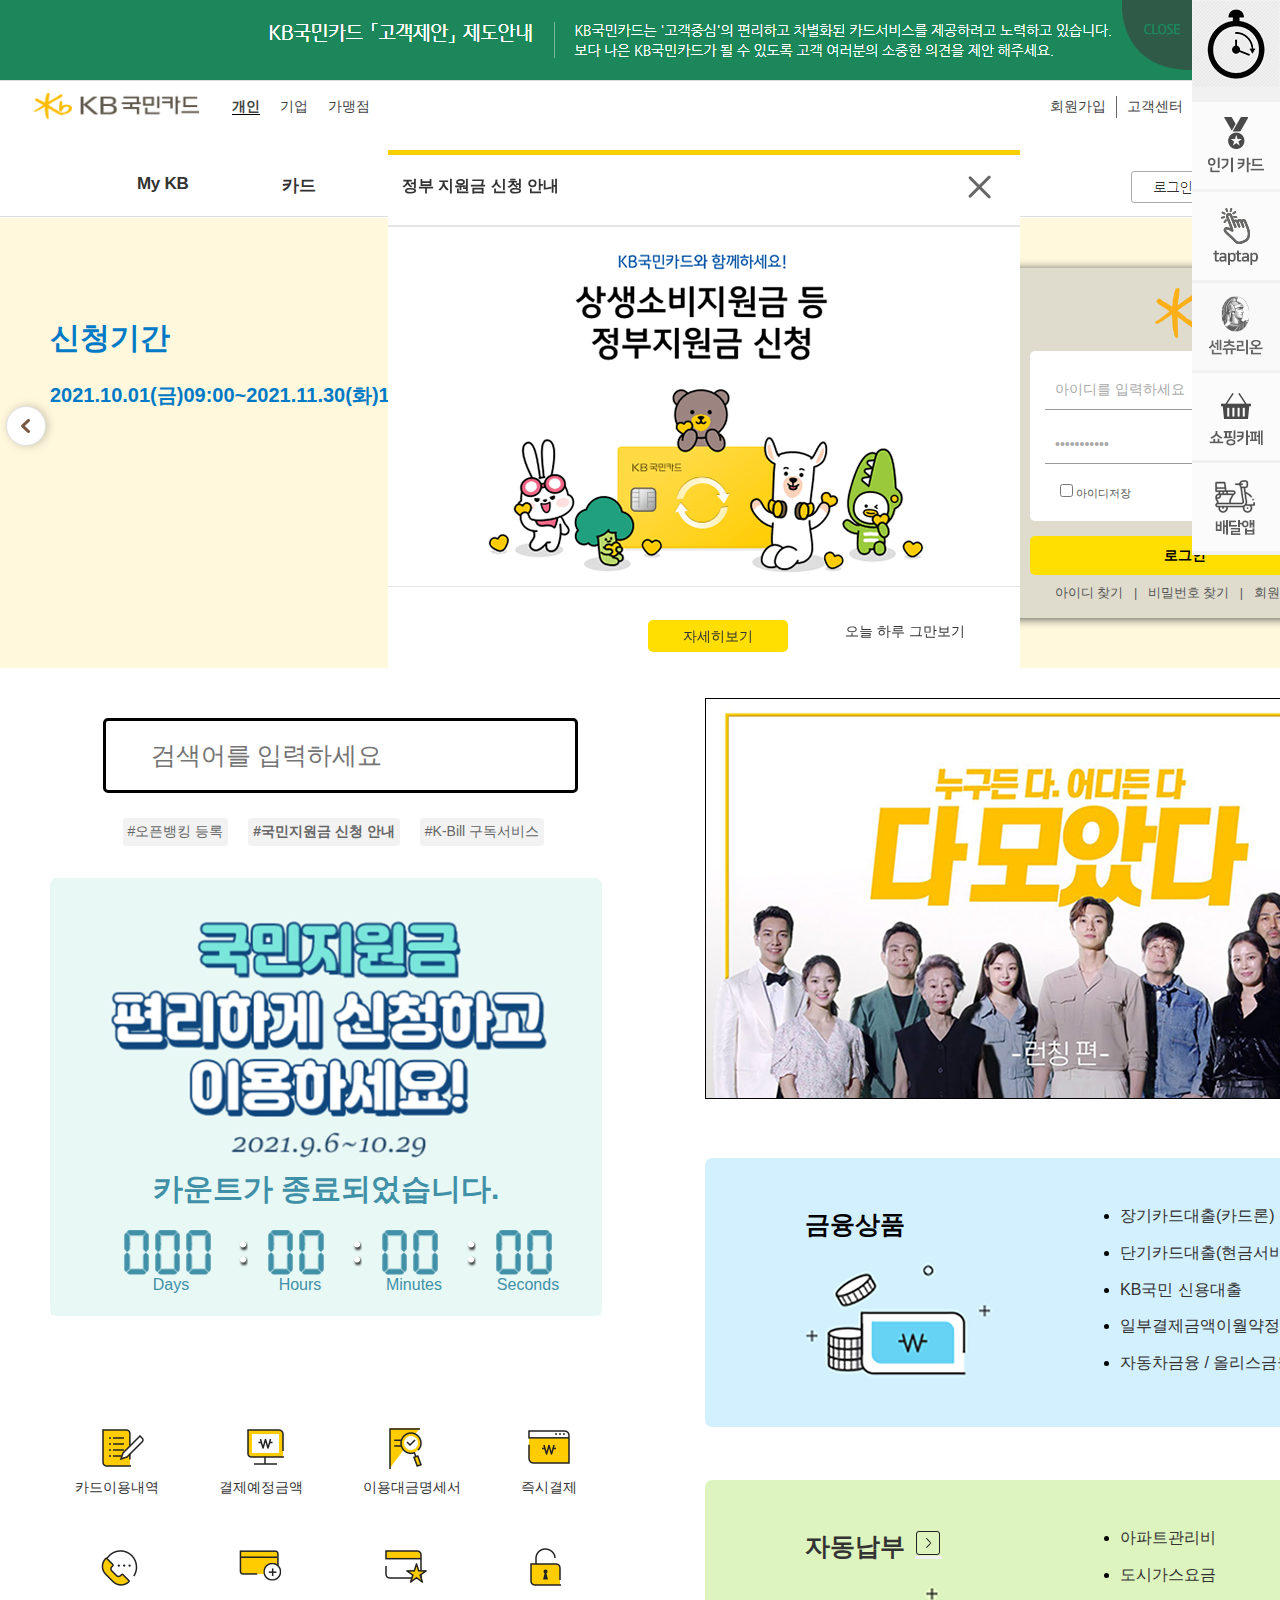
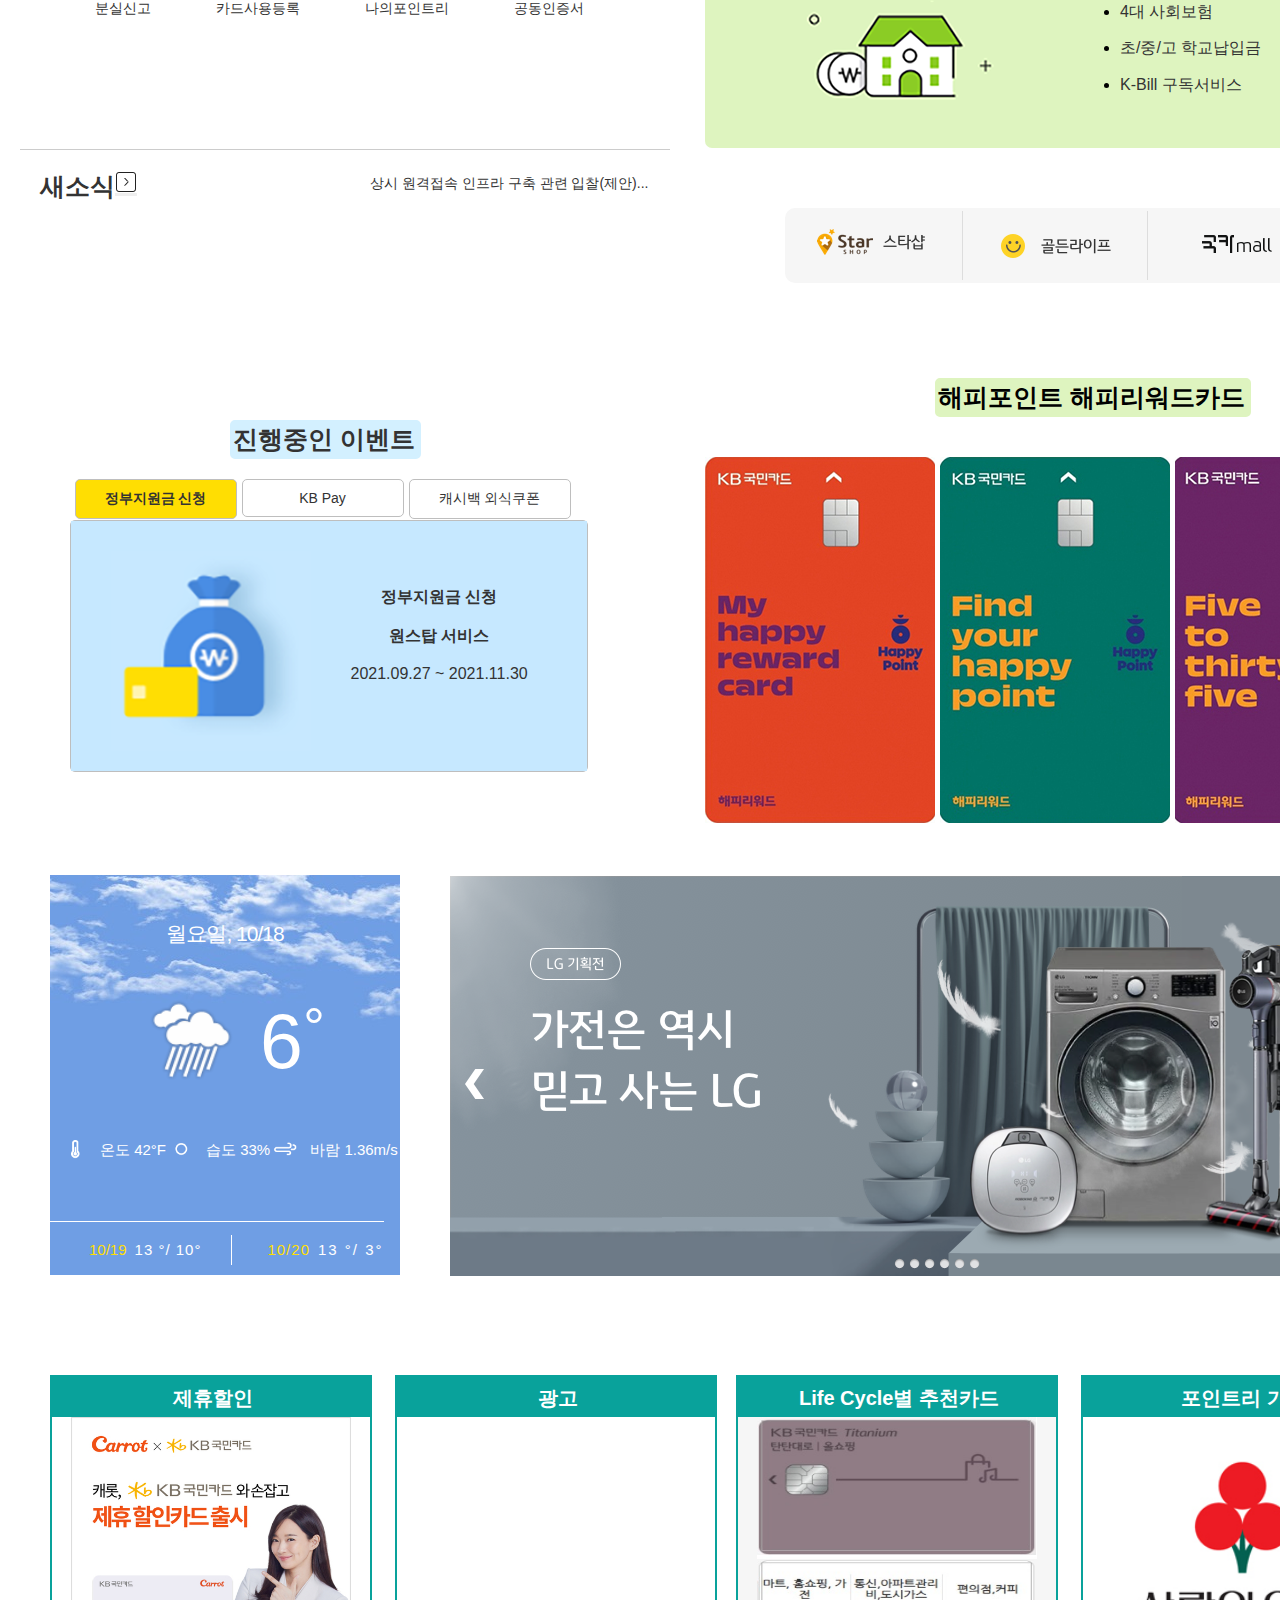
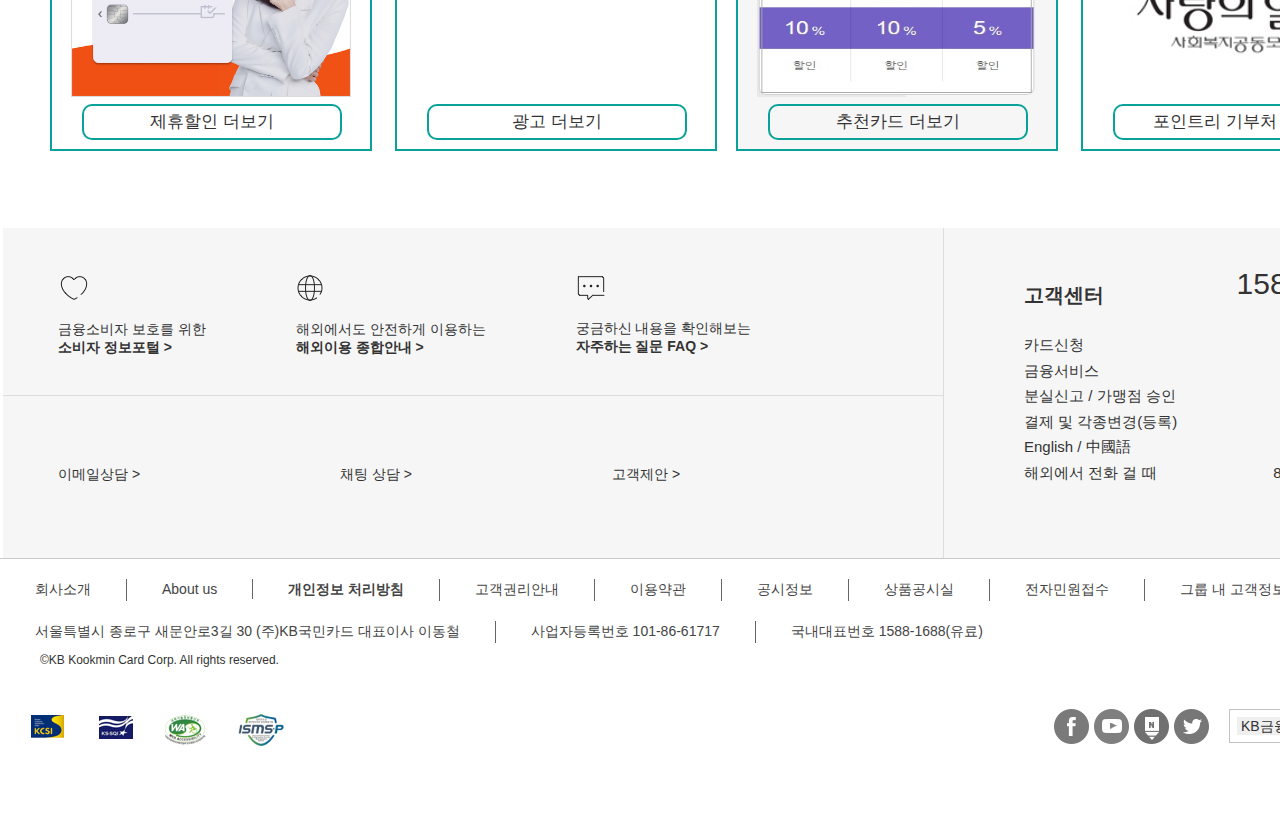
<file: index.html>
﻿<!DOCTYPE html>
<html lang="ko">
<head>
	<meta charset="UTF-8">
	<title>main</title>
	<link rel="stylesheet" href="css/style.css"/>
	<link rel="stylesheet" href="css/common.css"/>
	<link rel="shortcut icon" href="kyk.ico">
	<meta name="Keywords" content="고영관, 고영관 jQuery 포트폴리오, jQuery portfolio, Youngkwan's jQuery portfolio"/>
	<meta name="Description" content="고영관의 jQuery 페이지 입니다"/>
	<script src="js/jquery-1.7.1.min.js"></script>
	<script src="js/html5div.js"></script>
	<script src="js/html5shiv.js"></script>
	<script src="js/jquery.cookie.js"></script>
	<script src="js/script.js"></script>
</head>
<body onLoad="ddaycount()">
	<div id="popup">
		<div id="pop_header">
			<div class="pop_title">
				<h3>&nbsp;&nbsp;&nbsp정부 지원금 신청 안내
				</h3>
			</div>
			<div class="pop_close">
				<a href="#"><img src="images/bg_popup.gif" alt="팝업닫기"/></a>
			</div>
		</div>	
		<div id="pop_section">
			<img src="images/popup1.png" alt="팝업메인이미지"/>
		</div>
		<div id="pop_bottom">
			<div class="pop_detail">
				<ul>
					<li><a href="#">자세히보기</a></li>
				</ul>
			</div>	
			<div class="pop_checkbox">
				<label class="mainpopup_cookie" for="a1"><span>오늘 하루 그만보기</span></label>
			</div>
		</div>
	</div>
	<div id="top_banner">
		<div class="tbanner">
			<div class="notice">
			</div>
			<div class="top_pop_btn">
				<p class="btn_popup">
				</p>
			</div>
		</div>
	</div>
	<header>
		<div id="header">
			<div id="main_top" class="cf">
				<div id="main_gnb_right" class="cf"> 
					<ul>
						<li><a href="#"><span>회원가입</span></a></li>
						<li><a href="#"><span>고객센터</span></a></li>
						<li><a href="#"><span>상품공시실</span></a></li>
						<li class="last"><a href="#"><span>KB국민은행</span></a></li>
					</ul>
				</div><!-- id="main_gnb_right" -->
				<div id="main_logo">
					<a href="../index.html"><img src="images/main_logo.png" alt="main_logo"/></a>
				</div><!-- id="main_logo" -->
				<div id="main_gnb_left" class="cf">
					<ul>
						<li><a href="#"><span><strong>개인</strong></span></a></li>
						<li><a href="#"><span>기업</span></a></li>
						<li><a href="#"><span>가맹점</span></a></li>
					</ul>
				</div><!-- id="main_gnb_left" -->
			</div><!-- id="main_top" -->
			<div id="main_lnb" class="cf">
				<ul class="lnb_ldep cf">
					<li class="onedep" title="&nbsp;&nbsp;&nbsp;&nbsp;&nbsp;My KB"><a href="sub01/sub01.html" tabindex="1">My KB</a>
						<div class="lnb_2dep_wrap cf">
							<ul class="lnb_2dep cf">
								<li class="dep2_1 fl"><a href="#">나의 카드생활</a>
									<ul>
										<li><a href="#">한눈에 보기</a></li>
									</ul>
								</li>
								<li class="fl"><a href="#">카드이용</a>
									<ul>
										<li><a href="sub01/sub01.html">결제예정금액</a></li>
										<li><a href="sub01/sub01.html">이용대금명세서</a></li>
										<li><a href="sub01/sub01.html">카드이용 매출전표</a></li>
										<li><a href="sub01/sub01.html">카드이용실적</a></li>
										<li><a href="sub01/sub01.html">이용한도</a></li>
										<li><a href="sub01/sub01.html">가족카드(가족회원)</a></li>
									</ul>					
								</li>
								<li class="fl"><a href="#">대금결제</a>
									<ul>
										<li><a href="sub01/sub01.html">대금결제 안내</a></li>
										<li><a href="sub01/sub01.html">바로출금결제</a></li>
										<li><a href="sub01/sub01.html">가상계좌결제</a></li>
										<li><a href="sub01/sub01.html">국내이용 분할납부</a></li>
										<li><a href="sub01/sub01.html">해외이용 분할납부</a></li>
										<li><a href="sub01/sub01.html">예상할부수수료</a></li>
										<li><a href="sub01/sub01.html">할부기간 변경</a></li>
										<li><a href="sub01/sub01.html">결제내역</a></li>
									</ul>					
								</li>
								<li class="fl"><a href="#">정보관리</a>
									<ul>
										<li><a href="sub01/sub01.html">카드관리</a></li>
										<li><a href="sub01/sub01.html">고객정보</a></li>
										<li><a href="sub01/sub01.html">결제정보</a></li>
										<li><a href="sub01/sub01.html">혜택정보(마케팅)수신동의</a></li>
									</ul>
								</li>
								<li class="fl"><a href="#">카드이용실적</a>
									<ul>
										<li><a href="sub01/sub01.html">개인사업자용 이용내역</a></li>
										<li><a href="sub01/sub01.html">신용카드소득공제</a></li>
										<li><a href="sub01/sub01.html">카드금융거래확인서</a></li>
										<li><a href="sub01/sub01.html">채무확인서</a></li>
										<li><a href="sub01/sub01.html">부채증명서</a></li>
										<li><a href="sub01/sub01.html">상환관리</a></li>
										<li><a href="sub01/sub01.html">KB금융그룹 금융정보</a></li>
										<li><a href="sub01/sub01.html">이용한도</a></li>
										<li><a href="sub01/sub01.html">가족카드(가족회원)</a></li>
									</ul>
								</li>
							</ul>
						</div>
					</li> <!-- My kb -->
					<li class="onedep" title="&nbsp;&nbsp;&nbsp;&nbsp;&nbsp;카드"><a href="sub02/sub02.html" tabindex="2">카드</a>
						<div class="lnb_2dep_wrap cf">
							<ul class="lnb_2dep cf">
								<li class="dep2_1 fl"><a href="sub02/sub02.html">Life Cycle별 대표카드 안내</a>
									<ul>
										<li><a href="sub02/sub02.html">한눈에 보기</a></li>
										<li class="plus"><a href="#" >Life Cycle별 추천상품<span class="fr">+</span></a>
											<ul class="dep3">
												<li><a href="sub02/sub02.html">The Easy</a></li>
												<li><a href="sub02/sub02.html">다담</a></li>
												<li><a href="sub02/sub02.html">골든라이프올림</a></li>
											</ul>
										</li>
									</ul>
								</li>
								<li class="fl"><a href="#">카드상품안내</a>
									<ul>
										<li class="plus"><a href="#" >프리미엄카드<span class="fr">+</span></a>
											<ul class="dep3">
												<li><a href="sub02/sub02.html">TANTUM</a></li>
												<li><a href="sub02/sub02.html">VVIP</a></li>
												<li><a href="sub02/sub02.html">플래티늄</a></li>
											</ul>
										</li>
										<li class="plus"><a href="#" >신용카드<span class="fr">+</span></a>
											<ul class="dep3">
												<li><a href="sub02/sub02.html">포인트/마일리지</a></li>
												<li><a href="sub02/sub02.html">할인/선택형</a></li>
												<li><a href="sub02/sub02.html">교육/의료</a></li>
												<li><a href="sub02/sub02.html">마트/통신</a></li>
												<li><a href="sub02/sub02.html">쇼핑</a></li>
												<li><a href="sub02/sub02.html">커피 외식/문화 레져</a></li>
												<li><a href="sub02/sub02.html#">주유/렌탈 생활</a></li>
											</ul>
										</li>
										<li class="plus"><a href="#" >체크카드<span class="fr">+</span></a>
											<ul class="dep3">
												<li><a href="sub02/sub02.html">대중교통/통신</a></li>
												<li><a href="sub02/sub02.html">커피/외식/편의점</a></li>
												<li><a href="sub02/sub02.html">해외직구/마트/백화점</a></li>
												<li><a href="sub02/sub02.html">주유/적립</a></li>
												<li><a href="sub02/sub02.html">교육/의료/문화/레져</a></li>
												<li><a href="sub02/sub02.html">신한은행/농협 계좌전용</a></li>
											</ul>
										</li>
										<li><a href="sub02/sub02.html">공공/정부지원카드</a></li>
										<li class="plus"><a href="#" >선불카드<span class="fr">+</span></a>
											<ul class="dep3">
												<li><a href="sub02/sub02.html">기프트카드</a></li>
												<li><a href="sub02/sub02.html">충전식카드</a></li>
											</ul>
										</li>
										<li class="plus"><a href="#" >핀테크카드<span class="fr">+</span></a>
											<ul class="dep3">
												<li><a href="sub02/sub02.html">모바일단독카드</a></li>
												<li><a href="sub02/sub02.html">알파원카드</a></li>
											</ul>
										</li>
										<li><a href="sub02/sub02.html">맞춤카드</a></li>
										<li><a href="sub02/sub02.html">장기거래고객 레터링카드</a></li>
									</ul>
								</li>
								<li class="fl"><a href="#">카드발급/신청</a>
									<ul>
										<li class="plus"><a href="#" >카드신청<span class="fr">+</span></a>
											<ul class="dep3">
												<li><a href="sub03/sub03.html">카드신청</a></li>
												<li><a href="sub03/sub03.html">채무조정 성실상환자 신청</a></li>
												<li><a href="sub03/sub03.html">신속발급서비스</a></li>
												<li><a href="sub03/sub03.html">발급 카드번호 조회</a></li>
												<li><a href="sub03/sub03.html">장애유형별 본인확인 방법안내</a></li>
											</ul>
										</li>
										<li><a href="sub03/sub03.html">발급이력조회</a></li>
										<li><a href="sub03/sub03.html">발급상황조회</a></li>
										<li><a href="sub03/sub03.html">카드사용등록/카드 비밀번호 등록</a></li>
									</ul>
								</li>
							</ul>
						</div>
					</li> <!-- 카드 -->
					<li class="onedep" title="&nbsp;&nbsp;&nbsp;&nbsp;&nbsp;금융"><a href="sub04/sub04.html" tabindex="3">금융</a>
						<div class="lnb_2dep_wrap cf">
							<ul class="lnb_2dep cf">
								<li class="dep2_1 fl"><a href="../sub04/sub04.html">카드금융</a>
									<ul>
										<li><a href="sub04/sub04.html">장기카드대출</a></li>
										<li><a href="sub04/sub04.html">단기카드대출</a></li>
										<li><a href="sub04/sub04.html">일부결제금액이월약정</a></li>
									</ul>
								</li>
								<li class="fl"><a href="#">일반대출</a>
									<ul>
										<li><a href="sub04/sub04.html">KB국민 이지론플러스</a></li>
										<li><a href="sub04/sub04.html">KB국민 신용대출</a></li>
									</ul>
								</li>
								<li class="fl"><a href="#">자동차/올리스금융</a>
									<ul>
										<li><a href="sub04/sub04.html">자동차금융</a></li>
										<li><a href="sub04/sub04.html">중고차금융</a></li>
										<li><a href="sub04/sub04.html">올리스금융</a></li>
									</ul>
								</li>
							</ul>
						</div>
					</li> <!-- 금융 -->
					<li class="onedep" title="&nbsp;&nbsp;&nbsp;&nbsp;&nbsp;서비스"><a href="sub05/sub05.html" tabindex="4">서비스</a>
						<div class="lnb_2dep_wrap cf">
							<ul class="lnb_2dep cf">
								<li class="dep2_1 fl"><a href="sub05/sub05.html">생활대금납부</a>
									<ul>
										<li><a href="sub05/sub05.html">한눈에 보기</a></li>
										<li><a href="sub05/sub05.html">K-Bill Point</a></li>
										<li><a href="sub05/sub05.html">K-Bill 구독서비스</a></li>
										<li><a href="sub05/sub05.html">초중고 학교납입금</a></li>
										<li><a href="sub05/sub05.html">아파트관리비</a></li>
										<li><a href="sub05/sub05.html">도시가스요금</a></li>
										<li><a href="sub05/sub05.html">4대 사회보험금</a></li>
										<li><a href="sub05/sub05.html">전화요금</a></li>
										<li><a href="sub05/sub05.html">전기요금</a></li>
										<li><a href="sub05/sub05.html">지방세/국세</a></li>
										<li><a href="sub05/sub05.html">대학등록금</a></li>
									</ul>
								</li>
								<li class="fl"><a href="#">편의서비스</a>
									<ul>
										<li><a href="sub05/sub05.html">알림/안심서비스</a></li>
										<li><a href="sub05/sub05.html">채무면제/유예상품</a></li>
										<li><a href="sub05/sub05.html">굿터치(Good Touch)서비스</a></li>
									</ul>
								</li>
								<li class="fl"><a href="#">결제서비스</a>
									<ul>
										<li><a href="sub05/sub05.html">체크카드 소액신용결제서비스</a></li>
										<li><a href="sub05/sub05.html">신용/체크선택결제서비스</a></li>
										<li><a href="sub05/sub05.html">포인트연계할부서비스</a></li>
										<li><a href="sub05/sub05.html">KB Pay</a></li>
										<li><a href="sub05/sub05.html">일반결제(ISP)</a></li>
										<li><a href="sub05/sub05.html">PayOn 서비스</a></li>
										<li><a href="sub05/sub05.html">후불교통서비스</a></li>
										<li><a href="sub05/sub05.html">모바일티머니 후불형 서비스</a></li>
										<li><a href="sub05/sub05.html">ARS 결제</a></li>
									</ul>
								</li>
							</ul>
						</div>
					</li> <!-- 서비스 -->
					<li class="onedep" title="&nbsp;&nbsp;&nbsp;&nbsp;&nbsp;이벤트/혜택"><a href="sub03/sub03.html" tabindex="5">이벤트/혜택</a>
						<div class="lnb_2dep_wrap cf">
							<ul class="lnb_2dep cf">
								<li class="dep2_1 fl"><a href="sub03/sub03.html">이벤트</a>
									<ul>
										<li><a href="sub03/sub03.html">이벤트 메인</a></li>
										<li><a href="sub03/sub03.html">진행 중 이벤트</a></li>
										<li><a href="sub03/sub03.html">지난 이벤트</a></li>
										<li><a href="sub03/sub03.html">응모/당첨확인</a></li>
										<li><a href="sub03/sub03.html">제휴할인 이벤트</a></li>
									</ul>
								</li>
								<li class="fl"><a href="#">적립/할인</a>
									<ul>
										<li><a href="sub03/sub03.html">포인트리 안내</a></li>
										<li><a href="sub03/sub03.html">나의 포인트리</a></li>
										<li><a href="sub03/sub03.html">포인트리 사용/전환</a></li>
										<li><a href="sub03/sub03.html">포인트리 기부</a></li>
										<li><a href="sub03/sub03.html">나의 혜택</a></li>
										<li><a href="sub03/sub03.html">겟백 서비스</a></li>
									</ul>
								</li>
								<li class="fl"><a href="#">VIP서비스</a>
									<ul>
										<li><a href="sub03/sub03.html">VIP카드 쿠폰서비스</a></li>
										<li><a href="sub03/sub03.html">VIP카드 혜택 조회</a></li>
										<li><a href="sub03/sub03.html">프라임서비스</a></li>
										<li><a href="sub03/sub03.html">플래티늄서비스</a></li>
										<li><a href="sub03/sub03.html">VIP우대가맹점</a></li>
										<li><a href="sub03/sub03.html">KB스타클럽제도</a></li>
									</ul>
								</li>
								<li class="fl"><a href="#">스타샵</a>
									<ul>
										<li><a href="sub03/sub03.html">스타샵 찾기</a></li>
										<li><a href="sub03/sub03.html">스타샵 혜택</a></li>
										<li><a href="sub03/sub03.html">마이스타샵</a></li>
									</ul>
								</li>
								<li class="fl"><a href="#">혜택 가맹점</a>
									<ul>
										<li><a href="sub03/sub03.html">도서할인</a></li>
										<li><a href="sub03/sub03.html">펫코노미서비스</a></li>
										<li><a href="sub03/sub03.html">무이자할부</a></li>
									</ul>
								</li>
							</ul>
						</div>
					</li> <!-- 이벤트/혜택 -->
					<li class="onedep" title="&nbsp;&nbsp;&nbsp;&nbsp;&nbsp;라이프"><a href="sub04/sub04.html" tabindex="6"> 라이프</a>
					</li> <!-- 라이프 -->
					<div class="login_button cf">
						<li class="login">
						<a href="sub04/sub04.html"><img src="images/main_menu_login.png" alt="로그인 박스"/></a>
						</li>
					</div>
					<div class="search_button cf">
						<li class="show_balloon" title="&nbsp;&nbsp;&nbsp;&nbsp;&nbsp;검색">			
							<a href="index.html"><img src="images/main_menu_search.png" alt="검색 돋보기"/></a>
						</li>
					</div>
					<div class="all_menu_button cf">
						<li class="show_balloon" title="&nbsp;&nbsp;&nbsp;&nbsp;&nbsp;전체메뉴">
							<a href="index.html"><img src="images/main_menu_hambermeun.png" alt="전체 메뉴"/></a>
						</li>
					</div>		
				</ul>
			</div> <!-- id="m_lnb" -->
		</div> <!-- id="header" -->
	</header>
	<section>
		<div id="section_top">
			<div id="section_slideimg">
				<div class="animation">
					<div class="lef"><a href="#"><img src="images/visual_left.png" alt="이전"/></a></div>
					<div class="slider_panels cf">
						<div class="slider_image img1 fl"></div>
						<div class="slider_image img2 fl"></div>
						<div class="slider_image img3 fl"></div>
						<div class="slider_image img4 fl"></div>
						<div class="slider_image img5 fl"></div>
						<div class="slider_image img6 fl"></div>
					</div>		
					<div class="rig"><a href="#"><img src="images/visual_right.png" alt="다음"/></a></div>
					<div class="slider_text_panel">
						<div class="slider_text">
							<h2>신청기간</h2>
							<br/>
							<p>2021.10.01(금)09:00~2021.11.30(화)18:00
							</p>
						</div>
					</div>
					<div class="control_panels">
						<div class="control_btn"></div>
						<div class="control_btn"></div>
						<div class="control_btn"></div>
						<div class="control_btn"></div>
						<div class="control_btn"></div>
						<div class="control_btn"></div>
					</div>
					<div id="section_slogin">
						<div class="slogin_wrap fr cf">
							<div class="slogin cf">
								<div class="img">
									<img src="images/kb_symbolmark.png" alt="KB" width="60" height="50"/>
								</div>
								<form class="slogin_text cf" action="#" method="post">
									<fieldset>
										<input type="text" id="user_id" value="아이디를 입력하세요" class="guide_text"/>
										<input type="password" id="user_pwd" value="비밀번호를 입력하세요" class="guide_text">
										<div class="check cf">
											<p id="btn1" class="fl">
												<input type="checkbox" id="save_id" value="saved_id_yes">
												<label for="save_id">아이디저장</label>
											</p>	
											<p id="btn2" class="fr">	
												<input type="checkbox" id="secure" value="secure_yes">
												<label for="secure">1회용 비밀번호사용</label>	
											</p>
										</div>
										<input type="submit" value="로그인" id="btn_login">
										<p class="find cf">
											<a href="#">아이디 찾기</a>
											<a href="#">비밀번호 찾기</a>
											<a href="#" class="none">회원가입</a>
										</p>
									</fieldset>
								</form>
							</div><!-- 	class="slogin cf"	 -->
						</div>	
					</div> <!-- class="slogin_wrap fr cf" -->
				</div>
				<div class="slider_width">
					<div class="slider_img_bg cf">
						<div class="slider_bg bg1 fl"></div>
						<div class="slider_bg bg2 fl"></div>
						<div class="slider_bg bg3 fl"></div>
						<div class="slider_bg bg4 fl"></div>
						<div class="slider_bg bg5 fl"></div>
						<div class="slider_bg bg6 fl"></div>
					</div>
				</div>
			</div>
		</div>
		<div id="section_middle">
			<div id="section_left">
				<div id="section_search">
					<div class="section_searchbox">
					  <div class="container">
						  <input type="search" id="search" placeholder="검색어를 입력하세요" />
						</div>
						<ul>
							<li><a href="#">#오픈뱅킹 등록</a></li>
						</ul>
						<ul>
							<li><a href="#"><strong>#국민지원금 신청 안내</strong></a></li>
						</ul>
						<ul>
							<li><a href="#">#K-Bill 구독서비스</a></li>
						</ul>	
					</div>
				</div>
				<div id="section_ddaycount">
					<h2 id="countment">5차 국민지원금 신청마감까지</h2>
					<div class="counter">
						<ul class="cf">
							<li id="countD" class="firstli fl">
								<img src="images/num0.png" width="31" id="day100" class="fl" />
								<img src="images/num0.png" width="31" id="day10" class="fl" />
								<img src="images/num0.png" width="31" id="day1" class="fl" />
								<p>Days</p>
							</li>
							<li class="fl">
								<img src="images/day_bg3.png" width="10" id="middle" class="fl" />
							</li>
							<li id="counterH" class="fl">
								<img src="images/num0.png" width="31" id="hour10" class="fl" alt="시간10의자리" />
								<img src="images/num0.png" width="31" id="hour1" class="fl" alt="시간1의자리" />
								<p>Hours</p>
							</li>
							<li class="fl">
								<img src="images/day_bg3.png" width="10" id="middle" class="fl" />
							</li>
							<li id="counterM" class="fl">
								<img src="images/num0.png" width="31" id="min10" class="fl" alt="분10의자리" />
								<img src="images/num0.png" width="31" id="min1" class="fl" alt="분1의자리" />
								<p>Minutes</p>
							</li>
							<li class="fl">
								<img src="images/day_bg3.png" width="10" id="middle" class="fl" />
							</li>
							<li id="counterS" class="fl">
								<img src="images/num0.png" width="31" id="sec10" class="fl" alt="초10의자리" />
								<img src="images/num0.png" width="31" id="sec1" class="fl" alt="초1의자리" />
								<p>Seconds</p>
							</li>
						</ul>
					</div>
				</div>
				<div id="section_menu">
					<div class="section_menu_img1">
						<ul>
							<li>
								<a href="#"><img src="images/section_menu1.png" alt="section_menu1"/></a>
							</li>
							<li>
								<a href="#"><img src="images/section_menu2.png" alt="section_menu2"/></a>
							</li>
							<li>
								<a href="#"><img src="images/section_menu3.png" alt="section_menu3"/></a>
							</li>
							<li>
								<a href="#"><img src="images/section_menu4.png" alt="section_menu4"/></a>
							</li>
						</ul>
					</div>
					<div class="section_menu_text1">
						<ul>
							<li><a href="#"><span>카드이용내역</span></a></li>
							<li><a href="#"><span>결제예정금액</span></a></li>
							<li><a href="#"><span>이용대금명세서</span></a></li>
							<li><a href="#"><span>즉시결제</span></a></li>
						</ul>
					</div>
					<div class="section_menu_img2">
						<ul>
							<li>
								<a href="#"><img src="images/section_menu5.png" alt="section_menu5"/></a>
							</li>
							<li>
								<a href="#"><img src="images/section_menu6.png" alt="section_menu6"/></a>
							</li>
							<li>
								<a href="#"><img src="images/section_menu7.png" alt="section_menu7"/></a>
							</li>
							<li>
								<a href="#"><img src="images/section_menu8.png" alt="section_menu8"/></a>
							</li>
						</ul>
					</div>
					<div class="section_menu_text2">
						<ul>
							<li><a href="#"><span>분실신고</span></a></li>
							<li><a href="#"><span>카드사용등록</span></a></li>
							<li><a href="#"><span>나의포인트리</span></a></li>
							<li><a href="#"><span>공동인증서</span></a></li>
						</ul>
					</div>
				</div>
				<div id="section_news">
					<div class="section_news_list">
						<ul>
							<li><a href="#">상시 원격접속 인프라 구축 관련 입찰(제안)...</a></li>
						</ul>
					</div>
					<div class="section_news_title">
						<ul>
							<li><a href="#"><strong>새소식</strong></a></li>
							<li><a href="#"><button type="button"class="btn"><img src="images/section_news_btn.png" alt="새소식 버튼"/></button></a></li>
						</ul>
					</div>
				</div>
				<div id="section_tabmenu">
					<h3>진행중인 이벤트</h3>
					<div class="container">
						<ul class="tab_title">
							<li class="on">정부지원금 신청</li>
							<li>KB Pay</li>
							<li>캐시백 외식쿠폰</li>
						</ul>
						<div class="tab_con">
							<div class="on">
								<a href="sub01/sub01.html"><img src="images/tabmenu1.png" alt="이벤트1"/></a>
								<a href="sub01/sub01.html"><strong><br/><br/>정부지원금 신청<br/><br/>원스탑 서비스</strong><br/><br/>2021.09.27 ~ 2021.11.30</a>
							</div>
							<div class="tab2">
								<a href="sub02/sub02.html"><img src="images/tabmenu2.png" alt=""/></a>
								<a href="sub02/sub02.html"><strong><br/><br/>KB Pay 최초 신규등록<br/><br/>다 모였다! KB Pay</strong><br/><br/>2021.10.01 ~ 2021.12.31</a>
							</div>
							<div class="tab3">
								<a href="sub03/sub03.html"><img src="images/tabmenu3.png" alt=""/></a>
								<a href="sub03/sub03.html"><strong><br/><br/>1만원씩 캐시백 받는<br/><br/>정부 지원 외식쿠폰</strong><br/><br/>2021.09.15 ~ 2021.12.31</a>
							</div>
						</div>
					</div>
				</div>
				<div id="section_weather">
					<div class="weather_box">
						<div class="weather">
							<div class="weather_icon">
								<img src="images/iconbig.png" alt="비" />
							</div>
							<div class="etc">
								<div class="tem cf"><img src="images/tem.png" alt="온도"/><span>온도 42°F</span></div>
								<div class="humi cf"><img src="images/humi.png" alt="습도"/><span>습도 33% </span></div>
								<div class="wind cf"><img src="images/wind.png" alt="바람"/><span>바람 1.36m/s </span></div>
							</div>
							<div class="dateweek">
								<div class="datecontent">
									10/19<br />
								</div>
								<div class="number">
									<span class="high">13 </span>&deg;/
									<span class="low">10</span>&deg;
								</div>
								<div class="datecontent02">
									10/20<br />
								</div>
								<div class="number02">
									<span class="high">13 </span>&deg;/
									<span class="low">3</span>&deg;
								</div>
							</div>
						</div>
						<div class="today">
							<div class="temp">
								<span class="c">6</span><span class="degspan">&deg;</span>
							</div>
							<div class="date">
								월요일,&nbsp;10/18
							</div>
						</div>
					</div>		
				</div>
				<div id="slidebanner_wrap" class=" cf">
					<div class="slide_box11 cf">
						<div class="slide_box11_theme cf">
							<h3 class="p_title cf">제휴할인</h3>
							 <a href="#"><img src="images/carrot.jpg" width="280" height="280" alt="캐롯 제휴할인"/></a>
							 <p class="promo_box_bar cf">제휴할인 더보기</p>
							<div class="slide_box11_contentsImg cf">
								<div class="slide_box11_content1 fl">
									<a href="#"><img src="images/11.png" width="280" height="280" alt="11번가 제휴할인"/><p>제휴할인 자세히보기</p></a>
								</div>
								<div class="slide_box11_content2 fl">
									<a href="#"><img src="images/watcha.jpg" width="280" height="280" alt="현대해상다이렉트제휴할인"/><p>제휴할인 자세히보기</p></a>
								</div>
								<div class="slide_box11_content3 fl">
									<a href="#"><img src="images/lotte.jpg" width="280" height="280" alt="롯데 제휴할인"/><p>제휴할인 자세히보기</p></a>
								</div>
							</div>
						</div>
					</div>
					<div class="slide_box21 cf">
						<div class="slide_box21_theme cf">
							<h3 class="p_title cf">광고</h3>
							<iframe class="player" width="280" height="280"
	src="https://youtube.com/embed/tJjILeaH25M?/enablejsapi=1&origin=http://example.com"
	allowfullscreen></iframe>
							 <p class="promo_box_bar cf">광고 더보기</p>
						</div>
						<div class="slide_box21_contentsImg cf">
							<div class="slide_box21_content1 fl">
								<iframe class="player" width="280" height="260"
	src="https://youtube.com/embed/HbcPms1qHbQ?/enablejsapi=1&origin=http://example.com"
	allowfullscreen></iframe>
							<p>서른의 맞춤법, 그 두 번째 이야기</p>
							</div>
							<div class="slide_box21_content2 fl">
								<iframe class="player" width="280" height="260"
	src="https://youtube.com/embed/9-VkbFe2U3U?/enablejsapi=1&origin=http://example.com"
	allowfullscreen></iframe>
							<p>"하늘같은 든든함, 아버지(몰래카메라)" 편</p>
							</div>
							<div class="slide_box21_content3 fl">
								<iframe class="player" width="280" height="260"
	src="https://youtube.com/embed/pYzdu4EPc24?/enablejsapi=1&origin=http://example.com"
	allowfullscreen></iframe>
							<p>KB Pay 모델 10인의 촬영장<br/>비하인드 몰아보기</p>
							</div>
						</div>
					</div>
					<div class="slide_box31 cf">
						<div class="slide_box31_theme cf">
							<h3 class="p_title cf">Life Cycle별 추천카드</h3>
							 <a href="#"><img src="images/20card.jpg" width="280" height="280" alt="20 추천카드"/></a>
							 <p class="promo_box_bar cf">추천카드 더보기</p>
						</div>
						<div class="slide_box31_contentsImg cf">
							<div class="slide_box31_content1 fl">
								<a href="#"><img src="images/2030card.jpg" width="280" height="280" alt="2030 추천카드"/><p>2030 추천카드 자세히보기</p>
								</a>
							</div>
							<div class="slide_box31_content2 fl">
								<a href="#"><img src="images/3050card.jpg" width="280" height="280" alt="3050 추천카드"/><p>3050 추천카드 자세히보기</p>
								</a>
							</div>
							<div class="slide_box31_content3 fl">
								<a href="#"><img src="images/50card1.jpg" width="280" height="280" alt="50 추천카드"/><p>50이상 추천카드 자세히보기</p></a>
							</div>
						</div>
					</div>
					<div class="slide_box41 cf">
						<div class="slide_box41_theme cf">
							<h3 class="p_title cf">포인트리 기부</h3>
							 <a href="#"><img src="images/lovefruit.jpg" width="280" height="280" alt="사랑의열매 이미지"/></a>
							 <p class="promo_box_bar cf">포인트리 기부처 더보기</p>
						</div>
						<div class="slide_box41_contentsImg cf">
							<div class="slide_box41_content1 fl">
								<a href="#"><img src="images/goodneighbors.jpg" width="280" height="280" alt="굿네이버스 이미지"/><p>굿네이버스에 기부하기</p>
								</a>
							</div>
							<div class="slide_box41_content2 fl">
								<a href="#"><img src="images/unicef_korea.jpg" width="280" height="280" alt="유니세프코리아 이미지"/><p>유니세프코리아에 기부하기</p>
								</a>
							</div>
							<div class="slide_box41_content3 fl">
								<a href="#"><img src="images/korean_Red_cross.jpg" width="280" height="280" alt="대한적십자사 이미지"/><p>대한적십자사에 기부하기</p></a>
							</div>
						</div>
					</div>
				</div>
			</div>
			<div id="section_right">
				<div id="section_banner">
					<div class="slideshow">
						<a href="#"><img src="images/banner1.jpg"/></a>
						<a href="#" class="alt"><img src="images/banner2.jpg" /></a>
						<a href="#" class="alt"><img src="images/banner3.jpg" /></a>
						<a href="#" class="alt"><img src="images/banner4.jpg" /></a>
						<a href="#" class="alt"><img src="images/banner5.jpg" /></a>
						<a href="#" class="alt"><img src="images/banner6.jpg" /></a>
						<a href="#" class="alt"><img src="images/banner7.jpg" /></a>
						<a href="#" class="alt"><img src="images/banner8.jpg" /></a>
					</div>
				</div>
				<div id="section_loan">
					<div class="section_loan_list">
						<ul>
							<li><a href="#">장기카드대출(카드론)</a></li>
							<li><a href="#">단기카드대출(현금서비스)</a></li>
							<li><a href="#">KB국민 신용대출</a></li>
							<li><a href="#">일부결제금액이월약정</a></li>
							<li><a href="#">자동차금융 / 올리스금융</a></li>
						</ul>
					</div>
					<div class="section_loan_title">
						<ul>
							<li><strong>금융상품</strong></li>
						</ul>
					</div>
					<div class="section_loan_img">
						<img src="images/section_loan.png" alt="금융상품 이미지"/>
					</div>
				</div>
				<div id="section_autopay">
					<div class="section_autopay_list">
						<ul>
							<li><a href="#">아파트관리비</a></li>
							<li><a href="#">도시가스요금</a></li>
							<li><a href="#">4대 사회보험</a></li>
							<li><a href="#">초/중/고 학교납입금</a></li>
							<li><a href="#">K-Bill 구독서비스</a></li>
						</ul>
					</div>
					<div class="section_autopay_title">
						<ul>
							<li class="first"><a href="#"><strong>자동납부</strong></a></li>
							<li><a href="#"><button type="button"class="btn"><img src="images/section_autopay_btn.png" alt="자동납부 버튼"/></button></a></li>
						</ul>
					</div>
					<div class="section_autopay_img">
						<img src="images/section_autopay.png" alt="자동납부 이미지"/>
					</div>
				</div>
				<div id="section_baro">
					<div class="section_barogagi">
						<ul>
							<li class="first"><a href="#"><img src="images/section_baro1.png" alt="바로가기1"/></a></li>
							<li><a href="#"><img src="images/section_baro2.png" alt="바로가기2"/></a></li>
							<li class="last"><a href="#"><img src="images/section_baro3.png" alt="바로가기3"/></a></li>
						</ul>
					</div>
				</div>
				<div id="section_cardhover">
					<h3>해피포인트 해피리워드카드</h3>
					<div class="box_in">
						<div class="box">
							<div class="box_1"><a href="#"><img src="images/card_on_01.jpg" alt="해피포인트카드1"/></a></div>
							<div class="box_2"><a href="#"><img src="images/card_on_02.jpg" alt="해피포인트카드2"/></a></div>
							<div class="box_3"><a href="#"><img src="images/card_on_03.jpg" alt="해피포인트카드3"/></a></div>
						</div>
					</div>
				</div>
				<div id="section_slideimg2">
					<div class="animation_canvas">
						<div class="left"><a href="#"><img src="images/left_arr.png" alt="이전"/></a></div>
						<div class="slider_panel cf">
							<div class="slider_img image1 fl"></div>
							<div class="slider_img image2 fl"></div>
							<div class="slider_img image3 fl"></div>
							<div class="slider_img image4 fl"></div>
							<div class="slider_img image5 fl"></div>
							<div class="slider_img image6 fl"></div>
						</div>		
						<div class="right"><a href="#"><img src="images/right_arr.png" alt="다음"/></a></div>
						<div class="control_panel">
							<div class="control_button"></div>
							<div class="control_button"></div>
							<div class="control_button"></div>
							<div class="control_button"></div>
							<div class="control_button"></div>
							<div class="control_button"></div>
						</div>
					</div>
				</div>
			</div>
			<div id="section_etcbox">
				<div id="etcbox_servicecenter">
					<div id="etcbox_servicecenter_left">
						<ul>
							<li class="first"><strong>고객센터</strong></li>
							<li>카드신청</li>
							<li>금융서비스</li>
							<li>분실신고 / 가맹점 승인</li>
							<li>결제 및 각종변경(등록)</li>
							<li>English / 中國語</li>
							<li>해외에서 전화 걸 때</li>
						</ul>
					</div>
					<div id="etcbox_servicecenter_right">
						<ul>
							<li class="first">1588-1688</li>
							<li>1899-0077</li>
							<li>1588-2788</li>
							<li>1588-1788</li>
							<li>1899-0800</li>
							<li>1644-9993</li>
							<li>82-2-6300-7300</li>
						</ul>
					</div>
				</div>
				<div id="etcbox_information">
					<div class="etcbox_infor">
						<ul>
							<li><a href="#"><img src="images/etcbox_information.png" alt="소비자 정보포털"/><br/><br/>금융소비자 보호를 위한 <br/><strong>소비자 정보포털 ></strong></a></li>
						</ul>
						<ul>	
							<li><a href="#"><img src="images/etcbox_information1.png" alt="해외이용 종합안내"/><br/><br/>해외에서도 안전하게 이용하는<br/><strong>해외이용 종합안내 ></strong></a></li>
						</ul>
						<ul>	
							<li><a href="#"><img src="images/etcbox_information2.png" alt="자주하는 질문 FAQ"/><br/><br/>궁금하신 내용을 확인해보는<br/><strong>자주하는 질문 FAQ ></strong></a></li>
						</ul>
					</div>
				</div>
				<div id="etcbox_consulting">
					<div class="etcbox_consul">
						<ul>
							<li><a href="#">이메일상담 ></a></li>
						</ul>
						<ul>
							<li><a href="#">채팅 상담 ></a></li>
						</ul>
						<ul>	
							<li><a href="#">고객제안 ></a></li>
						</ul>
					</div>
				</div>
			</div>
		</div>
	</section>
	<footer>
		<div id="footer">
			<div id="footer_top">
				<ul>
					<li><a href="#"><span>회사소개</span></a></li>
					<li><a href="#"><span>About us</span></a></li>
					<li><a href="#"><span><strong>개인정보 처리방침</strong></span></a></li>
					<li><a href="#"><span>고객권리안내</span></a></li>
					<li><a href="#"><span>이용약관</span></a></li>
					<li><a href="#"><span>공시정보</span></a></li>
					<li><a href="#"><span>상품공시실</span></a></li>
					<li><a href="#"><span>전자민원접수</span></a></li>
					<li class="last"><a href="#"><span>그룹 내 고객정보 제공내역</span></a></li>
				</ul>
				<ul>
					<li><a>서울특별시 종로구 새문안로3길 30 (주)KB국민카드 대표이사 이동철</a></li>
					<li><a>사업자등록번호 101-86-61717</a></li>
					<li class="last"><a href="#">국내대표번호 1588-1688(유료)</a></li>
				</ul>
				<p>&copy;KB Kookmin Card Corp. All rights reserved.</p>
			</div>
			<div id="footer_left">
				<a href="#"><img src="images/footer1.png" alt="footer1"/></a>
				<a href="#"><img src="images/footer2.png" alt="footer2"/></a>
				<a href="#"><img src="images/footer3.png" alt="footer3"/></a>
				<a href="#"><img src="images/footer4.png" alt="footer3"/></a>
			</div>
			<div id="footer_right">
				<div class="kbnet_link">
					<ul>
						<li>
							<select name="kbnet_link_choice" id="kbnet_link_choice">
								<option value="KB금융그룹 네트워크">KB금융그룹 네트워크
								<option value="KB신용정보">KB신용정보
								<option value="KB데이타시스템">KB데이타시스템
								<option value="KB인베스트먼트">KB인베스트먼트
								<option value="KB저축은행">KB저축은행
								<option value="KB부동산신탁">KB부동산신탁
								<option value="KB생명보험">KB생명보험
								<option value="KB캐피탈">KB캐피탈
								<option value="KB자산운용">KB자산운용
								<option value="푸르덴셜생명">푸르덴셜생명
								<option value="KB손해보험">KB손해보험
								<option value="KB증권">KB증권
								<option value="KB국민은행">KB국민은행
								<option value="KB금융그룹">KB금융그룹
							</select>
						</li>
					</ul>
				</div>
				<div class="box2"></div>
				<div class="box3"></div>		
				<div class="box4"></div>
				<div class="box1"></div>
			</div>	
		</div>
	</footer>
	
	<aside>
		<span class="quick_toggle"><span class="indent"></span></span>
		<div class="quickmenu">
			<h3 class="quickhead"><a href="#"><img src="images/quick_head.png" alt="quickmenu"/></a></h3>
			<ul class="quick_icon">
				<li class="quick01"><a href="#"><img src="images/m_01.png" alt="인기카드"/></a></li>
				<li class="quick02"><a href="#"><img src="images/m_02.png" alt="taptap"/></a></li>
				<li class="quick03"><a href="#"><img src="images/m_03.png" alt="센츄리온"/></a></li>
				<li class="quick04"><a href="#"><img src="images/m_04.png" alt="쇼핑카페"/></a></li>
				<li class="quick05"><a href="#"><img src="images/m_05.png" alt="배달앱"/></a></li>
			</ul>
		</div>
	</aside>
</body>
</html>
</file>
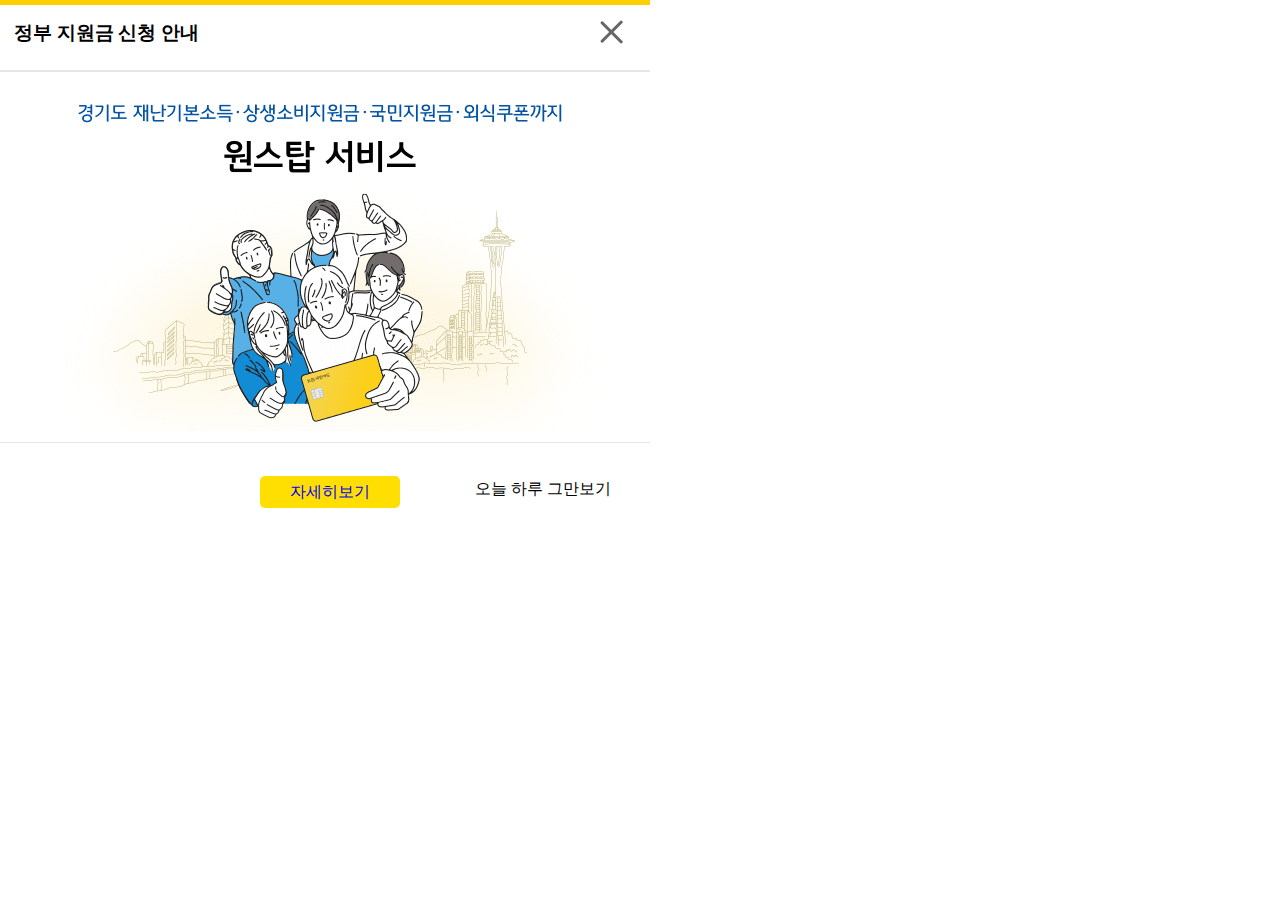
<file: popup.html>
﻿<!DOCTYPE html>
<html lang="ko">
<head>
	<meta charset="UTF-8">
	<title>정부 지원금 신청 안내</title>
	<link rel="stylesheet" href="css/popup.css"/>
	<script src="js/jquery-1.7.1.min.js"></script>
	<script src="js/jquery.cookie.js"></script>
	<script src="js/popup.js"></script>
</head>
<body>
	<div id="wrap">
		<div id="pop_header">
			<div class="pop_title">
				<h3>&nbsp;&nbsp;&nbsp정부 지원금 신청 안내
				</h3>
			</div>
			<div class="pop_close">
				<a href="#"><img src="images/bg_popup.gif" alt="팝업닫기"/></a>
			</div>
		</div>	
		<div id="pop_section">
			<img src="images/popup.png" alt="팝업메인이미지"/>
		</div>
		<div id="pop_bottom">
			<div class="pop_detail">
				<ul>
					<li><a href="#">자세히보기</a></li>
				</ul>
			</div>	
			<div class="pop_checkbox">
				<label class="windowpopup_cookie" for="a1"><span>오늘 하루 그만보기</span></label>
			</div>
		</div>
	</div>
</body>

</html>
</file>
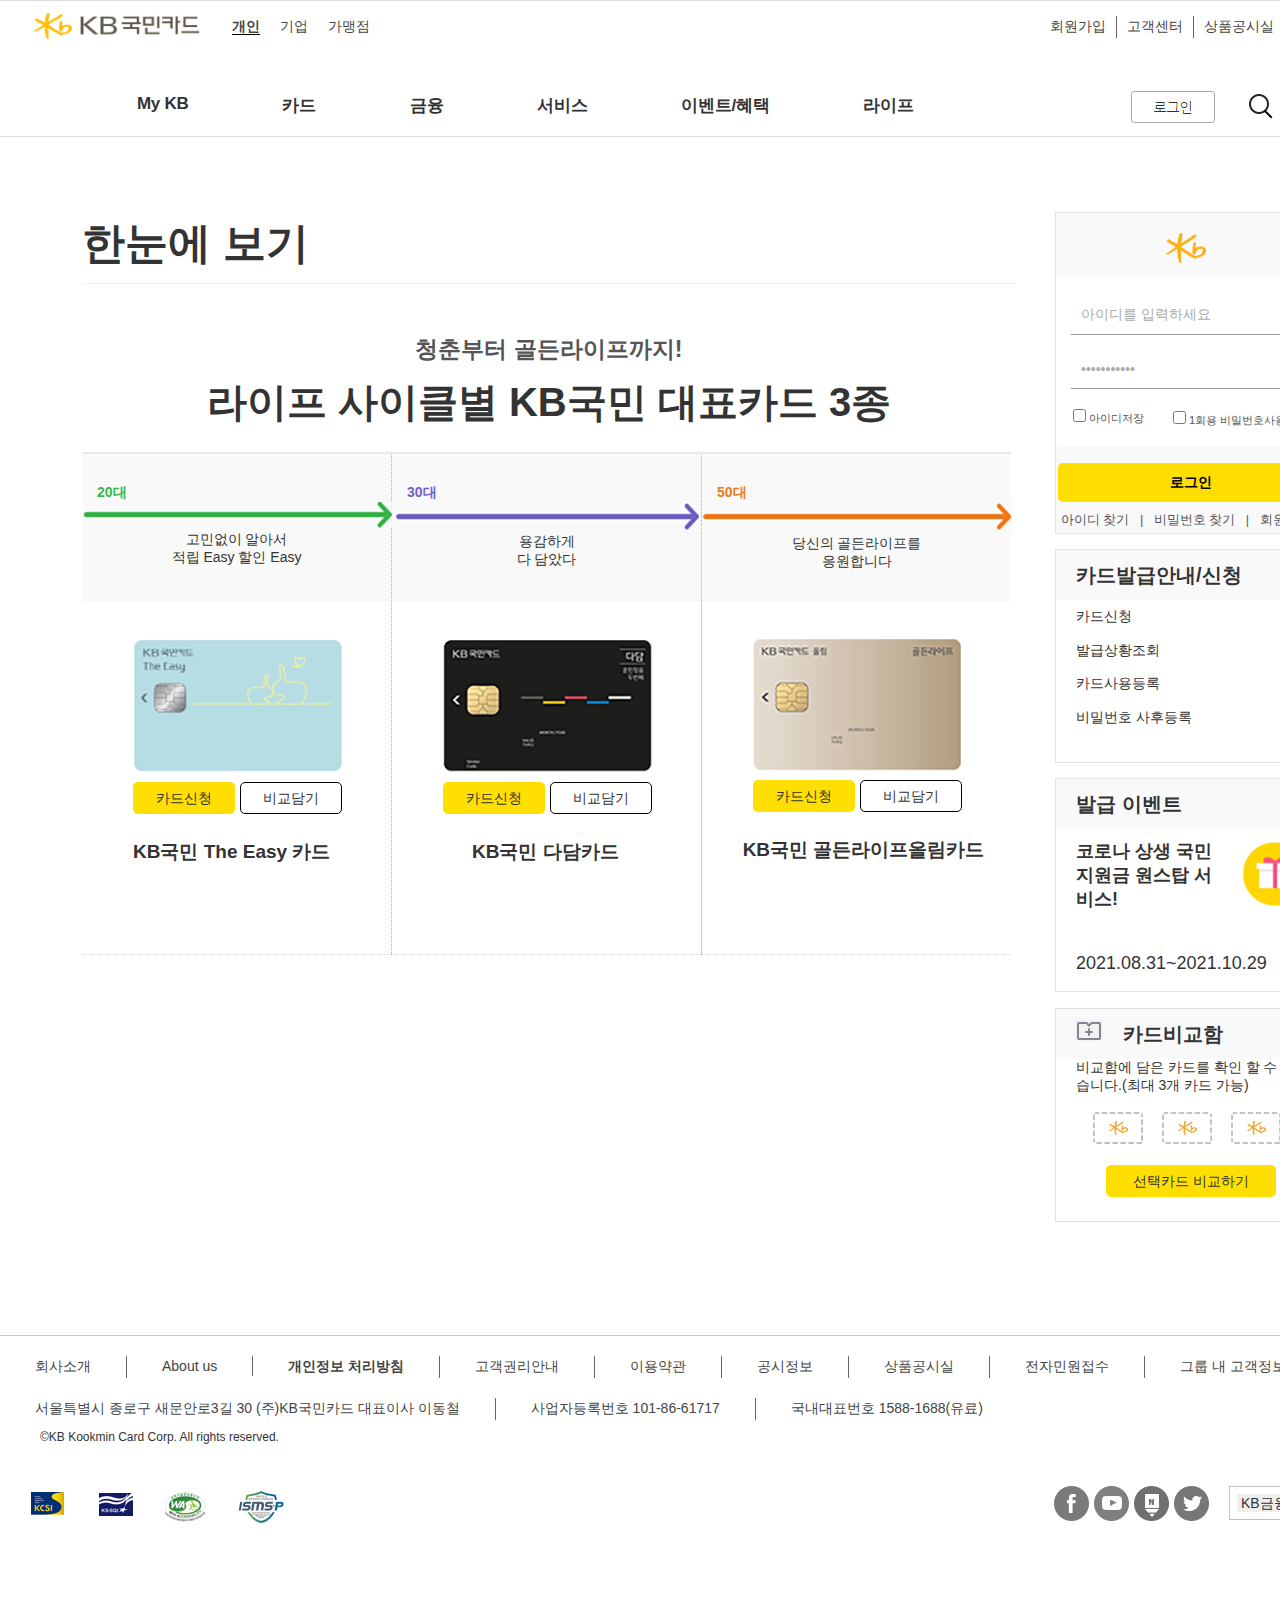
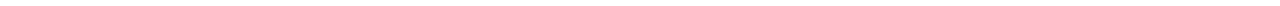
<file: sub01/sub01.html>
﻿<!DOCTYPE html>
<html lang="ko">
<head>
	<meta charset="UTF-8">
	<title>sub01</title>
	<link rel="stylesheet" href="css/sub01.css"/>
	<link rel="stylesheet" href="../css/common.css"/>
	<link rel="shortcut icon" href="../kyk.ico">
	<meta name="Keywords" content="고영관, 고영관 jQuery 포트폴리오, jQuerys portfolio, Youngkwan's jQuery portfolio"/>
	<meta name="Description" content="고영관의 jQuery 페이지 입니다"/>
	<script src="../js/jquery-1.7.1.min.js"></script>
	<script src="../js/html5div.js"></script>
	<script src="../js/html5shiv.js"></script>
	<script src="js/sub01.js"></script>
</head>
<body>
	<header>
		<div id="header">
			<div id="main_top" class="cf">
				<div id="main_gnb_right" class="cf"> 
					<ul>
						<li><a href="#"><span>회원가입</span></a></li>
						<li><a href="#"><span>고객센터</span></a></li>
						<li><a href="#"><span>상품공시실</span></a></li>
						<li class="last"><a href="#"><span>KB국민은행</span></a></li>
					</ul>
				</div><!-- id="main_gnb_right" -->
				<div id="main_logo">
					<a href="../index.html"><img src="images/main_logo.png" alt="main_logo"/></a>
				</div><!-- id="main_logo" -->
				<div id="main_gnb_left" class="cf">
					<ul>
						<li><a href="#"><span><strong>개인</strong></span></a></li>
						<li><a href="#"><span>기업</span></a></li>
						<li><a href="#"><span>가맹점</span></a></li>
					</ul>
				</div><!-- id="main_gnb_left" -->
			</div><!-- id="main_top" -->
			<div id="main_lnb" class="cf">
				<ul class="lnb_ldep cf">
					<li class="onedep" title="&nbsp;&nbsp;&nbsp;&nbsp;&nbsp;My KB"><a href="../index.html" tabindex="1">My KB</a>
						<div class="lnb_2dep_wrap cf">
							<ul class="lnb_2dep cf">
								<li class="dep2_1 fl"><a href="../index.html">나의 카드생활</a>
									<ul>
										<li><a href="../index.html">한눈에 보기</a></li>
									</ul>
								</li>
								<li class="fl"><a href="#">카드이용</a>
									<ul>
										<li><a href="../index.html">결제예정금액</a></li>
										<li><a href="../index.html">이용대금명세서</a></li>
										<li><a href="../index.html">카드이용 매출전표</a></li>
										<li><a href="../index.html">카드이용실적</a></li>
										<li><a href="../index.html">이용한도</a></li>
										<li><a href="../index.html">가족카드(가족회원)</a></li>
									</ul>					
								</li>
								<li class="fl"><a href="#">대금결제</a>
									<ul>
										<li><a href="../index.html">대금결제 안내</a></li>
										<li><a href="../index.html">바로출금결제</a></li>
										<li><a href="../index.html">가상계좌결제</a></li>
										<li><a href="../index.html">국내이용 분할납부</a></li>
										<li><a href="../index.html">해외이용 분할납부</a></li>
										<li><a href="../index.html">예상할부수수료</a></li>
										<li><a href="../index.html">할부기간 변경</a></li>
										<li><a href="../index.html">결제내역</a></li>
									</ul>					
								</li>
								<li class="fl"><a href="../index.html">정보관리</a>
									<ul>
										<li><a href="../index.html">카드관리</a></li>
										<li><a href="../index.html">고객정보</a></li>
										<li><a href="../index.html">결제정보</a></li>
										<li><a href="../index.html">혜택정보(마케팅)수신동의</a></li>
									</ul>
								</li>
								<li class="fl"><a href="../index.html">카드이용실적</a>
									<ul>
										<li><a href="../index.html">개인사업자용 이용내역</a></li>
										<li><a href="../index.html">신용카드소득공제</a></li>
										<li><a href="../index.html">카드금융거래확인서</a></li>
										<li><a href="../index.html">채무확인서</a></li>
										<li><a href="../index.html">부채증명서</a></li>
										<li><a href="../index.html">상환관리</a></li>
										<li><a href="../index.html">KB금융그룹 금융정보</a></li>
										<li><a href="../index.html">이용한도</a></li>
										<li><a href="../index.html">가족카드(가족회원)</a></li>
									</ul>
								</li>
							</ul>
						</div>
					</li> <!-- My kb -->
					<li class="onedep" title="&nbsp;&nbsp;&nbsp;&nbsp;&nbsp;카드"><a href="../sub02/sub02.html" tabindex="2">카드</a>
						<div class="lnb_2dep_wrap cf">
							<ul class="lnb_2dep cf">
								<li class="dep2_1 fl"><a href="../sub02/sub02.html">Life Cycle별 대표카드 안내</a>
									<ul>
										<li><a href="../sub02/sub02.html">한눈에 보기</a></li>
										<li class="plus"><a href="#" >Life Cycle별 추천상품<span class="fr">+</span></a>
											<ul class="dep3">
												<li><a href="../sub02/sub02.html">The Easy</a></li>
												<li><a href="../sub02/sub02.html">다담</a></li>
												<li><a href="../sub02/sub02.html">골든라이프올림</a></li>
											</ul>
										</li>
									</ul>
								</li>
								<li class="fl"><a href="#">카드상품안내</a>
									<ul>
										<li class="plus"><a href="#" >프리미엄카드<span class="fr">+</span></a>
											<ul class="dep3">
												<li><a href="../sub02/sub02.html">TANTUM</a></li>
												<li><a href="../sub02/sub02.html">VVIP</a></li>
												<li><a href="../sub02/sub02.html">플래티늄</a></li>
											</ul>
										</li>
										<li class="plus"><a href="#" >신용카드<span class="fr">+</span></a>
											<ul class="dep3">
												<li><a href="../sub02/sub02.html">포인트/마일리지</a></li>
												<li><a href="../sub02/sub02.html">할인/선택형</a></li>
												<li><a href="../sub02/sub02.html">교육/의료</a></li>
												<li><a href="../sub02/sub02.html">마트/통신</a></li>
												<li><a href="../sub02/sub02.html">쇼핑</a></li>
												<li><a href="../ub02/sub02.html">커피 외식/문화 레져</a></li>
												<li><a href="../sub02/sub02.html#">주유/렌탈 생활</a></li>
											</ul>
										</li>
										<li class="plus"><a href="#" >체크카드<span class="fr">+</span></a>
											<ul class="dep3">
												<li><a href="../sub02/sub02.html">대중교통/통신</a></li>
												<li><a href="../sub02/sub02.html">커피/외식/편의점</a></li>
												<li><a href="../sub02/sub02.html">해외직구/마트/백화점</a></li>
												<li><a href="../sub02/sub02.html">주유/적립</a></li>
												<li><a href="../sub02/sub02.html">교육/의료/문화/레져</a></li>
												<li><a href="../sub02/sub02.html">신한은행/농협 계좌전용</a></li>
											</ul>
										</li>
										<li><a href="../sub02/sub02.html">공공/정부지원카드</a></li>
										<li class="plus"><a href="#" >선불카드<span class="fr">+</span></a>
											<ul class="dep3">
												<li><a href="../sub02/sub02.html">기프트카드</a></li>
												<li><a href="../sub02/sub02.html">충전식카드</a></li>
											</ul>
										</li>
										<li class="plus"><a href="#" >핀테크카드<span class="fr">+</span></a>
											<ul class="dep3">
												<li><a href="../sub02/sub02.html">모바일단독카드</a></li>
												<li><a href="../sub02/sub02.html">알파원카드</a></li>
											</ul>
										</li>
										<li><a href="../sub02/sub02.html">맞춤카드</a></li>
										<li><a href="../sub02/sub02.html">장기거래고객 레터링카드</a></li>
									</ul>
								</li>
								<li class="fl"><a href="#">카드발급/신청</a>
									<ul>
										<li class="plus"><a href="#" >카드신청<span class="fr">+</span></a>
											<ul class="dep3">
												<li><a href="../sub03/sub03.html">카드신청</a></li>
												<li><a href="../sub03/sub03.html">채무조정 성실상환자 신청</a></li>
												<li><a href="../sub03/sub03.html">신속발급서비스</a></li>
												<li><a href="../sub03/sub03.html">발급 카드번호 조회</a></li>
												<li><a href="../sub03/sub03.html">장애유형별 본인확인 방법안내</a></li>
											</ul>
										</li>
										<li><a href="../sub03/sub03.html">발급이력조회</a></li>
										<li><a href="../sub03/sub03.html">발급상황조회</a></li>
										<li><a href="../sub03/sub03.html">카드사용등록/카드 비밀번호 등록</a></li>
									</ul>
								</li>
							</ul>
						</div>
					</li> <!-- 카드 -->
					<li class="onedep" title="&nbsp;&nbsp;&nbsp;&nbsp;&nbsp;금융"><a href="../sub04/sub04.html" tabindex="3">금융</a>
						<div class="lnb_2dep_wrap cf">
							<ul class="lnb_2dep cf">
								<li class="dep2_1 fl"><a href="../sub04/sub04.html">카드금융</a>
									<ul>
										<li><a href="../sub04/sub04.html">장기카드대출</a></li>
										<li><a href="../sub04/sub04.html">단기카드대출</a></li>
										<li><a href="../sub04/sub04.html">일부결제금액이월약정</a></li>
									</ul>
								</li>
								<li class="fl"><a href="#">일반대출</a>
									<ul>
										<li><a href="../sub04/sub04.html">KB국민 이지론플러스</a></li>
										<li><a href="../sub04/sub04.html">KB국민 신용대출</a></li>
									</ul>
								</li>
								<li class="fl"><a href="#">자동차/올리스금융</a>
									<ul>
										<li><a href="../sub04/sub04.html">자동차금융</a></li>
										<li><a href="../sub04/sub04.html">중고차금융</a></li>
										<li><a href="../sub04/sub04.html">올리스금융</a></li>
									</ul>
								</li>
							</ul>
						</div>
					</li> <!-- 금융 -->
					<li class="onedep" title="&nbsp;&nbsp;&nbsp;&nbsp;&nbsp;서비스"><a href="../index.html" tabindex="4">서비스</a>
						<div class="lnb_2dep_wrap cf">
							<ul class="lnb_2dep cf">
								<li class="dep2_1 fl"><a href="sub01/sub01.html">생활대금납부</a>
									<ul>
										<li><a href="../index.html">한눈에 보기</a></li>
										<li><a href="../index.html">K-Bill Point</a></li>
										<li><a href="../index.html">K-Bill 구독서비스</a></li>
										<li><a href="../index.html">초중고 학교납입금</a></li>
										<li><a href="../index.html">아파트관리비</a></li>
										<li><a href="../index.html">도시가스요금</a></li>
										<li><a href="../index.html">4대 사회보험금</a></li>
										<li><a href="../index.html">전화요금</a></li>
										<li><a href="../index.html">전기요금</a></li>
										<li><a href="../index.html">지방세/국세</a></li>
										<li><a href="../index.html">대학등록금</a></li>
									</ul>
								</li>
								<li class="fl"><a href="#">편의서비스</a>
									<ul>
										<li><a href="../index.html">알림/안심서비스</a></li>
										<li><a href="../index.html">채무면제/유예상품</a></li>
										<li><a href="../index.html">굿터치(Good Touch)서비스</a></li>
									</ul>
								</li>
								<li class="fl"><a href="#">결제서비스</a>
									<ul>
										<li><a href="../index.html">체크카드 소액신용결제서비스</a></li>
										<li><a href="../index.html">신용/체크선택결제서비스</a></li>
										<li><a href="../index.html">포인트연계할부서비스</a></li>
										<li><a href="../index.html">KB Pay</a></li>
										<li><a href="../index.html">일반결제(ISP)</a></li>
										<li><a href="../index.html">PayOn 서비스</a></li>
										<li><a href="../index.html">후불교통서비스</a></li>
										<li><a href="../index.html">모바일티머니 후불형 서비스</a></li>
										<li><a href="../index.html">ARS 결제</a></li>
									</ul>
								</li>
							</ul>
						</div>
					</li> <!-- 서비스 -->
					<li class="onedep" title="&nbsp;&nbsp;&nbsp;&nbsp;&nbsp;이벤트/혜택"><a href="../sub03/sub03.html" tabindex="5">이벤트/혜택</a>
						<div class="lnb_2dep_wrap cf">
							<ul class="lnb_2dep cf">
								<li class="dep2_1 fl"><a href="sub03/sub03.html">이벤트</a>
									<ul>
										<li><a href="../sub03/sub03.html">이벤트 메인</a></li>
										<li><a href="../sub03/sub03.html">진행 중 이벤트</a></li>
										<li><a href="../sub03/sub03.html">지난 이벤트</a></li>
										<li><a href="../sub03/sub03.html">응모/당첨확인</a></li>
										<li><a href="../sub03/sub03.html">제휴할인 이벤트</a></li>
									</ul>
								</li>
								<li class="fl"><a href="#">적립/할인</a>
									<ul>
										<li><a href="../sub03/sub03.html">포인트리 안내</a></li>
										<li><a href="../sub03/sub03.html">나의 포인트리</a></li>
										<li><a href="../sub03/sub03.html">포인트리 사용/전환</a></li>
										<li><a href="../sub03/sub03.html">포인트리 기부</a></li>
										<li><a href="../sub03/sub03.html">나의 혜택</a></li>
										<li><a href="../sub03/sub03.html">겟백 서비스</a></li>
									</ul>
								</li>
								<li class="fl"><a href="#">VIP서비스</a>
									<ul>
										<li><a href="../sub03/sub03.html">VIP카드 쿠폰서비스</a></li>
										<li><a href="../sub03/sub03.html">VIP카드 혜택 조회</a></li>
										<li><a href="../sub03/sub03.html">프라임서비스</a></li>
										<li><a href="../sub03/sub03.html">플래티늄서비스</a></li>
										<li><a href="../sub03/sub03.html">VIP우대가맹점</a></li>
										<li><a href="../sub03/sub03.html">KB스타클럽제도</a></li>
									</ul>
								</li>
								<li class="fl"><a href="#">스타샵</a>
									<ul>
										<li><a href="../sub03/sub03.html">스타샵 찾기</a></li>
										<li><a href="../sub03/sub03.html">스타샵 혜택</a></li>
										<li><a href="../sub03/sub03.html">마이스타샵</a></li>
									</ul>
								</li>
								<li class="fl"><a href="#">혜택 가맹점</a>
									<ul>
										<li><a href="../sub03/sub03.html">도서할인</a></li>
										<li><a href="../sub03/sub03.html">펫코노미서비스</a></li>
										<li><a href="../sub03/sub03.html">무이자할부</a></li>
									</ul>
								</li>
							</ul>
						</div>
					</li> <!-- 이벤트/혜택 -->
					<li class="onedep" title="&nbsp;&nbsp;&nbsp;&nbsp;&nbsp;라이프"><a href="../sub04/sub04.html" tabindex="6"> 라이프</a>
					</li> <!-- 라이프 -->
					<div class="login_button cf">
						<li class="login">
						<a href="../sub04/sub04.html"><img src="images/main_menu_login.png" alt="로그인 박스"/></a>
						</li>
					</div>
					<div class="search_button cf">
						<li class="show_balloon" title="&nbsp;&nbsp;&nbsp;&nbsp;&nbsp;검색">			
							<a href="../index.html"><img src="images/main_menu_search.png" alt="검색 돋보기"/></a>
						</li>
					</div>
					<div class="all_menu_button cf">
						<li class="show_balloon" title="&nbsp;&nbsp;&nbsp;&nbsp;&nbsp;전체메뉴">
							<a href="../index.html"><img src="images/main_menu_hambermeun.png" alt="전체 메뉴"/></a>
						</li>
					</div>		
				</ul>
			</div> <!-- id="m_lnb" -->
		</div> <!-- id="header" -->
	</header>
	
	<section>
		<div id="section">
			<div id="section_left">
				<h1>한눈에 보기</h1>
				<div id="section_title">
					<ul>
						<li class="first">청춘부터 골든라이프까지!</li>
						<li class="last">라이프 사이클별 KB국민 대표카드 3종</li>
					</ul>
				</div>
				<div id="section_card1">
					<div class="card20">
						<ul>
							<li class="first">20대</li>
							<li><img src="images/arrow20.png" alt="20대 추천 카드 화살표"/></li>
							<li>고민없이 알아서</li>
							<li>적립 Easy 할인 Easy</li>
						</ul>
					</div>
					<div class="recommend_card20">
						<ul>
							<li class="first"><a href="#"><img src="images/card20.png" alt="20대 추천카드"/></a></li>
							<li class="second"><a href="#">카드신청</a></li>
							<li class="third"><a href="#">비교담기</a></li>
							<li class="last"><strong>KB국민 The Easy 카드</strong></li>
						</ul>
					</div>
				</div>
				<div id="section_card2">
					<div class="card30">
						<ul>
							<li class="first">30대</li>
							<li><img src="images/arrow30.png" alt=""/></li>
							<li>용감하게</li>
							<li>다 담았다</li>
						</ul>
					</div>
					<div class="recommend_card30">
						<ul>
							<li class="first"><a href="#"><img src="images/card30.png" alt="30대 추천카드"/></a></li>
							<li class="second"><a href="#">카드신청</a></li>
							<li class="third"><a href="#">비교담기</a></li>
							<li class="last"><strong>KB국민 다담카드</strong></li>
						</ul>
					</div>
				</div>
				<div id="section_card3">
					<div class="card50">
						<ul>
							<li class="first">50대</li>
							<li><img src="images/arrow50.png" alt=""/></li>
							<li>당신의 골든라이프를</li>
							<li>응원합니다</li>
						</ul>
					</div>
					<div class="recommend_card50">
						<ul>
							<li class="first"><a href="#"><img src="images/card50.png" alt="50대 추천카드"/></a></li>
							<li class="second"><a href="#">카드신청</a></li>
							<li class="third"><a href="#">비교담기</a></li>
							<li class="last"><strong>KB국민 골든라이프올림카드</strong></li>
						</ul>
					</div>
				</div>
			</div>
			<div id="section_right">
				<div id="section_mymenubox">
					<div id="section_slogin">
						<div class="slogin cf">
							<div class="img">
								<img src="images/kb_symbolmark.png" alt="KB" width="40" height="30"/>
							</div>
							<form class="slogin_text cf" action="#" method="post">
								<fieldset>
									<input type="text" id="user_id" value="아이디를 입력하세요" class="guide_text"/>
									<input type="password" id="user_pwd" value="비밀번호를 입력하세요" class="guide_text">
									<div class="check cf">
										<p id="btn1">
											<input type="checkbox" id="save_id" value="saved_id_yes">
											<label for="save_id">아이디저장</label>
										</p>	
										<p id="btn2">	
											<input type="checkbox" id="secure" value="secure_yes">
											<label for="secure">1회용 비밀번호사용</label>	
										</p>
									</div>
									<input type="submit" value="로그인" id="btn_login">
									<p class="find cf">
										<a href="#">아이디 찾기</a>
										<a href="#">비밀번호 찾기</a>
										<a href="#" class="none">회원가입</a>
									</p>
								</fieldset>
							</form>
						</div><!-- 	class="slogin cf"	 -->
					</div>	
				</div> <!-- id="section_mymenubox" -->
				<div id="section_card_issuance">
					<ul class="title">
						<li>카드발급안내/신청</li>
					</ul>
					<ul>
						<li><a href="#">카드신청</a></li>
						<li><a href="#">발급상황조회</a></li>
						<li><a href="#">카드사용등록</a></li>
						<li><a href="#">비밀번호 사후등록</a></li>
					</ul>
				</div>
				<div id="section_issuance_event">
					<ul class="title">
						<li>발급 이벤트</li>
					</ul>
					<ul>
						<li class="img"><a href="#"><img src="images/gift_box.png" alt="이벤트 박스"/></a></li>
						<li><a href="#"><strong>코로나 상생 국민지원금 원스탑 서비스!</strong><span><br/><br/><br/>2021.08.31~2021.10.29</span></a></li>
					</ul>
				</div>
				<div id="section_card_comparison_box">
					<ul class="title">
						<li><img src="images/card_comparison_box.png" alt="카드비교함"/><strong>카드비교함</strong></li>
					</ul>
					<ul>
						<li>비교함에 담은 카드를 확인 할 수 있습니다.(최대 3개 카드 가능)</li>
						<li><a href="#"><img src="images/card_add.png" alt="카드추가"/></a></li>
						<li><a href="#"><img src="images/card_add.png" alt="카드추가"/></a></li>
						<li><a href="#"><img src="images/card_add.png" alt="카드추가"/></a></li>
						<li class="last"><a href="#">선택카드 비교하기</a></li>
					</ul>
				</div>
			</div>
		</div>
	</section>
	<footer>
		<div id="footer">
			<div id="footer_top">
				<ul>
					<li><a href="#"><span>회사소개</span></a></li>
					<li><a href="#"><span>About us</span></a></li>
					<li><a href="#"><span><strong>개인정보 처리방침</strong></span></a></li>
					<li><a href="#"><span>고객권리안내</span></a></li>
					<li><a href="#"><span>이용약관</span></a></li>
					<li><a href="#"><span>공시정보</span></a></li>
					<li><a href="#"><span>상품공시실</span></a></li>
					<li><a href="#"><span>전자민원접수</span></a></li>
					<li class="last"><a href="#"><span>그룹 내 고객정보 제공내역</span></a></li>
				</ul>
				<ul>
					<li><a>서울특별시 종로구 새문안로3길 30 (주)KB국민카드 대표이사 이동철</a></li>
					<li><a>사업자등록번호 101-86-61717</a></li>
					<li class="last"><a href="#">국내대표번호 1588-1688(유료)</a></li>
				</ul>
				<p>&copy;KB Kookmin Card Corp. All rights reserved.</p>
			</div>
			<div id="footer_left">
				<a href="#"><img src="images/footer1.png" alt="footer1"/></a>
				<a href="#"><img src="images/footer2.png" alt="footer2"/></a>
				<a href="#"><img src="images/footer3.png" alt="footer3"/></a>
				<a href="#"><img src="images/footer4.png" alt="footer3"/></a>
			</div>
			<div id="footer_right">
				<div class="kbnet_link">
					<ul>
						<li>
							<select name="kbnet_link_choice" id="kbnet_link_choice">
								<option value="KB금융그룹 네트워크">KB금융그룹 네트워크
								<option value="KB신용정보">KB신용정보
								<option value="KB데이타시스템">KB데이타시스템
								<option value="KB인베스트먼트">KB인베스트먼트
								<option value="KB저축은행">KB저축은행
								<option value="KB부동산신탁">KB부동산신탁
								<option value="KB생명보험">KB생명보험
								<option value="KB캐피탈">KB캐피탈
								<option value="KB자산운용">KB자산운용
								<option value="푸르덴셜생명">푸르덴셜생명
								<option value="KB손해보험">KB손해보험
								<option value="KB증권">KB증권
								<option value="KB국민은행">KB국민은행
								<option value="KB금융그룹">KB금융그룹
							</select>
						</li>
					</ul>
				</div>
				<div class="box2"></div>
				<div class="box3"></div>		
				<div class="box4"></div>
				<div class="box1"></div>
			</div>	
		</div>
	</footer>
</body>
</html>
</file>
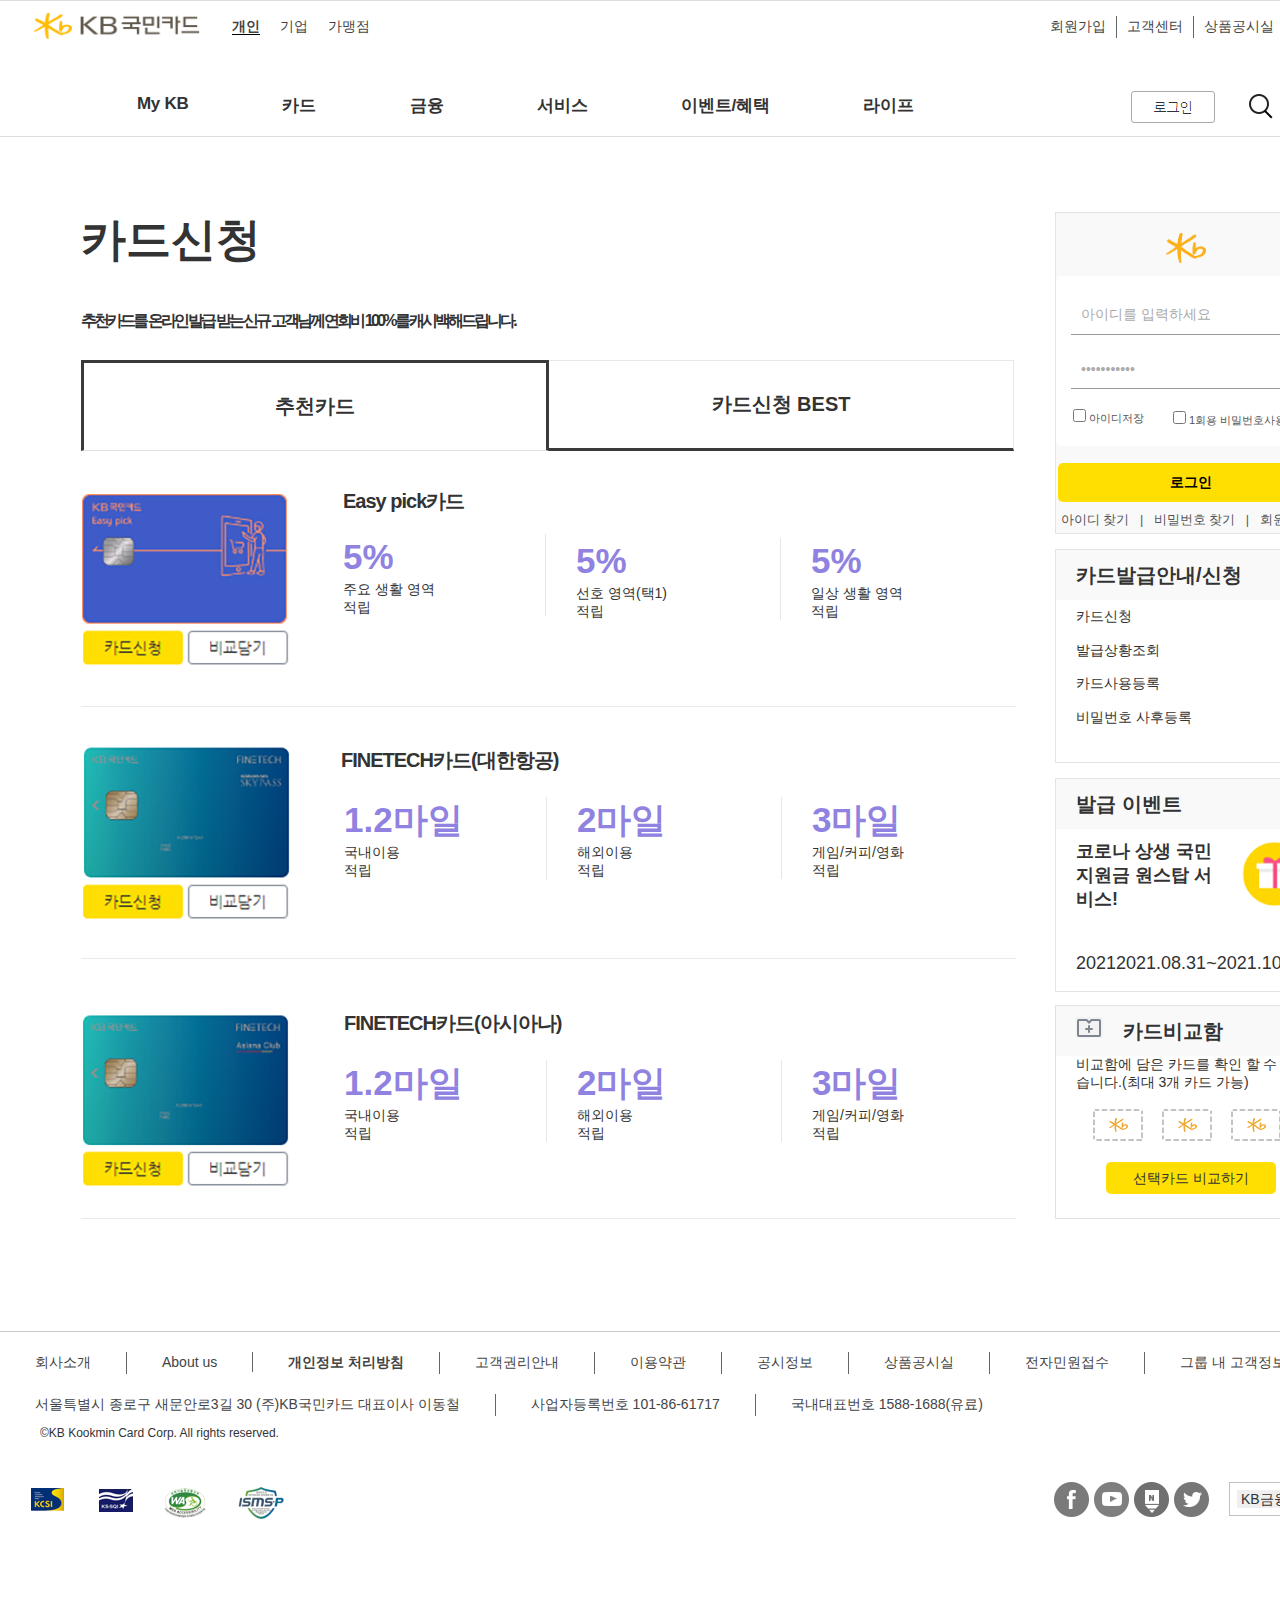
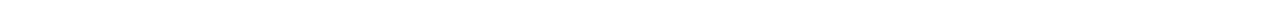
<file: sub02/sub02.html>
﻿<!DOCTYPE html>
<html lang="ko">
<head>
	<meta charset="UTF-8">
	<title>sub02</title>
	<link rel="stylesheet" href="css/sub02.css"/>
	<link rel="stylesheet" href="../css/common.css"/>
	<link rel="shortcut icon" href="../kyk.ico">
	<meta name="Keywords" content="고영관, 고영관 jQuery 포트폴리오, jQuery portfolio, Youngkwan's jQuery portfolio"/>
	<meta name="Description" content="고영관의 jQuery 페이지 입니다"/>
	<script src="../js/jquery-1.7.1.min.js"></script>
	<script src="../js/html5div.js"></script>
	<script src="../js/html5shiv.js"></script>
	<script src="js/sub02.js"></script>
</head>
<body>
	<header>
		<div id="header">
			<div id="main_top" class="cf">
				<div id="main_gnb_right" class="cf"> 
					<ul>
						<li><a href="#"><span>회원가입</span></a></li>
						<li><a href="#"><span>고객센터</span></a></li>
						<li><a href="#"><span>상품공시실</span></a></li>
						<li class="last"><a href="#"><span>KB국민은행</span></a></li>
					</ul>
				</div><!-- id="main_gnb_right" -->
				<div id="main_logo">
					<a href="../index.html"><img src="images/main_logo.png" alt="main_logo"/></a>
				</div><!-- id="main_logo" -->
				<div id="main_gnb_left" class="cf">
					<ul>
						<li><a href="#"><span><strong>개인</strong></span></a></li>
						<li><a href="#"><span>기업</span></a></li>
						<li><a href="#"><span>가맹점</span></a></li>
					</ul>
				</div><!-- id="main_gnb_left" -->
			</div><!-- id="main_top" -->
			<div id="main_lnb" class="cf">
				<ul class="lnb_ldep cf">
					<li class="onedep" title="&nbsp;&nbsp;&nbsp;&nbsp;&nbsp;My KB"><a href="../index.html" tabindex="1">My KB</a>
						<div class="lnb_2dep_wrap cf">
							<ul class="lnb_2dep cf">
								<li class="dep2_1 fl"><a href="../index.html">나의 카드생활</a>
									<ul>
										<li><a href="../index.html">한눈에 보기</a></li>
									</ul>
								</li>
								<li class="fl"><a href="#">카드이용</a>
									<ul>
										<li><a href="../index.html">결제예정금액</a></li>
										<li><a href="../index.html">이용대금명세서</a></li>
										<li><a href="../index.html">카드이용 매출전표</a></li>
										<li><a href="../index.html">카드이용실적</a></li>
										<li><a href="../index.html">이용한도</a></li>
										<li><a href="../index.html">가족카드(가족회원)</a></li>
									</ul>					
								</li>
								<li class="fl"><a href="#">대금결제</a>
									<ul>
										<li><a href="../index.html">대금결제 안내</a></li>
										<li><a href="../index.html">바로출금결제</a></li>
										<li><a href="../index.html">가상계좌결제</a></li>
										<li><a href="../index.html">국내이용 분할납부</a></li>
										<li><a href="../index.html">해외이용 분할납부</a></li>
										<li><a href="../index.html">예상할부수수료</a></li>
										<li><a href="../index.html">할부기간 변경</a></li>
										<li><a href="../index.html">결제내역</a></li>
									</ul>					
								</li>
								<li class="fl"><a href="../index.html">정보관리</a>
									<ul>
										<li><a href="../index.html">카드관리</a></li>
										<li><a href="../index.html">고객정보</a></li>
										<li><a href="../index.html">결제정보</a></li>
										<li><a href="../index.html">혜택정보(마케팅)수신동의</a></li>
									</ul>
								</li>
								<li class="fl"><a href="../index.html">카드이용실적</a>
									<ul>
										<li><a href="../index.html">개인사업자용 이용내역</a></li>
										<li><a href="../index.html">신용카드소득공제</a></li>
										<li><a href="../index.html">카드금융거래확인서</a></li>
										<li><a href="../index.html">채무확인서</a></li>
										<li><a href="../index.html">부채증명서</a></li>
										<li><a href="../index.html">상환관리</a></li>
										<li><a href="../index.html">KB금융그룹 금융정보</a></li>
										<li><a href="../index.html">이용한도</a></li>
										<li><a href="../index.html">가족카드(가족회원)</a></li>
									</ul>
								</li>
							</ul>
						</div>
					</li> <!-- My kb -->
					<li class="onedep" title="&nbsp;&nbsp;&nbsp;&nbsp;&nbsp;카드"><a href="../sub01/sub01.html" tabindex="2">카드</a>
						<div class="lnb_2dep_wrap cf">
							<ul class="lnb_2dep cf">
								<li class="dep2_1 fl"><a href="../sub01/sub01.html">Life Cycle별 대표카드 안내</a>
									<ul>
										<li><a href="../sub01/sub01.html">한눈에 보기</a></li>
										<li class="plus"><a href="#" >Life Cycle별 추천상품<span class="fr">+</span></a>
											<ul class="dep3">
												<li><a href="../sub01/sub01.html">The Easy</a></li>
												<li><a href="../sub01/sub01.html">다담</a></li>
												<li><a href="../sub01/sub01.html">골든라이프올림</a></li>
											</ul>
										</li>
									</ul>
								</li>
								<li class="fl"><a href="#">카드상품안내</a>
									<ul>
										<li class="plus"><a href="#" >프리미엄카드<span class="fr">+</span></a>
											<ul class="dep3">
												<li><a href="../sub01/sub01.html">TANTUM</a></li>
												<li><a href="../sub01/sub01.html">VVIP</a></li>
												<li><a href="../sub01/sub01.html">플래티늄</a></li>
											</ul>
										</li>
										<li class="plus"><a href="#" >신용카드<span class="fr">+</span></a>
											<ul class="dep3">
												<li><a href="../sub01/sub01.html">포인트/마일리지</a></li>
												<li><a href="../sub01/sub01.html">할인/선택형</a></li>
												<li><a href="../sub01/sub01.html">교육/의료</a></li>
												<li><a href="../sub01/sub01.html">마트/통신</a></li>
												<li><a href="../sub01/sub01.html">쇼핑</a></li>
												<li><a href="../sub01/sub01.html">커피 외식/문화 레져</a></li>
												<li><a href="../sub01/sub01.html#">주유/렌탈 생활</a></li>
											</ul>
										</li>
										<li class="plus"><a href="#" >체크카드<span class="fr">+</span></a>
											<ul class="dep3">
												<li><a href="../sub01/sub01.html">대중교통/통신</a></li>
												<li><a href="../sub01/sub01.html">커피/외식/편의점</a></li>
												<li><a href="../sub01/sub01.html">해외직구/마트/백화점</a></li>
												<li><a href="../sub01/sub01.html">주유/적립</a></li>
												<li><a href="../sub01/sub01.html">교육/의료/문화/레져</a></li>
												<li><a href="../sub01/sub01.html">신한은행/농협 계좌전용</a></li>
											</ul>
										</li>
										<li><a href="../sub01/sub01.html">공공/정부지원카드</a></li>
										<li class="plus"><a href="#" >선불카드<span class="fr">+</span></a>
											<ul class="dep3">
												<li><a href="../sub01/sub01.html">기프트카드</a></li>
												<li><a href="../sub01/sub01.html">충전식카드</a></li>
											</ul>
										</li>
										<li class="plus"><a href="#" >핀테크카드<span class="fr">+</span></a>
											<ul class="dep3">
												<li><a href="../sub01/sub01.html">모바일단독카드</a></li>
												<li><a href="../sub01/sub01.html">알파원카드</a></li>
											</ul>
										</li>
										<li><a href="../sub01/sub01.html">맞춤카드</a></li>
										<li><a href="../sub01/sub01.html">장기거래고객 레터링카드</a></li>
									</ul>
								</li>
								<li class="fl"><a href="#">카드발급/신청</a>
									<ul>
										<li class="plus"><a href="#" >카드신청<span class="fr">+</span></a>
											<ul class="dep3">
												<li><a href="../sub03/sub03.html">카드신청</a></li>
												<li><a href="../sub03/sub03.html">채무조정 성실상환자 신청</a></li>
												<li><a href="../sub03/sub03.html">신속발급서비스</a></li>
												<li><a href="../sub03/sub03.html">발급 카드번호 조회</a></li>
												<li><a href="../sub03/sub03.html">장애유형별 본인확인 방법안내</a></li>
											</ul>
										</li>
										<li><a href="../sub03/sub03.html">발급이력조회</a></li>
										<li><a href="../sub03/sub03.html">발급상황조회</a></li>
										<li><a href="../sub03/sub03.html">카드사용등록/카드 비밀번호 등록</a></li>
									</ul>
								</li>
							</ul>
						</div>
					</li> <!-- 카드 -->
					<li class="onedep" title="&nbsp;&nbsp;&nbsp;&nbsp;&nbsp;금융"><a href="../sub04/sub04.html" tabindex="3">금융</a>
						<div class="lnb_2dep_wrap cf">
							<ul class="lnb_2dep cf">
								<li class="dep2_1 fl"><a href="../sub04/sub04.html">카드금융</a>
									<ul>
										<li><a href="../sub04/sub04.html">장기카드대출</a></li>
										<li><a href="../sub04/sub04.html">단기카드대출</a></li>
										<li><a href="../sub04/sub04.html">일부결제금액이월약정</a></li>
									</ul>
								</li>
								<li class="fl"><a href="#">일반대출</a>
									<ul>
										<li><a href="../sub04/sub04.html">KB국민 이지론플러스</a></li>
										<li><a href="../sub04/sub04.html">KB국민 신용대출</a></li>
									</ul>
								</li>
								<li class="fl"><a href="#">자동차/올리스금융</a>
									<ul>
										<li><a href="../sub04/sub04.html">자동차금융</a></li>
										<li><a href="../sub04/sub04.html">중고차금융</a></li>
										<li><a href="../sub04/sub04.html">올리스금융</a></li>
									</ul>
								</li>
							</ul>
						</div>
					</li> <!-- 금융 -->
					<li class="onedep" title="&nbsp;&nbsp;&nbsp;&nbsp;&nbsp;서비스"><a href="../index.html" tabindex="4">서비스</a>
						<div class="lnb_2dep_wrap cf">
							<ul class="lnb_2dep cf">
								<li class="dep2_1 fl"><a href="sub01/sub01.html">생활대금납부</a>
									<ul>
										<li><a href="../index.html">한눈에 보기</a></li>
										<li><a href="../index.html">K-Bill Point</a></li>
										<li><a href="../index.html">K-Bill 구독서비스</a></li>
										<li><a href="../index.html">초중고 학교납입금</a></li>
										<li><a href="../index.html">아파트관리비</a></li>
										<li><a href="../index.html">도시가스요금</a></li>
										<li><a href="../index.html">4대 사회보험금</a></li>
										<li><a href="../index.html">전화요금</a></li>
										<li><a href="../index.html">전기요금</a></li>
										<li><a href="../index.html">지방세/국세</a></li>
										<li><a href="../index.html">대학등록금</a></li>
									</ul>
								</li>
								<li class="fl"><a href="#">편의서비스</a>
									<ul>
										<li><a href="../index.html">알림/안심서비스</a></li>
										<li><a href="../index.html">채무면제/유예상품</a></li>
										<li><a href="../index.html">굿터치(Good Touch)서비스</a></li>
									</ul>
								</li>
								<li class="fl"><a href="#">결제서비스</a>
									<ul>
										<li><a href="../index.html">체크카드 소액신용결제서비스</a></li>
										<li><a href="../index.html">신용/체크선택결제서비스</a></li>
										<li><a href="../index.html">포인트연계할부서비스</a></li>
										<li><a href="../index.html">KB Pay</a></li>
										<li><a href="../index.html">일반결제(ISP)</a></li>
										<li><a href="../index.html">PayOn 서비스</a></li>
										<li><a href="../index.html">후불교통서비스</a></li>
										<li><a href="../index.html">모바일티머니 후불형 서비스</a></li>
										<li><a href="../index.html">ARS 결제</a></li>
									</ul>
								</li>
							</ul>
						</div>
					</li> <!-- 서비스 -->
					<li class="onedep" title="&nbsp;&nbsp;&nbsp;&nbsp;&nbsp;이벤트/혜택"><a href="../sub03/sub03.html" tabindex="5">이벤트/혜택</a>
						<div class="lnb_2dep_wrap cf">
							<ul class="lnb_2dep cf">
								<li class="dep2_1 fl"><a href="sub03/sub03.html">이벤트</a>
									<ul>
										<li><a href="../sub03/sub03.html">이벤트 메인</a></li>
										<li><a href="../sub03/sub03.html">진행 중 이벤트</a></li>
										<li><a href="../sub03/sub03.html">지난 이벤트</a></li>
										<li><a href="../sub03/sub03.html">응모/당첨확인</a></li>
										<li><a href="../sub03/sub03.html">제휴할인 이벤트</a></li>
									</ul>
								</li>
								<li class="fl"><a href="#">적립/할인</a>
									<ul>
										<li><a href="../sub03/sub03.html">포인트리 안내</a></li>
										<li><a href="../sub03/sub03.html">나의 포인트리</a></li>
										<li><a href="../sub03/sub03.html">포인트리 사용/전환</a></li>
										<li><a href="../sub03/sub03.html">포인트리 기부</a></li>
										<li><a href="../sub03/sub03.html">나의 혜택</a></li>
										<li><a href="../sub03/sub03.html">겟백 서비스</a></li>
									</ul>
								</li>
								<li class="fl"><a href="#">VIP서비스</a>
									<ul>
										<li><a href="../sub03/sub03.html">VIP카드 쿠폰서비스</a></li>
										<li><a href="../sub03/sub03.html">VIP카드 혜택 조회</a></li>
										<li><a href="../sub03/sub03.html">프라임서비스</a></li>
										<li><a href="../sub03/sub03.html">플래티늄서비스</a></li>
										<li><a href="../sub03/sub03.html">VIP우대가맹점</a></li>
										<li><a href="../sub03/sub03.html">KB스타클럽제도</a></li>
									</ul>
								</li>
								<li class="fl"><a href="#">스타샵</a>
									<ul>
										<li><a href="../sub03/sub03.html">스타샵 찾기</a></li>
										<li><a href="../sub03/sub03.html">스타샵 혜택</a></li>
										<li><a href="../sub03/sub03.html">마이스타샵</a></li>
									</ul>
								</li>
								<li class="fl"><a href="#">혜택 가맹점</a>
									<ul>
										<li><a href="../sub03/sub03.html">도서할인</a></li>
										<li><a href="../sub03/sub03.html">펫코노미서비스</a></li>
										<li><a href="../sub03/sub03.html">무이자할부</a></li>
									</ul>
								</li>
							</ul>
						</div>
					</li> <!-- 이벤트/혜택 -->
					<li class="onedep" title="&nbsp;&nbsp;&nbsp;&nbsp;&nbsp;라이프"><a href="../sub04/sub04.html" tabindex="6"> 라이프</a>
					</li> <!-- 라이프 -->
					<div class="login_button cf">
						<li class="login">
						<a href="../sub04/sub04.html"><img src="images/main_menu_login.png" alt="로그인 박스"/></a>
						</li>
					</div>
					<div class="search_button cf">
						<li class="show_balloon" title="&nbsp;&nbsp;&nbsp;&nbsp;&nbsp;검색">			
							<a href="../index.html"><img src="images/main_menu_search.png" alt="검색 돋보기"/></a>
						</li>
					</div>
					<div class="all_menu_button cf">
						<li class="show_balloon" title="&nbsp;&nbsp;&nbsp;&nbsp;&nbsp;전체메뉴">
							<a href="../index.html"><img src="images/main_menu_hambermeun.png" alt="전체 메뉴"/></a>
						</li>
					</div>		
				</ul>
			</div> <!-- id="m_lnb" -->
		</div> <!-- id="header" -->
	</header>
	<section>
		<div id="section">
			<div id="section_left">
				<h2>카드신청</h2>
				<h3>추천카드를 온라인 발급 받는 신규 고객님께 연회비 100%를 캐시백해드립니다.</h3>
				<div class="section_left_tab">
					<ul>
						<li>추천카드</li>
					</ul>
				</div>
				<div class="section_right_tab">
					<ul>
						<li>카드신청 BEST</li>
					</ul>
				</div>
				<div id="section_recommandcard1">
					<div class="card_choice1">
						<ul>
							<li class="first"><a href="#"><img src="images/section_right_card1.png" alt="카드1"/></a></li>
							<li class="second"><a href="#"><img src="images/card_application.png" alt="카드신청"/></a></li>
							<li class="last"><a href="#"><img src="images/comparison_add.png" alt="비교담기"/></a></li>
						</ul>
					</div>
					<div class="card_accumulate1">
						<ul>
							<li class="title1"><a href="#">Easy pick카드</a></li>
							<li class="color">5%</li>
							<li class="text">주요 생활 영역 <br/>적립</li>
						</ul>
					</div>
					<div class="card_accumulate2">
						<ul>
							<li class="color">5%</li>
							<li class="text">선호 영역(택1) <br/>적립</li>
						</ul>
					</div>
					<div class="card_accumulate3">
						<ul>
							<li class="color">5%</li>
							<li class="text">일상 생활 영역<br/>적립</li>
						</ul>
					</div>
				</div>
				<div id="section_recommandcard2">
					<div class="card_choice2">
						<ul>
							<li class="first"><a href="#"><img src="images/section_right_card2.png" alt="카드2"/></a></li>
							<li class="second"><a href="#"><img src="images/card_application.png" alt="카드신청"/></a></li>
							<li class="last"><a href="#"><img src="images/comparison_add.png" alt="비교담기"/></a></li>
						</ul>
					</div>
					<div class="title2">
						<h3 class="title2"><a href="#">FINETECH카드(대한항공)</a></h3>
					</div>
					<div class="card_accumulate4">
						<ul>
							<li class="color">1.2마일</li>
							<li class="text">국내이용 <br/>적립</li>
						</ul>
					</div>
					<div class="card_accumulate5">
						<ul>
							<li class="color">2마일</li>
							<li class="text">해외이용 <br/>적립</li>
						</ul>
					</div>
					<div class="card_accumulate6">
						<ul>
							<li class="color">3마일</li>
							<li class="text">게임/커피/영화 <br/>적립</li>
						</ul>
					</div>
				</div>
				<div id="section_recommandcard3">
					<div class="card_choice3">
						<ul>
							<li class="first"><a href="#"><img src="images/section_right_card3.png" alt="카드3"/></a></li>
							<li class="second"><a href="#"><img src="images/card_application.png" alt="카드신청"/></a></li>
							<li class="last"><a href="#"><img src="images/comparison_add.png" alt="비교담기"/></a></li>
						</ul>
					</div>
					<div class="title3">
						<h3><a href="#">FINETECH카드(아시아나)</a></h3>
					</div>
					<div class="card_accumulate7">
						<ul>
							<li ><a href="#"></a></li>
							<li class="color">1.2마일</li>
							<li class="text">국내이용 <br/>적립</li>
						</ul>
					</div>
					<div class="card_accumulate8">
						<ul>
							<li class="color">2마일</li>
							<li class="text">해외이용 <br/>적립</li>
						</ul>
					</div>
					<div class="card_accumulate9">
						<ul>
							<li class="color">3마일</li>
							<li class="text">게임/커피/영화 <br/>적립</li>
						</ul>
					</div>
				</div>
			</div>
			<div id="section_right">
				<div id="section_mymenubox">
					<div id="section_slogin">
						<div class="slogin cf">
							<div class="img">
								<img src="images/kb_symbolmark.png" alt="KB" width="40" height="30"/>
							</div>
							<form class="slogin_text cf" action="#" method="post">
								<fieldset>
									<input type="text" id="user_id" value="아이디를 입력하세요" class="guide_text"/>
									<input type="password" id="user_pwd" value="비밀번호를 입력하세요" class="guide_text">
									<div class="check cf">
										<p id="btn1">
											<input type="checkbox" id="save_id" value="saved_id_yes">
											<label for="save_id">아이디저장</label>
										</p>	
										<p id="btn2">	
											<input type="checkbox" id="secure" value="secure_yes">
											<label for="secure">1회용 비밀번호사용</label>	
										</p>
									</div>
									<input type="submit" value="로그인" id="btn_login">
									<p class="find cf">
										<a href="#">아이디 찾기</a>
										<a href="#">비밀번호 찾기</a>
										<a href="#" class="none">회원가입</a>
									</p>
								</fieldset>
							</form>
						</div><!-- 	class="slogin cf"	 -->
					</div>	
				</div> <!-- id="section_mymenubox" -->
				<div id="section_card_issuance">
					<ul class="title">
						<li>카드발급안내/신청</li>
					</ul>
					<ul>
						<li><a href="#">카드신청</a></li>
						<li><a href="#">발급상황조회</a></li>
						<li><a href="#">카드사용등록</a></li>
						<li><a href="#">비밀번호 사후등록</a></li>
					</ul>
				</div>
				<div id="section_issuance_event">
					<ul class="title">
						<li>발급 이벤트</li>
					</ul>
					<ul>
						<li class="img"><a href="#"><img src="images/gift_box.png" alt="이벤트 박스"/></a></li>
						<li><a href="#"><strong>코로나 상생 국민지원금 원스탑 서비스!</strong><span><br/><br/><br/>20212021.08.31~2021.10.29</span></a></li>
					</ul>
				</div>
				<div id="section_card_comparison_box">
					<ul class="title">
						<li><img src="images/card_comparison_box.png" alt="카드비교함"/><strong>카드비교함</strong></li>
					</ul>
					<ul>
						<li>비교함에 담은 카드를 확인 할 수 있습니다.(최대 3개 카드 가능)</li>
						<li><a href="#"><img src="images/card_add.png" alt="카드추가"/></a></li>
						<li><a href="#"><img src="images/card_add.png" alt="카드추가"/></a></li>
						<li><a href="#"><img src="images/card_add.png" alt="카드추가"/></a></li>
						<li class="last"><a href="#">선택카드 비교하기</a></li>
					</ul>
				</div>
			</div>
		</div>
	</section>
	<footer>
		<div id="footer">
			<div id="footer_top">
				<ul>
					<li><a href="#"><span>회사소개</span></a></li>
					<li><a href="#"><span>About us</span></a></li>
					<li><a href="#"><span><strong>개인정보 처리방침</strong></span></a></li>
					<li><a href="#"><span>고객권리안내</span></a></li>
					<li><a href="#"><span>이용약관</span></a></li>
					<li><a href="#"><span>공시정보</span></a></li>
					<li><a href="#"><span>상품공시실</span></a></li>
					<li><a href="#"><span>전자민원접수</span></a></li>
					<li class="last"><a href="#"><span>그룹 내 고객정보 제공내역</span></a></li>
				</ul>
				<ul>
					<li><a>서울특별시 종로구 새문안로3길 30 (주)KB국민카드 대표이사 이동철</a></li>
					<li><a>사업자등록번호 101-86-61717</a></li>
					<li class="last"><a href="#">국내대표번호 1588-1688(유료)</a></li>
				</ul>
				<p>&copy;KB Kookmin Card Corp. All rights reserved.</p>
			</div>
			<div id="footer_left">
				<a href="#"><img src="images/footer1.png" alt="footer1"/></a>
				<a href="#"><img src="images/footer2.png" alt="footer2"/></a>
				<a href="#"><img src="images/footer3.png" alt="footer3"/></a>
				<a href="#"><img src="images/footer4.png" alt="footer3"/></a>
			</div>
			<div id="footer_right">
				<div class="kbnet_link">
					<ul>
						<li>
							<select name="kbnet_link_choice" id="kbnet_link_choice">
								<option value="KB금융그룹 네트워크">KB금융그룹 네트워크
								<option value="KB신용정보">KB신용정보
								<option value="KB데이타시스템">KB데이타시스템
								<option value="KB인베스트먼트">KB인베스트먼트
								<option value="KB저축은행">KB저축은행
								<option value="KB부동산신탁">KB부동산신탁
								<option value="KB생명보험">KB생명보험
								<option value="KB캐피탈">KB캐피탈
								<option value="KB자산운용">KB자산운용
								<option value="푸르덴셜생명">푸르덴셜생명
								<option value="KB손해보험">KB손해보험
								<option value="KB증권">KB증권
								<option value="KB국민은행">KB국민은행
								<option value="KB금융그룹">KB금융그룹
							</select>
						</li>
					</ul>
				</div>
				<div class="box2"></div>
				<div class="box3"></div>		
				<div class="box4"></div>
				<div class="box1"></div>
			</div>	
		</div>
	</footer>
</body>
</html>
</file>
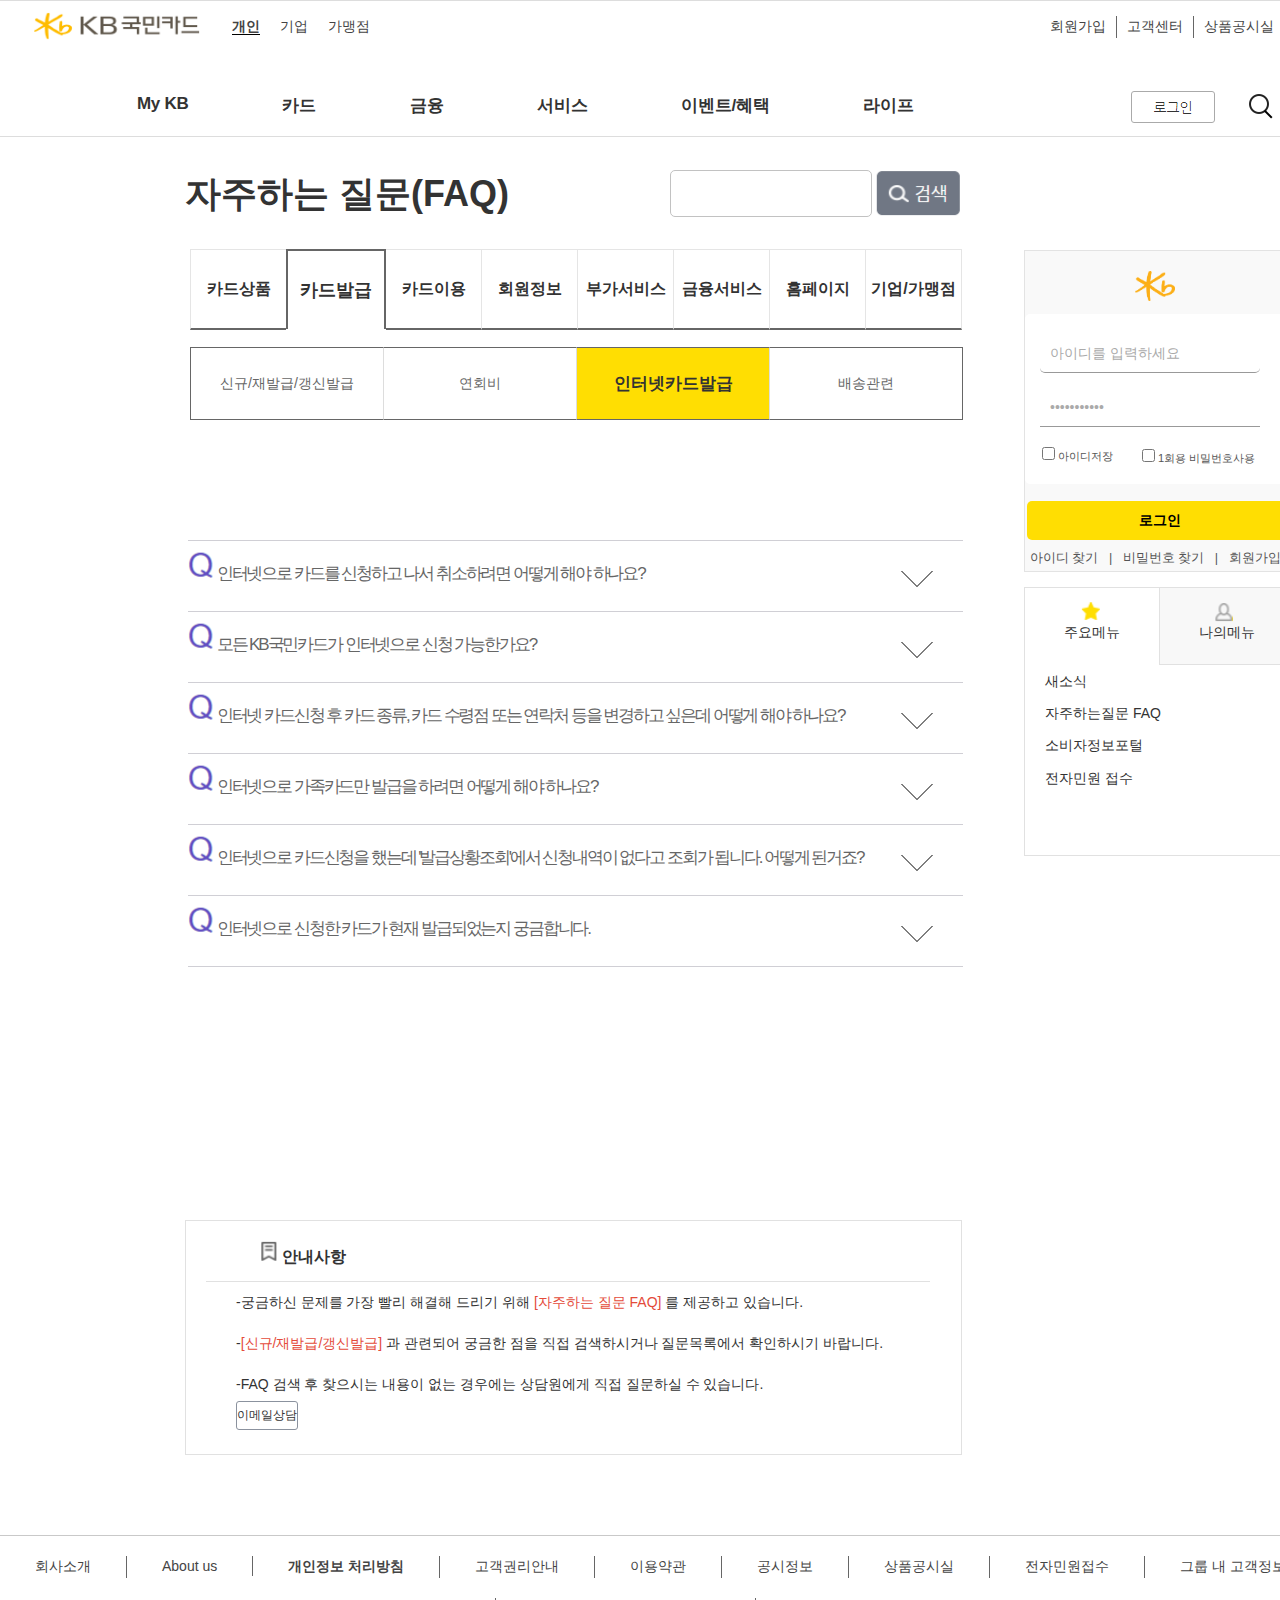
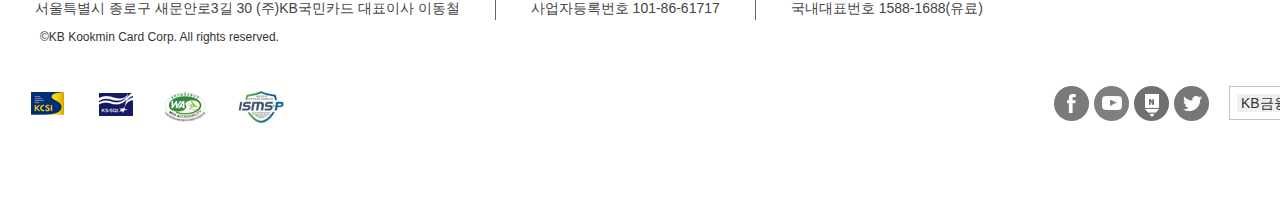
<file: sub03/sub03.html>
﻿<!DOCTYPE html>
<html lang="ko">
<head>
	<meta charset="UTF-8">
	<title>sub03</title>
	<link rel="stylesheet" href="css/sub03.css"/>
	<link rel="stylesheet" href="../css/common.css"/>
	<link rel="shortcut icon" href="../kyk.ico">
	<meta name="Keywords" content="고영관, 고영관 jQuery 포트폴리오, jQuery portfolio, Youngkwan's jQuery portfolio"/>
	<meta name="Description" content="고영관의 jQuery 페이지 입니다"/>
	<script src="../js/jquery-1.7.1.min.js"></script>
	<script src="../js/html5div.js"></script>
	<script src="../js/html5shiv.js"></script>
	<script src="js/sub03.js"></script>
</head>
<body>
	<header>
		<div id="header">
			<div id="main_top" class="cf">
				<div id="main_gnb_right" class="cf"> 
					<ul>
						<li><a href="#"><span>회원가입</span></a></li>
						<li><a href="#"><span>고객센터</span></a></li>
						<li><a href="#"><span>상품공시실</span></a></li>
						<li class="last"><a href="#"><span>KB국민은행</span></a></li>
					</ul>
				</div><!-- id="main_gnb_right" -->
				<div id="main_logo">
					<a href="../index.html"><img src="images/main_logo.png" alt="main_logo"/></a>
				</div><!-- id="main_logo" -->
				<div id="main_gnb_left" class="cf">
					<ul>
						<li><a href="#"><span><strong>개인</strong></span></a></li>
						<li><a href="#"><span>기업</span></a></li>
						<li><a href="#"><span>가맹점</span></a></li>
					</ul>
				</div><!-- id="main_gnb_left" -->
			</div><!-- id="main_top" -->
			<div id="main_lnb" class="cf">
				<ul class="lnb_ldep cf">
					<li class="onedep" title="&nbsp;&nbsp;&nbsp;&nbsp;&nbsp;My KB"><a href="../index.html" tabindex="1">My KB</a>
						<div class="lnb_2dep_wrap cf">
							<ul class="lnb_2dep cf">
								<li class="dep2_1 fl"><a href="../index.html">나의 카드생활</a>
									<ul>
										<li><a href="../index.html">한눈에 보기</a></li>
									</ul>
								</li>
								<li class="fl"><a href="#">카드이용</a>
									<ul>
										<li><a href="../index.html">결제예정금액</a></li>
										<li><a href="../index.html">이용대금명세서</a></li>
										<li><a href="../index.html">카드이용 매출전표</a></li>
										<li><a href="../index.html">카드이용실적</a></li>
										<li><a href="../index.html">이용한도</a></li>
										<li><a href="../index.html">가족카드(가족회원)</a></li>
									</ul>					
								</li>
								<li class="fl"><a href="#">대금결제</a>
									<ul>
										<li><a href="../index.html">대금결제 안내</a></li>
										<li><a href="../index.html">바로출금결제</a></li>
										<li><a href="../index.html">가상계좌결제</a></li>
										<li><a href="../index.html">국내이용 분할납부</a></li>
										<li><a href="../index.html">해외이용 분할납부</a></li>
										<li><a href="../index.html">예상할부수수료</a></li>
										<li><a href="../index.html">할부기간 변경</a></li>
										<li><a href="../index.html">결제내역</a></li>
									</ul>					
								</li>
								<li class="fl"><a href="../index.html">정보관리</a>
									<ul>
										<li><a href="../index.html">카드관리</a></li>
										<li><a href="../index.html">고객정보</a></li>
										<li><a href="../index.html">결제정보</a></li>
										<li><a href="../index.html">혜택정보(마케팅)수신동의</a></li>
									</ul>
								</li>
								<li class="fl"><a href="../index.html">카드이용실적</a>
									<ul>
										<li><a href="../index.html">개인사업자용 이용내역</a></li>
										<li><a href="../index.html">신용카드소득공제</a></li>
										<li><a href="../index.html">카드금융거래확인서</a></li>
										<li><a href="../index.html">채무확인서</a></li>
										<li><a href="../index.html">부채증명서</a></li>
										<li><a href="../index.html">상환관리</a></li>
										<li><a href="../index.html">KB금융그룹 금융정보</a></li>
										<li><a href="../index.html">이용한도</a></li>
										<li><a href="../index.html">가족카드(가족회원)</a></li>
									</ul>
								</li>
							</ul>
						</div>
					</li> <!-- My kb -->
					<li class="onedep" title="&nbsp;&nbsp;&nbsp;&nbsp;&nbsp;카드"><a href="../sub01/sub01.html" tabindex="2">카드</a>
						<div class="lnb_2dep_wrap cf">
							<ul class="lnb_2dep cf">
								<li class="dep2_1 fl"><a href="../sub01/sub01.html">Life Cycle별 대표카드 안내</a>
									<ul>
										<li><a href="../sub01/sub01.html">한눈에 보기</a></li>
										<li class="plus"><a href="#" >Life Cycle별 추천상품<span class="fr">+</span></a>
											<ul class="dep3">
												<li><a href="../sub01/sub01.html">The Easy</a></li>
												<li><a href="../sub01/sub01.html">다담</a></li>
												<li><a href="../sub01/sub01.html">골든라이프올림</a></li>
											</ul>
										</li>
									</ul>
								</li>
								<li class="fl"><a href="#">카드상품안내</a>
									<ul>
										<li class="plus"><a href="#" >프리미엄카드<span class="fr">+</span></a>
											<ul class="dep3">
												<li><a href="../sub01/sub01.html">TANTUM</a></li>
												<li><a href="../sub01/sub01.html">VVIP</a></li>
												<li><a href="../sub01/sub01.html">플래티늄</a></li>
											</ul>
										</li>
										<li class="plus"><a href="#" >신용카드<span class="fr">+</span></a>
											<ul class="dep3">
												<li><a href="../sub01/sub01.html">포인트/마일리지</a></li>
												<li><a href="../sub01/sub01.html">할인/선택형</a></li>
												<li><a href="../sub01/sub01.html">교육/의료</a></li>
												<li><a href="../sub01/sub01.html">마트/통신</a></li>
												<li><a href="../sub01/sub01.html">쇼핑</a></li>
												<li><a href="../sub01/sub01.html">커피 외식/문화 레져</a></li>
												<li><a href="../sub01/sub01.html#">주유/렌탈 생활</a></li>
											</ul>
										</li>
										<li class="plus"><a href="#" >체크카드<span class="fr">+</span></a>
											<ul class="dep3">
												<li><a href="../sub01/sub01.html">대중교통/통신</a></li>
												<li><a href="../sub01/sub01.html">커피/외식/편의점</a></li>
												<li><a href="../sub01/sub01.html">해외직구/마트/백화점</a></li>
												<li><a href="../sub01/sub01.html">주유/적립</a></li>
												<li><a href="../sub01/sub01.html">교육/의료/문화/레져</a></li>
												<li><a href="../sub01/sub01.html">신한은행/농협 계좌전용</a></li>
											</ul>
										</li>
										<li><a href="../sub01/sub01.html">공공/정부지원카드</a></li>
										<li class="plus"><a href="#" >선불카드<span class="fr">+</span></a>
											<ul class="dep3">
												<li><a href="../sub01/sub01.html">기프트카드</a></li>
												<li><a href="../sub01/sub01.html">충전식카드</a></li>
											</ul>
										</li>
										<li class="plus"><a href="#" >핀테크카드<span class="fr">+</span></a>
											<ul class="dep3">
												<li><a href="../sub01/sub01.html">모바일단독카드</a></li>
												<li><a href="../sub01/sub01.html">알파원카드</a></li>
											</ul>
										</li>
										<li><a href="../sub01/sub01.html">맞춤카드</a></li>
										<li><a href="../sub01/sub01.html">장기거래고객 레터링카드</a></li>
									</ul>
								</li>
								<li class="fl"><a href="#">카드발급/신청</a>
									<ul>
										<li class="plus"><a href="#" >카드신청<span class="fr">+</span></a>
											<ul class="dep3">
												<li><a href="../sub02/sub02.html">카드신청</a></li>
												<li><a href="../sub02/sub02.html">채무조정 성실상환자 신청</a></li>
												<li><a href="../sub02/sub02.html">신속발급서비스</a></li>
												<li><a href="../sub02/sub02.html">발급 카드번호 조회</a></li>
												<li><a href="../sub02/sub02.html">장애유형별 본인확인 방법안내</a></li>
											</ul>
										</li>
										<li><a href="../sub02/sub02.html">발급이력조회</a></li>
										<li><a href="../sub02/sub02.html">발급상황조회</a></li>
										<li><a href="../sub02/sub02.html">카드사용등록/카드 비밀번호 등록</a></li>
									</ul>
								</li>
							</ul>
						</div>
					</li> <!-- 카드 -->
					<li class="onedep" title="&nbsp;&nbsp;&nbsp;&nbsp;&nbsp;금융"><a href="../sub04/sub04.html" tabindex="3">금융</a>
						<div class="lnb_2dep_wrap cf">
							<ul class="lnb_2dep cf">
								<li class="dep2_1 fl"><a href="../sub04/sub04.html">카드금융</a>
									<ul>
										<li><a href="../sub04/sub04.html">장기카드대출</a></li>
										<li><a href="../sub04/sub04.html">단기카드대출</a></li>
										<li><a href="../sub04/sub04.html">일부결제금액이월약정</a></li>
									</ul>
								</li>
								<li class="fl"><a href="#">일반대출</a>
									<ul>
										<li><a href="../sub04/sub04.html">KB국민 이지론플러스</a></li>
										<li><a href="../sub04/sub04.html">KB국민 신용대출</a></li>
									</ul>
								</li>
								<li class="fl"><a href="#">자동차/올리스금융</a>
									<ul>
										<li><a href="../sub04/sub04.html">자동차금융</a></li>
										<li><a href="../sub04/sub04.html">중고차금융</a></li>
										<li><a href="../sub04/sub04.html">올리스금융</a></li>
									</ul>
								</li>
							</ul>
						</div>
					</li> <!-- 금융 -->
					<li class="onedep" title="&nbsp;&nbsp;&nbsp;&nbsp;&nbsp;서비스"><a href="../sub05/sub05.html" tabindex="4">서비스</a>
						<div class="lnb_2dep_wrap cf">
							<ul class="lnb_2dep cf">
								<li class="dep2_1 fl"><a href="../sub05/sub05.html">생활대금납부</a>
									<ul>
										<li><a href="../sub05/sub05.html">한눈에 보기</a></li>
										<li><a href="../sub05/sub05.html">K-Bill Point</a></li>
										<li><a href="../sub05/sub05.html">K-Bill 구독서비스</a></li>
										<li><a href="../sub05/sub05.html">초중고 학교납입금</a></li>
										<li><a href="../sub05/sub05.html">아파트관리비</a></li>
										<li><a href="../sub05/sub05.html">도시가스요금</a></li>
										<li><a href="../sub05/sub05.html">4대 사회보험금</a></li>
										<li><a href="../sub05/sub05.html">전화요금</a></li>
										<li><a href="../sub05/sub05.html">전기요금</a></li>
										<li><a href="../sub05/sub05.html">지방세/국세</a></li>
										<li><a href="../sub05/sub05.html">대학등록금</a></li>
									</ul>
								</li>
								<li class="fl"><a href="#">편의서비스</a>
									<ul>
										<li><a href="../sub05/sub05.html">알림/안심서비스</a></li>
										<li><a href="../sub05/sub05.html">채무면제/유예상품</a></li>
										<li><a href="../sub05/sub05.html">굿터치(Good Touch)서비스</a></li>
									</ul>
								</li>
								<li class="fl"><a href="#">결제서비스</a>
									<ul>
										<li><a href="../sub05/sub05.html">체크카드 소액신용결제서비스</a></li>
										<li><a href="../sub05/sub05.html">신용/체크선택결제서비스</a></li>
										<li><a href="../sub05/sub05.html">포인트연계할부서비스</a></li>
										<li><a href="../sub05/sub05.html">KB Pay</a></li>
										<li><a href="../sub05/sub05.html">일반결제(ISP)</a></li>
										<li><a href="../sub05/sub05.html">PayOn 서비스</a></li>
										<li><a href="../sub05/sub05.html">후불교통서비스</a></li>
										<li><a href="../sub05/sub05.html">모바일티머니 후불형 서비스</a></li>
										<li><a href="../sub05/sub05.html">ARS 결제</a></li>
									</ul>
								</li>
							</ul>
						</div>
					</li> <!-- 서비스 -->
					<li class="onedep" title="&nbsp;&nbsp;&nbsp;&nbsp;&nbsp;이벤트/혜택"><a href="../sub02/sub02.html" tabindex="5">이벤트/혜택</a>
						<div class="lnb_2dep_wrap cf">
							<ul class="lnb_2dep cf">
								<li class="dep2_1 fl"><a href="sub03/sub03.html">이벤트</a>
									<ul>
										<li><a href="../sub02/sub02.html">이벤트 메인</a></li>
										<li><a href="../sub02/sub02.html">진행 중 이벤트</a></li>
										<li><a href="../sub02/sub02.html">지난 이벤트</a></li>
										<li><a href="../sub02/sub02.html">응모/당첨확인</a></li>
										<li><a href="../sub02/sub02.html">제휴할인 이벤트</a></li>
									</ul>
								</li>
								<li class="fl"><a href="#">적립/할인</a>
									<ul>
										<li><a href="../sub02/sub02.html">포인트리 안내</a></li>
										<li><a href="../sub02/sub02.html">나의 포인트리</a></li>
										<li><a href="../sub02/sub02.html">포인트리 사용/전환</a></li>
										<li><a href="../sub02/sub02.html">포인트리 기부</a></li>
										<li><a href="../sub02/sub02.html">나의 혜택</a></li>
										<li><a href="../sub02/sub02.html">겟백 서비스</a></li>
									</ul>
								</li>
								<li class="fl"><a href="#">VIP서비스</a>
									<ul>
										<li><a href="../sub02/sub02.html">VIP카드 쿠폰서비스</a></li>
										<li><a href="../sub02/sub02.html">VIP카드 혜택 조회</a></li>
										<li><a href="../sub02/sub02.html">프라임서비스</a></li>
										<li><a href="../sub02/sub02.html">플래티늄서비스</a></li>
										<li><a href="../sub02/sub02.html">VIP우대가맹점</a></li>
										<li><a href="../sub02/sub02.html">KB스타클럽제도</a></li>
									</ul>
								</li>
								<li class="fl"><a href="#">스타샵</a>
									<ul>
										<li><a href="../sub02/sub02.html">스타샵 찾기</a></li>
										<li><a href="../sub02/sub02.html">스타샵 혜택</a></li>
										<li><a href="../sub02/sub02.html">마이스타샵</a></li>
									</ul>
								</li>
								<li class="fl"><a href="#">혜택 가맹점</a>
									<ul>
										<li><a href="../sub02/sub02.html">도서할인</a></li>
										<li><a href="../sub02/sub02.html">펫코노미서비스</a></li>
										<li><a href="../sub02/sub02.html">무이자할부</a></li>
									</ul>
								</li>
							</ul>
						</div>
					</li> <!-- 이벤트/혜택 -->
					<li class="onedep" title="&nbsp;&nbsp;&nbsp;&nbsp;&nbsp;라이프"><a href="../sub04/sub04.html" tabindex="6"> 라이프</a>
					</li> <!-- 라이프 -->
					<div class="login_button cf">
						<li class="login">
						<a href="../sub04/sub04.html"><img src="images/main_menu_login.png" alt="로그인 박스"/></a>
						</li>
					</div>
					<div class="search_button cf">
						<li class="show_balloon" title="&nbsp;&nbsp;&nbsp;&nbsp;&nbsp;검색">			
							<a href="../index.html"><img src="images/main_menu_search.png" alt="검색 돋보기"/></a>
						</li>
					</div>
					<div class="all_menu_button cf">
						<li class="show_balloon" title="&nbsp;&nbsp;&nbsp;&nbsp;&nbsp;전체메뉴">
							<a href="../index.html"><img src="images/main_menu_hambermeun.png" alt="전체 메뉴"/></a>
						</li>
					</div>		
				</ul>
			</div> <!-- id="m_lnb" -->
		</div> <!-- id="header" -->
	</header>
	<section>
		<div id="section">	
			<div id="section_left">
				<div class="section_title">
					<h1>자주하는 질문(FAQ)</h1>
				</div>
				<div class="search_btn">
					<a href=""><img src="images/search.png" alt="검색"/></a>
				</div>
				<div class="form_input f_search">
					<input type="text" id="search" name="search" maxlength="12">
				</div>
				<div class="section_menu_tab">
					<div class="menu_tab1">
						<ul>
							<li>카드상품</li>
						</ul>
					</div>
					<div class="menu_tab2">
						<ul>
							<li>카드발급</li>
						</ul>
					</div>
					<div class="menu_tab3">
						<ul>
							<li>카드이용</li>
						</ul>
					</div>
					<div class="menu_tab4">
						<ul>
							<li>회원정보</li>
						</ul>
					</div>
					<div class="menu_tab5">
						<ul>
							<li>부가서비스</li>
						</ul>
					</div>
					<div class="menu_tab6">
						<ul>
							<li>금융서비스</li>
						</ul>
					</div>
					<div class="menu_tab7">
						<ul>
							<li>홈페이지</li>
						</ul>
					</div>
					<div class="menu_tab8">
						<ul>
							<li>기업/가맹점</li>
						</ul>
					</div>
				</div>
				<div class="section_sub_tab">
					<div class="sub_tab1">
						<ul>
							<li>신규/재발급/갱신발급</li>
						</ul>
					</div>
					<div class="sub_tab2">
						<ul>
							<li>연회비</li>
						</ul>
					</div>
					<div class="sub_tab3">
						<ul>
							<li>인터넷카드발급</li>
						</ul>
					</div>
					<div class="sub_tab4">
						<ul>
							<li>배송관련</li>
						</ul>
					</div>
				</div>
				<div id="section_faq">
					<div class="frequently_faq">
					</div>
					<div>
						<input type="checkbox" id="q1" name="click"/>
						<div class="title">
							<span>
								<label for="q1" class="cf">
									<img src="images/Question.png" alt="질문"/>
									인터넷으로 카드를 신청하고 나서 취소하려면 어떻게 해야 하나요?
								</label>
								<button type="text" class="dropdown fr"></button>
							</span>
						</div>
						<div class="content cf">
						<img src="images/answer.png" alt="답변"/>- 신청 당일에만 취소가 가능합니다.<br/>
							단, 신청이 정상적으로 완료된 후 5분이 경과하면 심사시스템으로 전송되므로 고객님이 직접 취소 할 수 없습니다.<br/>
							- 신청 취소를 원하실 경우 영업시간 중 KB국민카드 고객센터(1588-1688)로 문의해 주시기 바랍니다.
						</div>
					</div>
					<div>
						<input type="checkbox" id="q2" name="click"/>
						<div class="title">
							<span>
								<label for="q2" class="cf">
									<img src="images/Question.png" alt="질문"/>
									모든 KB국민카드가 인터넷으로 신청 가능한가요?
								</label>
								<button type="button" class="dropdown fr"></button>
							</span>
						</div>
						<div class="content cf">
						<img src="images/answer.png" alt="답변"/>- 아닙니다.<br/>
						해당상품을 검색하여 '신청하기'버튼이 있는 경우에만 발급 가능합니다. <br/>
						인터넷으로 신청이 불가능한 카드는 가까운 영업점을 방문하셔서 신청하셔야 합니다.
						</div>
					</div>
					<div>
						<input type="checkbox" id="q3" name="click"/>
						<div class="title">
							<span>
								<label for="q3" class="cf">
									<img src="images/Question.png" alt="질문"/>
									인터넷 카드신청 후 카드 종류, 카드 수령점 또는 연락처 등을 변경하고 싶은데 어떻게 해야 하나요?
								</label>
								<button type="button" class="dropdown fr"></button>
							</span>
						</div>
						<div class="content cf">
						<img src="images/answer.png" alt="답변"/>- 발급상황조회(KB국민카드 > 카드 > 발급상황조회)에서 카드 발급 여부를 확인 후 <br/>
						 발급 전인 경우 KB국민카드 회원심사실을 통해 변경을 요청하시면 됩니다. <br/>
						 - 자세한 상담을 원하시는 고객님께서는 KB국민카드 고객센터(1588-1688)로 문의바랍니다.
						</div>
					</div>
					<div>
						<input type="checkbox" id="q4" name="click"/>
						<div class="title">
							<span>
								<label for="q4" class="cf">
									<img src="images/Question.png" alt="질문"/>
									인터넷으로 가족카드만 발급을 하려면 어떻게 해야 하나요?
								</label>
								<button type="button" class="dropdown fr"></button>
							</span>
						</div>
						<div class="content cf">
						<img src="images/answer.png" alt="답변"/>- 인터넷으로 가족카드를 신청하기 위해서는 먼저 본인회원이 소유하고 있는 카드를 선택합니다.<br/><br/>
						1. 약관 동의 페이지에서 본인 회원의 주민등록 번호와 성명을 입력하고,<br/>
						2. 본인회원의 공동인증서(구 공인인증서) 암호를 입력하고,<br/>
						3. 발급대상 선택 메뉴에서 '가족'을 선택하시면 됩니다. <br/>
						4. 그 후, 가족회원의 주민등록번호를 입력하고 본인회원의 정보와 가족회원의 정보를 입력하시면,<br/>
						5. 가족회원 카드발급 신청이 완료됩니다. <br/><br/>
						- 가족카드의 경우, 반드시 본인회원이 KB국민카드를 소지하고 계셔야만 발급이 됩니다. <br/>
						(일부 카드에 대해서는 예외입니다.) <br/>
						가족카드의 결제일, 결제금액, 이용한도, 포인트리 등은 모두 본인회원님께 귀속되며, <br/>
						가족카드에 대한 연회비는 없습니다. <br/>
						(단, 일부 제휴카드 및 KB국민 비씨카드는 제휴카드 종류에 따라 청구될 수 있습니다.)
						</div>
					</div>
					<div>
						<input type="checkbox" id="q5" name="click"/>
						<div class="title">
							<span>
								<label for="q5" class="cf">
									<img src="images/Question.png" alt="질문"/>
									인터넷으로 카드신청을 했는데 '발급상황조회'에서 신청내역이 없다고 조회가 됩니다. 어떻게 된거죠?
								</label>
								<button type="button" class="dropdown fr"></button>
							</span>
						</div>
						<div class="content cf">
						<img src="images/answer.png" alt="답변"/>- [발급상황조회]에서 조회되지 않을 경우에는 대부분 카드 신청이 완료되지 않았기 때문입니다.<br/>
						신청이 완료되었다는 메시지를 보셨는지, 카드신청 완료 확인 메일을 받으셨는지 확인하여 주시기<br/>
						바랍니다. <br/>
						- KB국민카드 사이트는 10분 동안 아무 키조작이 없으면 자동으로 로그아웃이 됩니다. <br/>
						카드 신청과정 중에 잠시 다른 용무를 보시거나 하셨다면, 카드 신청이 정상적으로 되지 않았을 확률이 높습니다. 번거로우시겠지만, 다시 한번 카드 신청을 해 주시기 바랍니다. <br/>
						- 국민은행 영업점에서 직접 신청하신 경우 일부 인터넷으로 발급상황조회를 하실 수 없습니다. <br/>
						이러한 경우 KB국민카드 고객센터(1588-1688)로 문의하여 주시기 바랍니다.
						</div>
					</div>
					<div>
						<input type="checkbox" id="q6" name="click"/>
						<div class="title">
							<span>
								<label for="q6" class="cf">
									<img src="images/Question.png" alt="질문"/>
									인터넷으로 신청한 카드가 현재 발급되었는지 궁금합니다.
								</label>
								<button type="button" class="dropdown fr"></button>
							</span>
						</div>
						<div class="content cf">
						<img src="images/answer.png" alt="답변"/>- KB국민카드 홈페이지(www.kbcard.com) > 카드 > 발급상황조회 메뉴를 이용하시면<br/>
						조회하실 수 있습니다.
						</div>
					</div>
				</div><!-- id="section_faq" -->
				<div id="section_leftetc_tip">
					<div class="box_type1">
						<div class="tip_area">
							<h3 class="tit_tip"><img src="images/notification.png" alt=""/>	안내사항</h3>
							<ul class="list_type1">
								<li>-궁금하신 문제를 가장 빨리 해결해 드리기 위해
									<em class="color1">[자주하는 질문 FAQ]</em>
									를 제공하고 있습니다.
								</li>
								<li>
									-<em class="color1">[신규/재발급/갱신발급]</em>
									과 관련되어 궁금한 점을 직접 검색하시거나 질문목록에서 확인하시기 바랍니다.
								</li>
								<li>-FAQ 검색 후 찾으시는 내용이 없는 경우에는 상담원에게 직접 질문하실 수 있습니다.
								<br/>
								<a href="#" class="kb_btn btn_link">이메일상담
								</a>
								</li>
							</ul>
						</div>
					</div>	
				</div> <!-- id="section_leftetc_tip" -->
			</div>
			<div id="section_right">
				<div id="section_mymenubox">
					<div id="section_slogin">
						<div class="slogin cf">
							<div class="img">
								<img src="images/kb_symbolmark.png" alt="KB" width="40" height="30"/>
							</div>
							<form class="slogin_text cf" action="#" method="post">
								<fieldset>
									<input type="text" id="user_id" value="아이디를 입력하세요" class="guide_text"/>
									<input type="password" id="user_pwd" value="비밀번호를 입력하세요" class="guide_text">
									<div class="check cf">
										<p id="btn1">
											<input type="checkbox" id="save_id" value="saved_id_yes">
											<label for="save_id">아이디저장</label>
										</p>	
										<p id="btn2">	
											<input type="checkbox" id="secure" value="secure_yes">
											<label for="secure">1회용 비밀번호사용</label>	
										</p>
									</div>
									<input type="submit" value="로그인" id="btn_login">
									<p class="find cf">
										<a href="#">아이디 찾기</a>
										<a href="#">비밀번호 찾기</a>
										<a href="#" class="none">회원가입</a>
									</p>
								</fieldset>
							</form>
						</div><!-- 	class="slogin cf"	 -->
					</div>	
				</div> <!-- id="section_mymenubox" -->
				<div id="menu_box">
					<div class="main_menu_tab">
						<ul>
							<li>주요메뉴</li>
						</ul>
					</div>
					<div class="menu_box_img1">
						<img src="images/section_menu_tab.png" alt="주요메뉴"/>
					</div>
					<div class="my_menu_tab">
						<ul>
							<li>나의메뉴</li>
						</ul>
					</div>
					<div class="menu_box_img2">
						<img src="images/section_my_menu.png" alt="나의메뉴"/>
					</div>
				</div>
				<div class="menu_list">
					<ul>
						<li><a href="#">새소식</a></li>
						<li><a href="#">자주하는질문 FAQ</a></li>
						<li><a href="#">소비자정보포털</a></li>
						<li><a href="#">전자민원 접수</a></li>
					</ul>
				</div>
			</div>
		</div> <!-- id="section" -->
	</section>
	<footer>
		<div id="footer">
			<div id="footer_top">
				<ul>
					<li><a href="#"><span>회사소개</span></a></li>
					<li><a href="#"><span>About us</span></a></li>
					<li><a href="#"><span><strong>개인정보 처리방침</strong></span></a></li>
					<li><a href="#"><span>고객권리안내</span></a></li>
					<li><a href="#"><span>이용약관</span></a></li>
					<li><a href="#"><span>공시정보</span></a></li>
					<li><a href="#"><span>상품공시실</span></a></li>
					<li><a href="#"><span>전자민원접수</span></a></li>
					<li class="last"><a href="#"><span>그룹 내 고객정보 제공내역</span></a></li>
				</ul>
				<ul>
					<li><a>서울특별시 종로구 새문안로3길 30 (주)KB국민카드 대표이사 이동철</a></li>
					<li><a>사업자등록번호 101-86-61717</a></li>
					<li class="last"><a href="#">국내대표번호 1588-1688(유료)</a></li>
				</ul>
				<p>&copy;KB Kookmin Card Corp. All rights reserved.</p>
			</div>
			<div id="footer_left">
				<a href="#"><img src="images/footer1.png" alt="footer1"/></a>
				<a href="#"><img src="images/footer2.png" alt="footer2"/></a>
				<a href="#"><img src="images/footer3.png" alt="footer3"/></a>
				<a href="#"><img src="images/footer4.png" alt="footer3"/></a>
			</div>
			<div id="footer_right">
				<div class="kbnet_link">
					<ul>
						<li>
							<select name="kbnet_link_choice" id="kbnet_link_choice">
								<option value="KB금융그룹 네트워크">KB금융그룹 네트워크
								<option value="KB신용정보">KB신용정보
								<option value="KB데이타시스템">KB데이타시스템
								<option value="KB인베스트먼트">KB인베스트먼트
								<option value="KB저축은행">KB저축은행
								<option value="KB부동산신탁">KB부동산신탁
								<option value="KB생명보험">KB생명보험
								<option value="KB캐피탈">KB캐피탈
								<option value="KB자산운용">KB자산운용
								<option value="푸르덴셜생명">푸르덴셜생명
								<option value="KB손해보험">KB손해보험
								<option value="KB증권">KB증권
								<option value="KB국민은행">KB국민은행
								<option value="KB금융그룹">KB금융그룹
							</select>
						</li>
					</ul>
				</div>
				<div class="box2"></div>
				<div class="box3"></div>		
				<div class="box4"></div>
				<div class="box1"></div>
			</div>	
		</div>
	</footer>
</body>
</html>
</file>
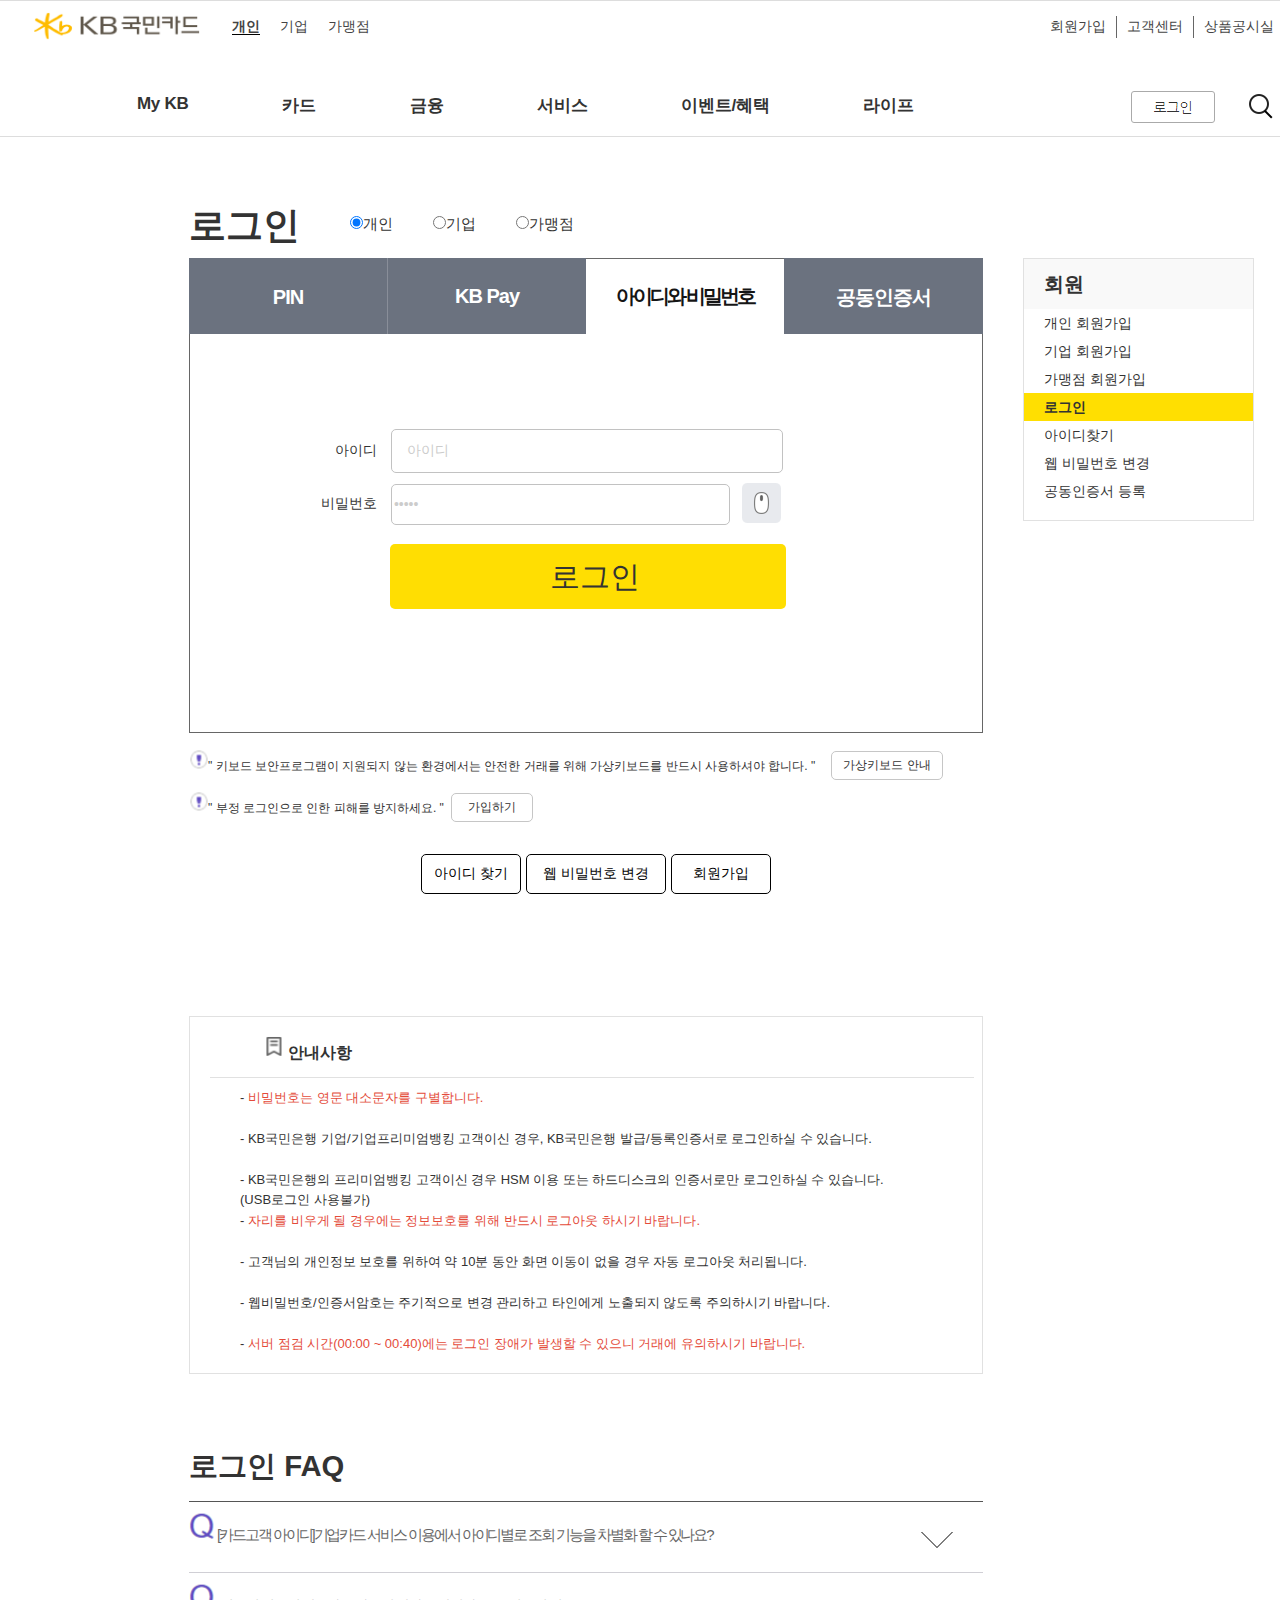
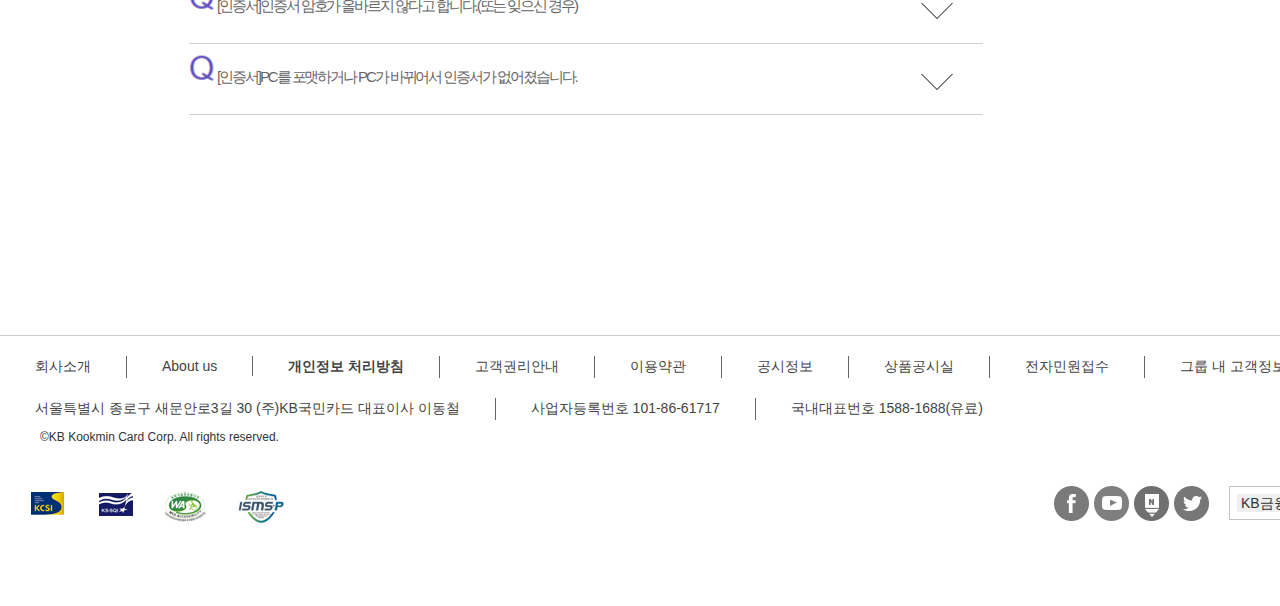
<file: sub04/sub04.html>
﻿<!DOCTYPE html>
<html lang="ko">
<head>
	<meta charset="UTF-8">
	<title>sub04</title>
	<link rel="stylesheet" href="css/sub04.css"/>
	<link rel="stylesheet" href="../css/common.css"/>
	<link rel="shortcut icon" href="../kyk.ico">
	<script src="js/jquery-1.7.1.min.js"></script>
	
	<meta name="Keywords" content="고영관, 고영관 jQuery 포트폴리오, jQuery portfolio, Youngkwan's jQuery portfolio"/>
	<meta name="Description" content="고영관의 jQuery 페이지 입니다"/>
	<script src="../js/jquery-1.7.1.min.js"></script>
	<script src="../js/html5div.js"></script>
	<script src="../js/html5shiv.js"></script>
	<script src="js/sub04.js"></script>
</head>
<body>
	<header>
		<div id="header">
			<div id="main_top" class="cf">
				<div id="main_gnb_right" class="cf"> 
					<ul>
						<li><a href="#"><span>회원가입</span></a></li>
						<li><a href="#"><span>고객센터</span></a></li>
						<li><a href="#"><span>상품공시실</span></a></li>
						<li class="last"><a href="#"><span>KB국민은행</span></a></li>
					</ul>
				</div><!-- id="main_gnb_right" -->
				<div id="main_logo">
					<a href="../index.html"><img src="images/main_logo.png" alt="main_logo"/></a>
				</div><!-- id="main_logo" -->
				<div id="main_gnb_left" class="cf">
					<ul>
						<li><a href="#"><span><strong>개인</strong></span></a></li>
						<li><a href="#"><span>기업</span></a></li>
						<li><a href="#"><span>가맹점</span></a></li>
					</ul>
				</div><!-- id="main_gnb_left" -->
			</div><!-- id="main_top" -->
			<div id="main_lnb" class="cf">
				<ul class="lnb_ldep cf">
					<li class="onedep" title="&nbsp;&nbsp;&nbsp;&nbsp;&nbsp;My KB"><a href="../index.html" tabindex="1">My KB</a>
						<div class="lnb_2dep_wrap cf">
							<ul class="lnb_2dep cf">
								<li class="dep2_1 fl"><a href="../index.html">나의 카드생활</a>
									<ul>
										<li><a href="../index.html">한눈에 보기</a></li>
									</ul>
								</li>
								<li class="fl"><a href="#">카드이용</a>
									<ul>
										<li><a href="../index.html">결제예정금액</a></li>
										<li><a href="../index.html">이용대금명세서</a></li>
										<li><a href="../index.html">카드이용 매출전표</a></li>
										<li><a href="../index.html">카드이용실적</a></li>
										<li><a href="../index.html">이용한도</a></li>
										<li><a href="../index.html">가족카드(가족회원)</a></li>
									</ul>					
								</li>
								<li class="fl"><a href="#">대금결제</a>
									<ul>
										<li><a href="../index.html">대금결제 안내</a></li>
										<li><a href="../index.html">바로출금결제</a></li>
										<li><a href="../index.html">가상계좌결제</a></li>
										<li><a href="../index.html">국내이용 분할납부</a></li>
										<li><a href="../index.html">해외이용 분할납부</a></li>
										<li><a href="../index.html">예상할부수수료</a></li>
										<li><a href="../index.html">할부기간 변경</a></li>
										<li><a href="../index.html">결제내역</a></li>
									</ul>					
								</li>
								<li class="fl"><a href="../index.html">정보관리</a>
									<ul>
										<li><a href="../index.html">카드관리</a></li>
										<li><a href="../index.html">고객정보</a></li>
										<li><a href="../index.html">결제정보</a></li>
										<li><a href="../index.html">혜택정보(마케팅)수신동의</a></li>
									</ul>
								</li>
								<li class="fl"><a href="../index.html">카드이용실적</a>
									<ul>
										<li><a href="../index.html">개인사업자용 이용내역</a></li>
										<li><a href="../index.html">신용카드소득공제</a></li>
										<li><a href="../index.html">카드금융거래확인서</a></li>
										<li><a href="../index.html">채무확인서</a></li>
										<li><a href="../index.html">부채증명서</a></li>
										<li><a href="../index.html">상환관리</a></li>
										<li><a href="../index.html">KB금융그룹 금융정보</a></li>
										<li><a href="../index.html">이용한도</a></li>
										<li><a href="../index.html">가족카드(가족회원)</a></li>
									</ul>
								</li>
							</ul>
						</div>
					</li> <!-- My kb -->
					<li class="onedep" title="&nbsp;&nbsp;&nbsp;&nbsp;&nbsp;카드"><a href="../sub01/sub01.html" tabindex="2">카드</a>
						<div class="lnb_2dep_wrap cf">
							<ul class="lnb_2dep cf">
								<li class="dep2_1 fl"><a href="../sub01/sub01.html">Life Cycle별 대표카드 안내</a>
									<ul>
										<li><a href="../sub01/sub01.html">한눈에 보기</a></li>
										<li class="plus"><a href="#" >Life Cycle별 추천상품<span class="fr">+</span></a>
											<ul class="dep3">
												<li><a href="../sub01/sub01.html">The Easy</a></li>
												<li><a href="../sub01/sub01.html">다담</a></li>
												<li><a href="../sub01/sub01.html">골든라이프올림</a></li>
											</ul>
										</li>
									</ul>
								</li>
								<li class="fl"><a href="#">카드상품안내</a>
									<ul>
										<li class="plus"><a href="#" >프리미엄카드<span class="fr">+</span></a>
											<ul class="dep3">
												<li><a href="../sub01/sub01.html">TANTUM</a></li>
												<li><a href="../sub01/sub01.html">VVIP</a></li>
												<li><a href="../sub01/sub01.html">플래티늄</a></li>
											</ul>
										</li>
										<li class="plus"><a href="#" >신용카드<span class="fr">+</span></a>
											<ul class="dep3">
												<li><a href="../sub01/sub01.html">포인트/마일리지</a></li>
												<li><a href="../sub01/sub01.html">할인/선택형</a></li>
												<li><a href="../sub01/sub01.html">교육/의료</a></li>
												<li><a href="../sub01/sub01.html">마트/통신</a></li>
												<li><a href="../sub01/sub01.html">쇼핑</a></li>
												<li><a href="../sub01/sub01.html">커피 외식/문화 레져</a></li>
												<li><a href="../sub01/sub01.html#">주유/렌탈 생활</a></li>
											</ul>
										</li>
										<li class="plus"><a href="#" >체크카드<span class="fr">+</span></a>
											<ul class="dep3">
												<li><a href="../sub01/sub01.html">대중교통/통신</a></li>
												<li><a href="../sub01/sub01.html">커피/외식/편의점</a></li>
												<li><a href="../sub01/sub01.html">해외직구/마트/백화점</a></li>
												<li><a href="../sub01/sub01.html">주유/적립</a></li>
												<li><a href="../sub01/sub01.html">교육/의료/문화/레져</a></li>
												<li><a href="../sub01/sub01.html">신한은행/농협 계좌전용</a></li>
											</ul>
										</li>
										<li><a href="../sub01/sub01.html">공공/정부지원카드</a></li>
										<li class="plus"><a href="#" >선불카드<span class="fr">+</span></a>
											<ul class="dep3">
												<li><a href="../sub01/sub01.html">기프트카드</a></li>
												<li><a href="../sub01/sub01.html">충전식카드</a></li>
											</ul>
										</li>
										<li class="plus"><a href="#" >핀테크카드<span class="fr">+</span></a>
											<ul class="dep3">
												<li><a href="../sub01/sub01.html">모바일단독카드</a></li>
												<li><a href="../sub01/sub01.html">알파원카드</a></li>
											</ul>
										</li>
										<li><a href="../sub01/sub01.html">맞춤카드</a></li>
										<li><a href="../sub01/sub01.html">장기거래고객 레터링카드</a></li>
									</ul>
								</li>
								<li class="fl"><a href="#">카드발급/신청</a>
									<ul>
										<li class="plus"><a href="#" >카드신청<span class="fr">+</span></a>
											<ul class="dep3">
												<li><a href="../sub02/sub02.html">카드신청</a></li>
												<li><a href="../sub02/sub02.html">채무조정 성실상환자 신청</a></li>
												<li><a href="../sub02/sub02.html">신속발급서비스</a></li>
												<li><a href="../sub02/sub02.html">발급 카드번호 조회</a></li>
												<li><a href="../sub02/sub02.html">장애유형별 본인확인 방법안내</a></li>
											</ul>
										</li>
										<li><a href="../sub02/sub02.html">발급이력조회</a></li>
										<li><a href="../sub02/sub02.html">발급상황조회</a></li>
										<li><a href="../sub02/sub02.html">카드사용등록/카드 비밀번호 등록</a></li>
									</ul>
								</li>
							</ul>
						</div>
					</li> <!-- 카드 -->
					<li class="onedep" title="&nbsp;&nbsp;&nbsp;&nbsp;&nbsp;금융"><a href="../sub03/sub03.html" tabindex="3">금융</a>
						<div class="lnb_2dep_wrap cf">
							<ul class="lnb_2dep cf">
								<li class="dep2_1 fl"><a href="../sub03/sub03.html">카드금융</a>
									<ul>
										<li><a href="../sub03/sub03.html">장기카드대출</a></li>
										<li><a href="../sub03/sub03.html">단기카드대출</a></li>
										<li><a href="../sub03/sub03.html">일부결제금액이월약정</a></li>
									</ul>
								</li>
								<li class="fl"><a href="#">일반대출</a>
									<ul>
										<li><a href="../sub03/sub03.html">KB국민 이지론플러스</a></li>
										<li><a href="../sub03/sub03.html">KB국민 신용대출</a></li>
									</ul>
								</li>
								<li class="fl"><a href="#">자동차/올리스금융</a>
									<ul>
										<li><a href="../sub03/sub03.html">자동차금융</a></li>
										<li><a href="../sub03/sub03.html">중고차금융</a></li>
										<li><a href="../sub03/sub03.html">올리스금융</a></li>
									</ul>
								</li>
							</ul>
						</div>
					</li> <!-- 금융 -->
					<li class="onedep" title="&nbsp;&nbsp;&nbsp;&nbsp;&nbsp;서비스"><a href="../index.html" tabindex="4">서비스</a>
						<div class="lnb_2dep_wrap cf">
							<ul class="lnb_2dep cf">
								<li class="dep2_1 fl"><a href="sub01/sub01.html">생활대금납부</a>
									<ul>
										<li><a href="../index.html">한눈에 보기</a></li>
										<li><a href="../index.html">K-Bill Point</a></li>
										<li><a href="../index.html">K-Bill 구독서비스</a></li>
										<li><a href="../index.html">초중고 학교납입금</a></li>
										<li><a href="../index.html">아파트관리비</a></li>
										<li><a href="../index.html">도시가스요금</a></li>
										<li><a href="../index.html">4대 사회보험금</a></li>
										<li><a href="../index.html">전화요금</a></li>
										<li><a href="../index.html">전기요금</a></li>
										<li><a href="../index.html">지방세/국세</a></li>
										<li><a href="../index.html">대학등록금</a></li>
									</ul>
								</li>
								<li class="fl"><a href="#">편의서비스</a>
									<ul>
										<li><a href="../index.html">알림/안심서비스</a></li>
										<li><a href="../index.html">채무면제/유예상품</a></li>
										<li><a href="../index.html">굿터치(Good Touch)서비스</a></li>
									</ul>
								</li>
								<li class="fl"><a href="#">결제서비스</a>
									<ul>
										<li><a href="../index.html">체크카드 소액신용결제서비스</a></li>
										<li><a href="../index.html">신용/체크선택결제서비스</a></li>
										<li><a href="../index.html">포인트연계할부서비스</a></li>
										<li><a href="../index.html">KB Pay</a></li>
										<li><a href="../index.html">일반결제(ISP)</a></li>
										<li><a href="../index.html">PayOn 서비스</a></li>
										<li><a href="../index.html">후불교통서비스</a></li>
										<li><a href="../index.html">모바일티머니 후불형 서비스</a></li>
										<li><a href="../index.html">ARS 결제</a></li>
									</ul>
								</li>
							</ul>
						</div>
					</li> <!-- 서비스 -->
					<li class="onedep" title="&nbsp;&nbsp;&nbsp;&nbsp;&nbsp;이벤트/혜택"><a href="../sub02/sub02.html" tabindex="5">이벤트/혜택</a>
						<div class="lnb_2dep_wrap cf">
							<ul class="lnb_2dep cf">
								<li class="dep2_1 fl"><a href="sub03/sub03.html">이벤트</a>
									<ul>
										<li><a href="../sub02/sub02.html">이벤트 메인</a></li>
										<li><a href="../sub02/sub02.html">진행 중 이벤트</a></li>
										<li><a href="../sub02/sub02.html">지난 이벤트</a></li>
										<li><a href="../sub02/sub02.html">응모/당첨확인</a></li>
										<li><a href="../sub02/sub02.html">제휴할인 이벤트</a></li>
									</ul>
								</li>
								<li class="fl"><a href="#">적립/할인</a>
									<ul>
										<li><a href="../sub02/sub02.html">포인트리 안내</a></li>
										<li><a href="../sub02/sub02.html">나의 포인트리</a></li>
										<li><a href="../sub02/sub02.html">포인트리 사용/전환</a></li>
										<li><a href="../sub02/sub02.html">포인트리 기부</a></li>
										<li><a href="../sub02/sub02.html">나의 혜택</a></li>
										<li><a href="../sub02/sub02.html">겟백 서비스</a></li>
									</ul>
								</li>
								<li class="fl"><a href="#">VIP서비스</a>
									<ul>
										<li><a href="../sub02/sub02.html">VIP카드 쿠폰서비스</a></li>
										<li><a href="../sub02/sub02.html">VIP카드 혜택 조회</a></li>
										<li><a href="../sub02/sub02.html">프라임서비스</a></li>
										<li><a href="../sub02/sub02.html">플래티늄서비스</a></li>
										<li><a href="../sub02/sub02.html">VIP우대가맹점</a></li>
										<li><a href="../sub02/sub02.html">KB스타클럽제도</a></li>
									</ul>
								</li>
								<li class="fl"><a href="#">스타샵</a>
									<ul>
										<li><a href="../sub02/sub02.html">스타샵 찾기</a></li>
										<li><a href="../sub02/sub02.html">스타샵 혜택</a></li>
										<li><a href="../sub02/sub02.html">마이스타샵</a></li>
									</ul>
								</li>
								<li class="fl"><a href="#">혜택 가맹점</a>
									<ul>
										<li><a href="../sub02/sub02.html">도서할인</a></li>
										<li><a href="../sub02/sub02.html">펫코노미서비스</a></li>
										<li><a href="../sub02/sub02.html">무이자할부</a></li>
									</ul>
								</li>
							</ul>
						</div>
					</li> <!-- 이벤트/혜택 -->
					<li class="onedep" title="&nbsp;&nbsp;&nbsp;&nbsp;&nbsp;라이프"><a href="../sub03/sub03.html.html" tabindex="6"> 라이프</a>
					</li> <!-- 라이프 -->
					<div class="login_button cf">
						<li class="login">
						<a href="../sub04/sub04.html"><img src="images/main_menu_login.png" alt="로그인 박스"/></a>
						</li>
					</div>
					<div class="search_button cf">
						<li class="show_balloon" title="&nbsp;&nbsp;&nbsp;&nbsp;&nbsp;검색">			
							<a href="../sub03/sub03.html"><img src="images/main_menu_search.png" alt="검색 돋보기"/></a>
						</li>
					</div>
					<div class="all_menu_button cf">
						<li class="show_balloon" title="&nbsp;&nbsp;&nbsp;&nbsp;&nbsp;전체메뉴">
							<a href="../sub03/sub03.html"><img src="images/main_menu_hambermeun.png" alt="전체 메뉴"/></a>
						</li>
					</div>		
				</ul>
			</div> <!-- id="m_lnb" -->
		</div> <!-- id="header" -->
	</header>
	<section>
		<div id="section" class="cf">
			<div id="section_left">
				<div id="login_choice">
					<h2>로그인</h2>
					<ul>
						<li><input type="radio" name="login_choice" value="개인" checked>개인</li>
						<li><input type="radio" name="login_choice" value="기업">기업</li>
						<li><input type="radio" name="login_choice" value="가맹점">가맹점</li>
					</ul>
				</div>
				<div id="login_tab">
					<div class="section_pin_tab">
						<ul>
							<li>PIN</li>
						</ul>
					</div>
					<div class="section_kbpay_tab">
						<ul>
							<li>KB Pay</li>
						</ul>
					</div>
					<div class="section_id_pw_tab">
						<ul>
							<li>아이디와 비밀번호</li>
						</ul>
					</div>
					<div class="section_joint_certificate_tab">
						<ul>
							<li>공동인증서</li>
						</ul>
					</div>
				</div>
				<div id="login_box">
					<div class="login_inner">
						<div class="form_input01 f_id">
							<label for="로그인ID" class="label_style">아이디</label>
							<input type="text" class="guide_text" id="login_id" name="login_id" maxlength="12" value="아이디">
						</div>
						<div class="form_input01 f_pw">
							<label for="login_pwd" class="label_style">비밀번호</label>
							<input type="password" class="guide_text" id="login_pwd" name="login_pwd" maxlength="12" value=" 패스워드">
						</div>
						<div class="plus_info">
							<div class="btn_area">
								<button type="text" id="do_id_login" name="do_id_login" class="kb_btn_action">로그인</button>
							</div>
						</div>
						<div class="login_vkey">
							<input type="image" name="v_perkeypwd" id="v_perkeypwd" onclick="start_safe_keypad(document.all.login_pwd); return false;" src="images/btn_virtual_key.png" class="virtual_key" alt="가상키보드">
						</div>
					</div>
				</div>
				<div id="id_info">
					<p class="text_info1">
						<img src="images/anti-corruption.png" alt="경고"/>" 키보드 보안프로그램이 지원되지 않는 환경에서는 안전한 거래를 위해 가상키보드를 반드시 사용하셔야 합니다. "
						<a href="#" id="login_keypad2" class="kb_btn_xs">가상키보드 안내</a></p>
					<p class="text_info2">
						<img src="images/anti-corruption.png" alt="경고"/>" 부정 로그인으로 인한 피해를 방지하세요. "
						<a href="#" class="kb_btn_xs">가입하기</a>
					</p>
					<div class="btn_area_login_btns">
						<button type="text" class="kb_btns_id_search">아이디 찾기</button>
						<button type="text" class="kb_btns_pwd_change">웹 비밀번호 변경</button>
						<button type="text" class="kb_btns">회원가입</button>
					</div>
				</div>
				<div id="notification">
					<div class="box_type1">
						<div class="tip_area">
							<h3 class="tit_tip"><img src="images/notification.png" alt=""/>	안내사항</h3>
							<ul class="list_type1">
								<li>-
									<em class="color1">비밀번호는 영문 대소문자를 구별합니다.</em>
								</li>
								<li>
									- KB국민은행 기업/기업프리미엄뱅킹 고객이신 경우, KB국민은행 발급/등록인증서로 로그인하실 수 있습니다.
								</li>
								<li>
									- KB국민은행의 프리미엄뱅킹 고객이신 경우 HSM 이용 또는 하드디스크의 인증서로만 로그인하실 수 있습니다.    (USB로그인 사용불가)
								</li>
								<li>
									-<em class="color1"> 자리를 비우게 될 경우에는 정보보호를 위해 반드시 로그아웃 하시기 바랍니다.</em>
								</li>
								<li>
									- 고객님의 개인정보 보호를 위하여 약 10분 동안 화면 이동이 없을 경우 자동 로그아웃 처리됩니다.
								</li>
								<li>
									- 웹비밀번호/인증서암호는 주기적으로 변경 관리하고 타인에게 노출되지 않도록 주의하시기 바랍니다.
								</li>
								<li>
									-<em class="color1"> 서버 점검 시간(00:00 ~ 00:40)에는 로그인 장애가 발생할 수 있으니 거래에 유의하시기 바랍니다.</em>
								</li>
							</ul>
						</div>
					</div>	
				</div>
				<div id="section_faq">
					<div class="login_faq">
						<h3>로그인 FAQ</h3>
					</div>
					<div>
						<input type="checkbox" id="q1" name="click"/>
						<div class="title">
							<span>
								<label for="q1" class="cf">
									<img src="images/Question.png" alt="질문"/>
									[카드고객 아이디]기업카드 서비스 이용에서 아이디별로 조회 기능을 차별화 할 수 있나요?
								</label>
								<button type="button" class="dropdown fr"></button>
							</span>
						</div>
						<div class="content cf">
						<img src="images/answer.png" alt="답변"/>-네, 가능합니다.<br/>
						<br/>
						기업카드를 이용하는 업체의 특성에 따라 인터넷 조회 서비스를 업체내 담당자 1명이 하는 경우도 있으나 다수의 이용자가 개별적으로 조회할 필요도 있어 아이디별로 조회 기능에 차이를 두고 있습니다. <br/>
						기업카드 웹회원 아이디는 총괄관리자 아이다, 부서관리자 아이디, 카드관리자 아이디의 세가지 종류가 있으며 부서관리자 아이디와 카드관리자 아이디는 제한적인 조회기능(특정부서 또는 특정카드에 대해서만 조회 가능)만 부여 받습니다. <br/>
						자세한 내용은 KB국민카드 고객센터(1588-1688)로 문의하시기 바랍니다.
						</div>
					</div>
					<div>
						<input type="checkbox" id="q2" name="click"/>
						<div class="title">
							<span>
								<label for="q2" class="cf">
									<img src="images/Question.png" alt="질문"/>
									[인증서]인증서 암호가 올바르지 않다고 합니다.(또는 잊으신 경우)
								</label>
								<button type="button" class="dropdown fr"></button>
							</span>
						</div>
						<div class="content cf">
						<img src="images/answer.png" alt="답변"/>-인증서암호는 대소문자를 구분합니다.<br/>
						대문자를 소문자로 잘못 입력하였는지 키보드의 [Caps Lock]키가 눌러져 있는지 확인하시고 만일 이러한 문제가 아니라면 인증서암호가 틀린것으로 인증서를 재발급 받으시기 바랍니다.
						</div>
					</div>
					<div>
						<input type="checkbox" id="q3" name="click"/>
						<div class="title">
							<span>
								<label for="q3" class="cf">
									<img src="images/Question.png" alt="질문"/>
									[인증서]PC를 포맷하거나 PC가 바뀌어서 인증서가 없어졌습니다.
								</label>
								<button type="button" class="dropdown fr"></button>
							</span>
						</div>
						<div class="content cf">
						<img src="images/answer.png" alt="답변"/>-인증서를 재발급 받으면 인터넷뱅킹이 정상적으로 이용 가능합니다. <br/>
						KB국민은행 사이트를 방문하셔서 [인증서발급/재발급]메뉴에서 인증서를 재발급 받으실 수 있습니다.
						</div>
					</div>
				</div><!-- id="section_faq" -->
			</div>
			<div id="section_right">
				<div id="member_box">
					<ul class="title">
						<li>회원</li>
					</ul>
					<ul>
						<li><a href="#">개인 회원가입</a></li>
						<li><a href="#">기업 회원가입</a></li>
						<li><a href="#">가맹점 회원가입</a></li>
						<li class="color2"><a href="#">로그인</a></li>
						<li><a href="#">아이디찾기</a></li>
						<li><a href="#">웹 비밀번호 변경</a></li>
						<li><a href="#">공동인증서 등록</a></li>
					</ul>
				</div>
			</div>
		</div><!-- id="section" -->
	</section>
	<footer>
		<div id="footer">
			<div id="footer_top">
				<ul>
					<li><a href="#"><span>회사소개</span></a></li>
					<li><a href="#"><span>About us</span></a></li>
					<li><a href="#"><span><strong>개인정보 처리방침</strong></span></a></li>
					<li><a href="#"><span>고객권리안내</span></a></li>
					<li><a href="#"><span>이용약관</span></a></li>
					<li><a href="#"><span>공시정보</span></a></li>
					<li><a href="#"><span>상품공시실</span></a></li>
					<li><a href="#"><span>전자민원접수</span></a></li>
					<li class="last"><a href="#"><span>그룹 내 고객정보 제공내역</span></a></li>
				</ul>
				<ul>
					<li><a>서울특별시 종로구 새문안로3길 30 (주)KB국민카드 대표이사 이동철</a></li>
					<li><a>사업자등록번호 101-86-61717</a></li>
					<li class="last"><a href="#">국내대표번호 1588-1688(유료)</a></li>
				</ul>
				<p>&copy;KB Kookmin Card Corp. All rights reserved.</p>
			</div>
			<div id="footer_left">
				<a href="#"><img src="images/footer1.png" alt="footer1"/></a>
				<a href="#"><img src="images/footer2.png" alt="footer2"/></a>
				<a href="#"><img src="images/footer3.png" alt="footer3"/></a>
				<a href="#"><img src="images/footer4.png" alt="footer3"/></a>
			</div>
			<div id="footer_right">
				<div class="kbnet_link">
					<ul>
						<li>
							<select name="kbnet_link_choice" id="kbnet_link_choice">
								<option value="KB금융그룹 네트워크">KB금융그룹 네트워크
								<option value="KB신용정보">KB신용정보
								<option value="KB데이타시스템">KB데이타시스템
								<option value="KB인베스트먼트">KB인베스트먼트
								<option value="KB저축은행">KB저축은행
								<option value="KB부동산신탁">KB부동산신탁
								<option value="KB생명보험">KB생명보험
								<option value="KB캐피탈">KB캐피탈
								<option value="KB자산운용">KB자산운용
								<option value="푸르덴셜생명">푸르덴셜생명
								<option value="KB손해보험">KB손해보험
								<option value="KB증권">KB증권
								<option value="KB국민은행">KB국민은행
								<option value="KB금융그룹">KB금융그룹
							</select>
						</li>
					</ul>
				</div>
				<div class="box2"></div>
				<div class="box3"></div>		
				<div class="box4"></div>
				<div class="box1"></div>
			</div>	
		</div>
	</footer>
</body>
</html>
</file>
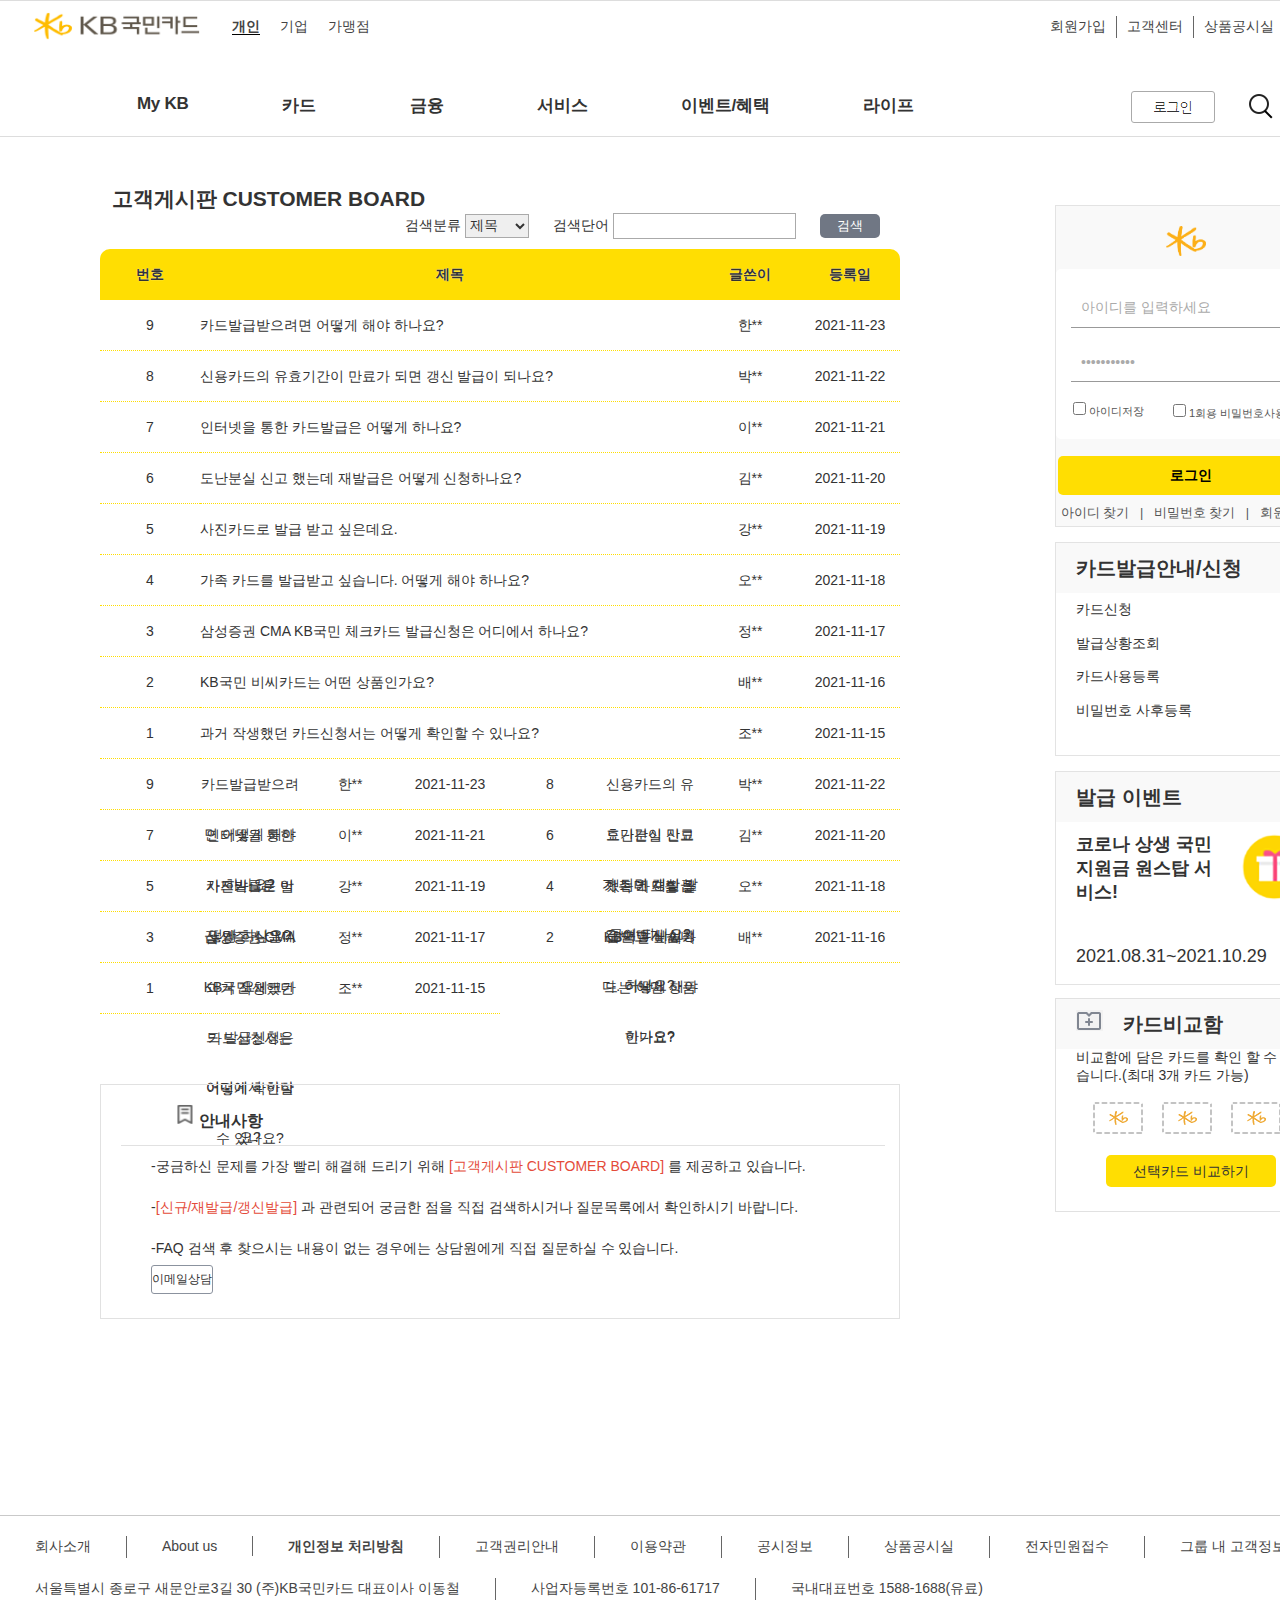
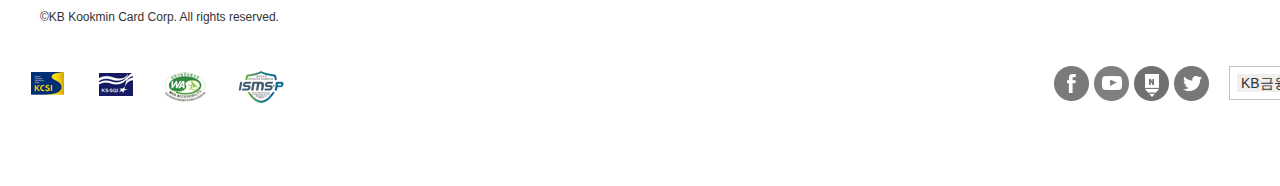
<file: sub05/sub05.html>
﻿<!DOCTYPE html>
<html lang="ko">
<head>
	<meta charset="UTF-8">
	<title>sub05</title>
	<link rel="stylesheet" href="css/sub05.css"/>
	<link rel="stylesheet" href="../css/common.css"/>
	<link rel="shortcut icon" href="../kyk.ico">
	<meta name="Keywords" content="고영관, 고영관 jQuery 포트폴리오, jQuery portfolio, Youngkwan's jQuery portfolio"/>
	<meta name="Description" content="고영관의 jQuery 페이지 입니다"/>
	<script src="../js/jquery-1.7.1.min.js"></script>
	<script src="../js/html5div.js"></script>
	<script src="../js/html5shiv.js"></script>
	<script src="js/sub05.js"></script>
	<script src="js/script1.js"></script>
</head>
<body>
	<header>
		<div id="header">
			<div id="main_top" class="cf">
				<div id="main_gnb_right" class="cf"> 
					<ul>
						<li><a href="#"><span>회원가입</span></a></li>
						<li><a href="#"><span>고객센터</span></a></li>
						<li><a href="#"><span>상품공시실</span></a></li>
						<li class="last"><a href="#"><span>KB국민은행</span></a></li>
					</ul>
				</div><!-- id="main_gnb_right" -->
				<div id="main_logo">
					<a href="../index.html"><img src="images/main_logo.png" alt="main_logo"/></a>
				</div><!-- id="main_logo" -->
				<div id="main_gnb_left" class="cf">
					<ul>
						<li><a href="#"><span><strong>개인</strong></span></a></li>
						<li><a href="#"><span>기업</span></a></li>
						<li><a href="#"><span>가맹점</span></a></li>
					</ul>
				</div><!-- id="main_gnb_left" -->
			</div><!-- id="main_top" -->
			<div id="main_lnb" class="cf">
				<ul class="lnb_ldep cf">
					<li class="onedep" title="&nbsp;&nbsp;&nbsp;&nbsp;&nbsp;My KB"><a href="../index.html" tabindex="1">My KB</a>
						<div class="lnb_2dep_wrap cf">
							<ul class="lnb_2dep cf">
								<li class="dep2_1 fl"><a href="../index.html">나의 카드생활</a>
									<ul>
										<li><a href="../index.html">한눈에 보기</a></li>
									</ul>
								</li>
								<li class="fl"><a href="#">카드이용</a>
									<ul>
										<li><a href="../index.html">결제예정금액</a></li>
										<li><a href="../index.html">이용대금명세서</a></li>
										<li><a href="../index.html">카드이용 매출전표</a></li>
										<li><a href="../index.html">카드이용실적</a></li>
										<li><a href="../index.html">이용한도</a></li>
										<li><a href="../index.html">가족카드(가족회원)</a></li>
									</ul>					
								</li>
								<li class="fl"><a href="#">대금결제</a>
									<ul>
										<li><a href="../index.html">대금결제 안내</a></li>
										<li><a href="../index.html">바로출금결제</a></li>
										<li><a href="../index.html">가상계좌결제</a></li>
										<li><a href="../index.html">국내이용 분할납부</a></li>
										<li><a href="../index.html">해외이용 분할납부</a></li>
										<li><a href="../index.html">예상할부수수료</a></li>
										<li><a href="../index.html">할부기간 변경</a></li>
										<li><a href="../index.html">결제내역</a></li>
									</ul>					
								</li>
								<li class="fl"><a href="../index.html">정보관리</a>
									<ul>
										<li><a href="../index.html">카드관리</a></li>
										<li><a href="../index.html">고객정보</a></li>
										<li><a href="../index.html">결제정보</a></li>
										<li><a href="../index.html">혜택정보(마케팅)수신동의</a></li>
									</ul>
								</li>
								<li class="fl"><a href="../index.html">카드이용실적</a>
									<ul>
										<li><a href="../index.html">개인사업자용 이용내역</a></li>
										<li><a href="../index.html">신용카드소득공제</a></li>
										<li><a href="../index.html">카드금융거래확인서</a></li>
										<li><a href="../index.html">채무확인서</a></li>
										<li><a href="../index.html">부채증명서</a></li>
										<li><a href="../index.html">상환관리</a></li>
										<li><a href="../index.html">KB금융그룹 금융정보</a></li>
										<li><a href="../index.html">이용한도</a></li>
										<li><a href="../index.html">가족카드(가족회원)</a></li>
									</ul>
								</li>
							</ul>
						</div>
					</li> <!-- My kb -->
					<li class="onedep" title="&nbsp;&nbsp;&nbsp;&nbsp;&nbsp;카드"><a href="../sub01/sub01.html" tabindex="2">카드</a>
						<div class="lnb_2dep_wrap cf">
							<ul class="lnb_2dep cf">
								<li class="dep2_1 fl"><a href="../sub01/sub01.html">Life Cycle별 대표카드 안내</a>
									<ul>
										<li><a href="../sub01/sub01.html">한눈에 보기</a></li>
										<li class="plus"><a href="#" >Life Cycle별 추천상품<span class="fr">+</span></a>
											<ul class="dep3">
												<li><a href="../sub01/sub01.html">The Easy</a></li>
												<li><a href="../sub01/sub01.html">다담</a></li>
												<li><a href="../sub01/sub01.html">골든라이프올림</a></li>
											</ul>
										</li>
									</ul>
								</li>
								<li class="fl"><a href="#">카드상품안내</a>
									<ul>
										<li class="plus"><a href="#" >프리미엄카드<span class="fr">+</span></a>
											<ul class="dep3">
												<li><a href="../sub01/sub01.html">TANTUM</a></li>
												<li><a href="../sub01/sub01.html">VVIP</a></li>
												<li><a href="../sub01/sub01.html">플래티늄</a></li>
											</ul>
										</li>
										<li class="plus"><a href="#" >신용카드<span class="fr">+</span></a>
											<ul class="dep3">
												<li><a href="../sub01/sub01.html">포인트/마일리지</a></li>
												<li><a href="../sub01/sub01.html">할인/선택형</a></li>
												<li><a href="../sub01/sub01.html">교육/의료</a></li>
												<li><a href="../sub01/sub01.html">마트/통신</a></li>
												<li><a href="../sub01/sub01.html">쇼핑</a></li>
												<li><a href="../sub01/sub01.html">커피 외식/문화 레져</a></li>
												<li><a href="../sub01/sub01.html#">주유/렌탈 생활</a></li>
											</ul>
										</li>
										<li class="plus"><a href="#" >체크카드<span class="fr">+</span></a>
											<ul class="dep3">
												<li><a href="../sub01/sub01.html">대중교통/통신</a></li>
												<li><a href="../sub01/sub01.html">커피/외식/편의점</a></li>
												<li><a href="../sub01/sub01.html">해외직구/마트/백화점</a></li>
												<li><a href="../sub01/sub01.html">주유/적립</a></li>
												<li><a href="../sub01/sub01.html">교육/의료/문화/레져</a></li>
												<li><a href="../sub01/sub01.html">신한은행/농협 계좌전용</a></li>
											</ul>
										</li>
										<li><a href="../sub01/sub01.html">공공/정부지원카드</a></li>
										<li class="plus"><a href="#" >선불카드<span class="fr">+</span></a>
											<ul class="dep3">
												<li><a href="../sub01/sub01.html">기프트카드</a></li>
												<li><a href="../sub01/sub01.html">충전식카드</a></li>
											</ul>
										</li>
										<li class="plus"><a href="#" >핀테크카드<span class="fr">+</span></a>
											<ul class="dep3">
												<li><a href="../sub01/sub01.html">모바일단독카드</a></li>
												<li><a href="../sub01/sub01.html">알파원카드</a></li>
											</ul>
										</li>
										<li><a href="../sub01/sub01.html">맞춤카드</a></li>
										<li><a href="../sub01/sub01.html">장기거래고객 레터링카드</a></li>
									</ul>
								</li>
								<li class="fl"><a href="#">카드발급/신청</a>
									<ul>
										<li class="plus"><a href="#" >카드신청<span class="fr">+</span></a>
											<ul class="dep3">
												<li><a href="../sub02/sub02.html">카드신청</a></li>
												<li><a href="../sub02/sub02.html">채무조정 성실상환자 신청</a></li>
												<li><a href="../sub02/sub02.html">신속발급서비스</a></li>
												<li><a href="../sub02/sub02.html">발급 카드번호 조회</a></li>
												<li><a href="../sub02/sub02.html">장애유형별 본인확인 방법안내</a></li>
											</ul>
										</li>
										<li><a href="../sub02/sub02.html">발급이력조회</a></li>
										<li><a href="../sub02/sub02.html">발급상황조회</a></li>
										<li><a href="../sub02/sub02.html">카드사용등록/카드 비밀번호 등록</a></li>
									</ul>
								</li>
							</ul>
						</div>
					</li> <!-- 카드 -->
					<li class="onedep" title="&nbsp;&nbsp;&nbsp;&nbsp;&nbsp;금융"><a href="../sub04/sub04.html" tabindex="3">금융</a>
						<div class="lnb_2dep_wrap cf">
							<ul class="lnb_2dep cf">
								<li class="dep2_1 fl"><a href="../sub04/sub04.html">카드금융</a>
									<ul>
										<li><a href="../sub04/sub04.html">장기카드대출</a></li>
										<li><a href="../sub04/sub04.html">단기카드대출</a></li>
										<li><a href="../sub04/sub04.html">일부결제금액이월약정</a></li>
									</ul>
								</li>
								<li class="fl"><a href="#">일반대출</a>
									<ul>
										<li><a href="../sub04/sub04.html">KB국민 이지론플러스</a></li>
										<li><a href="../sub04/sub04.html">KB국민 신용대출</a></li>
									</ul>
								</li>
								<li class="fl"><a href="#">자동차/올리스금융</a>
									<ul>
										<li><a href="../sub04/sub04.html">자동차금융</a></li>
										<li><a href="../sub04/sub04.html">중고차금융</a></li>
										<li><a href="../sub04/sub04.html">올리스금융</a></li>
									</ul>
								</li>
							</ul>
						</div>
					</li> <!-- 금융 -->
					<li class="onedep" title="&nbsp;&nbsp;&nbsp;&nbsp;&nbsp;서비스"><a href="../index.html" tabindex="4">서비스</a>
						<div class="lnb_2dep_wrap cf">
							<ul class="lnb_2dep cf">
								<li class="dep2_1 fl"><a href="sub01/sub01.html">생활대금납부</a>
									<ul>
										<li><a href="../index.html">한눈에 보기</a></li>
										<li><a href="../index.html">K-Bill Point</a></li>
										<li><a href="../index.html">K-Bill 구독서비스</a></li>
										<li><a href="../index.html">초중고 학교납입금</a></li>
										<li><a href="../index.html">아파트관리비</a></li>
										<li><a href="../index.html">도시가스요금</a></li>
										<li><a href="../index.html">4대 사회보험금</a></li>
										<li><a href="../index.html">전화요금</a></li>
										<li><a href="../index.html">전기요금</a></li>
										<li><a href="../index.html">지방세/국세</a></li>
										<li><a href="../index.html">대학등록금</a></li>
									</ul>
								</li>
								<li class="fl"><a href="#">편의서비스</a>
									<ul>
										<li><a href="../index.html">알림/안심서비스</a></li>
										<li><a href="../index.html">채무면제/유예상품</a></li>
										<li><a href="../index.html">굿터치(Good Touch)서비스</a></li>
									</ul>
								</li>
								<li class="fl"><a href="#">결제서비스</a>
									<ul>
										<li><a href="../index.html">체크카드 소액신용결제서비스</a></li>
										<li><a href="../index.html">신용/체크선택결제서비스</a></li>
										<li><a href="../index.html">포인트연계할부서비스</a></li>
										<li><a href="../index.html">KB Pay</a></li>
										<li><a href="../index.html">일반결제(ISP)</a></li>
										<li><a href="../index.html">PayOn 서비스</a></li>
										<li><a href="../index.html">후불교통서비스</a></li>
										<li><a href="../index.html">모바일티머니 후불형 서비스</a></li>
										<li><a href="../index.html">ARS 결제</a></li>
									</ul>
								</li>
							</ul>
						</div>
					</li> <!-- 서비스 -->
					<li class="onedep" title="&nbsp;&nbsp;&nbsp;&nbsp;&nbsp;이벤트/혜택"><a href="../sub02/sub02.html" tabindex="5">이벤트/혜택</a>
						<div class="lnb_2dep_wrap cf">
							<ul class="lnb_2dep cf">
								<li class="dep2_1 fl"><a href="sub03/sub03.html">이벤트</a>
									<ul>
										<li><a href="../sub02/sub02.html">이벤트 메인</a></li>
										<li><a href="../sub02/sub02.html">진행 중 이벤트</a></li>
										<li><a href="../sub02/sub02.html">지난 이벤트</a></li>
										<li><a href="../sub02/sub02.html">응모/당첨확인</a></li>
										<li><a href="../sub02/sub02.html">제휴할인 이벤트</a></li>
									</ul>
								</li>
								<li class="fl"><a href="#">적립/할인</a>
									<ul>
										<li><a href="../sub02/sub02.html">포인트리 안내</a></li>
										<li><a href="../sub02/sub02.html">나의 포인트리</a></li>
										<li><a href="../sub02/sub02.html">포인트리 사용/전환</a></li>
										<li><a href="../sub02/sub02.html">포인트리 기부</a></li>
										<li><a href="../sub02/sub02.html">나의 혜택</a></li>
										<li><a href="../sub02/sub02.html">겟백 서비스</a></li>
									</ul>
								</li>
								<li class="fl"><a href="#">VIP서비스</a>
									<ul>
										<li><a href="../sub02/sub02.html">VIP카드 쿠폰서비스</a></li>
										<li><a href="../sub02/sub02.html">VIP카드 혜택 조회</a></li>
										<li><a href="../sub02/sub02.html">프라임서비스</a></li>
										<li><a href="../sub02/sub02.html">플래티늄서비스</a></li>
										<li><a href="../sub02/sub02.html">VIP우대가맹점</a></li>
										<li><a href="../sub02/sub02.html">KB스타클럽제도</a></li>
									</ul>
								</li>
								<li class="fl"><a href="#">스타샵</a>
									<ul>
										<li><a href="../sub02/sub02.html">스타샵 찾기</a></li>
										<li><a href="../sub02/sub02.html">스타샵 혜택</a></li>
										<li><a href="../sub02/sub02.html">마이스타샵</a></li>
									</ul>
								</li>
								<li class="fl"><a href="#">혜택 가맹점</a>
									<ul>
										<li><a href="../sub02/sub02.html">도서할인</a></li>
										<li><a href="../sub02/sub02.html">펫코노미서비스</a></li>
										<li><a href="../sub02/sub02.html">무이자할부</a></li>
									</ul>
								</li>
							</ul>
						</div>
					</li> <!-- 이벤트/혜택 -->
					<li class="onedep" title="&nbsp;&nbsp;&nbsp;&nbsp;&nbsp;라이프"><a href="../sub04/sub04.html" tabindex="6"> 라이프</a>
					</li> <!-- 라이프 -->
					<div class="login_button cf">
						<li class="login">
						<a href="../sub04/sub04.html"><img src="images/main_menu_login.png" alt="로그인 박스"/></a>
						</li>
					</div>
					<div class="search_button cf">
						<li class="show_balloon" title="&nbsp;&nbsp;&nbsp;&nbsp;&nbsp;검색">			
							<a href="../index.html"><img src="images/main_menu_search.png" alt="검색 돋보기"/></a>
						</li>
					</div>
					<div class="all_menu_button cf">
						<li class="show_balloon" title="&nbsp;&nbsp;&nbsp;&nbsp;&nbsp;전체메뉴">
							<a href="../index.html"><img src="images/main_menu_hambermeun.png" alt="전체 메뉴"/></a>
						</li>
					</div>		
				</ul>
			</div> <!-- id="m_lnb" -->
		</div> <!-- id="header" -->
	</header>
	<section>	
		<div id="section">
			<div id="section_left">
				<h2>&nbsp;&nbsp;고객게시판 CUSTOMER BOARD</h2>
				<div id="search_wrap" class="cf">
					<form action="#">
						<fieldset class="cf">
							<label for="search">검색분류</label>
							<select name="search" id="search">
								<option value="제목">제목</option>
								<option value="내용">내용</option>
								<option value="글쓴이">글쓴이</option>
							</select>
							<label for="text">검색단어</label>
							<input type="text" name="text" id="text"/>
							<button type="submit"> 검색 </button>
						</fieldset>
					</form>
				</div> <!-- id="search_wrap" -->
				
				<div id="board">
					<div class="first fl cf">
						<div class="title1 fl"><span>번호</span></div>
						<div class="title2 fl"><span>제목</span></div>
						<div class="title3 fl"><span>글쓴이</span></div>
						<div class="title4 fl"><span>등록일</span></div>
					</div>
					<div>
						<!-- <input type="radio" id="click9" name="click"/> -->
						<div>9</div>
						<div class="title2"><!-- <label for="click9" class="cf">카드발급받으려면 어떻게 해야 하나요?</label> -->
							<div class="cf label">카드발급받으려면 어떻게 해야 하나요?</div>
						</div>
						<div>한**</div>
						<div>2021-11-23</div>
						<div class="content_wrap">
							<div class="subject">Q 카드발급받으려면 어떻게 해야 하나요?</div>
							<div class="content">A -신용카드 결제 능력이 있고 만 19세 이상으로서 신용정보 조회결과 신용사태가 양호하며 당사에서 정한 일정 기준에 해당하시는 고객은 발급이 가능합니다.<br><br>
							- 카드발급 신청은 가까운 KB국민카드 및 KB국민은행 지점으로 본인확인을 위한 주민등록증 및 소득확인서류를 소지하시고 방문 하시거나 KB국민카드 홈페이지(www.kbcard.com)에서 신청 가능하시며 자격 여부 확인 후 최종 발급이 가능합니다.<br><br>
							해당 제휴기관의 사정에 따라 인터넷신청이 불가할 수 있습니다.<br>
							</div>
						</div>
					</div>
					<div>
						<!-- <input type="radio" id="click8" name="click"/> -->
						<div>8</div>
						<div class="title2"><label for="click8" class="cf">신용카드의 유효기간이 만료가 되면 갱신 발급이 되나요?</label></div>
						<div>박**</div>
						<div>2021-11-22</div>
						<div class="content_wrap">
							<div class="subject">Q 신용카드의 유효기간이 만료가 되면 갱신 발급이 되나요?</div>
							<div class="content">A -신용카드의 자동갱신발급이란 유효기간 만료이전에 회원의 카드이용상의 편의를 위해 유효기간이 갱신된 카드를 발급하여 회원 앞 발송하는 것을 말합니다.<br><br>
							-신용카드의 만료일 이전에 고객님 앞으로 자동갱신 발급여부에 대한 안내장을 발송하여 드립니다.<br><br>
							-신용카드의 자동갱신 발급은 모든 회원에게 해당되는 것은 아니며, 연체,거래정지 등재여부 및 사용패턴, 이용실적 등에 따라 자동갱신발급이 안될 수도 있습니다.<br><br>
							자세한 상담을 원하시는 고객님께서는 KB국민카드 고객센터(1588-1688)로 문의바랍니다.<br>
							</div>
						</div>
					</div>			
					<div>
						<!-- <input type="radio" id="click7" name="click"/> -->
						<div>7</div>
						<div class="title2"><label for="click7" class="cf">인터넷을 통한 카드발급은 어떻게 하나요?</label></div>
						<div>이**</div>
						<div>2021-11-21</div>
						<div class="content_wrap">
							<div class="subject">Q 인터넷을 통한 카드발급은 어떻게 하나요?</div>
							<div class="content">A 1. 신청 방법<br>-KB국민카드 홈페이지에서 발급하고자 하는 카드를 조회한 후에 해당카드의 [카드신청하기]버튼을 클릭하신 후 카드신청하시면 됩니다.<br><br>
							- 인터넷으로 카드를 신청하는 경우에는 카드발급사고 등을 예방하기 위해 본인확인 인증이 필요합니다.<br>본인확인 인증 방법:공동인증서(구 공인인증서), 체크/신용카드 비밀번호 4자리, SMS 인증번호 입력(단, 체크카드 발급은 공동인증서(구 공인인증서) 인증만 가능합니다.)<br><br>또한 심사하는 단계에서 별도 서류 청구가 필요할 경우에는 유선으로 고객님께 필요한 서류를 요청할 수 있습니다.<br><br>
							2.발급 여부 확인<br>
							-KB국민카드 홈페이지[카드 > 발급상황조회]에서 확인하실 수 있습니다.<br><br>해당 제휴기관의 사정에 따라 인터넷신청이 불가할 수 있습니다.<br>
							</div>
						</div>
					</div>
					<div>
						<!-- <input type="radio" id="click6" name="click"/> -->
						<div>6</div>
						<div class="title2"><label for="click6" class="cf">도난분실 신고 했는데 재발급은 어떻게 신청하나요?</label></div>
						<div>김**</div>
						<div>2021-11-20</div>
						<div class="content_wrap">
							<div class="subject">Q 도난분실 신고 했는데 재발급은 어떻게 신청하나요?</div>
							<div class="content">A - KB국민카드 고객센터(1588-1788)를 통해 도난분실 신고시 즉시 재발급 신청이 가능하시며, 도난분실 신고 후에도 영업점 방문 및 카드고객센터, 인터넷을 통해 카드 발급신청을 할 수 있습니다.<br><br>
							-재발급시에는 카드번호가 변경되어 발급되므로 통신요금 등을 자동납부 하시고 계시다면 해당 통신사로 이를 통보해주셔야 합니다.<br><br>
							-분실재발급된 카드는 별도의 카드 사용등록을 하여 사용하시면 됩니다.<br>
							</div>
						</div>
					</div>
					<div>
						<!-- <input type="radio" id="click5" name="click"/> -->
						<div>5</div>
						<div class="title2"><label for="click5" class="cf">사진카드로 발급 받고 싶은데요.</label></div>
						<div>강**</div>
						<div>2021-11-19</div>
						<div class="content_wrap">
							<div class="subject">Q 사진카드로 발급 받고 싶은데요.</div>
							<div class="content">A -사진카드 발급신청은 고객님 본인꼐서 가까운 국민은행 영업점을 방문 신청하셔야 합니다.<br><br>
							-사진카드 발급시 필요서류<br>
							1.반명함판 사진 1장<br>
							2.본인확인 증표(주민등록증, 운전면허증, 여권)<br>
							3.회원별 자격요건에 따른 별도 징구서류<br><br>
							-사진카드 발급은 신청하신 지점에서 발급팀으로 사진을 전송하여야 하므로 일반카드보다 발급 소요시간이 다소 지연 될 수 있습니다.<br><br>
							-또한 사진카드는 당사에서 발해되는 카드 중 일부카드에만 적용 가능하므로, 사진카드로 발급이 가능한 카드 문의는 KB국민카드 고객센터(1588-1688)로 확인 부탁드립니다.<br>
							</div>
						</div>
					</div>
					<div>
						<!-- <input type="radio" id="click4" name="click"/> -->
						<div>4</div>
						<div class="title2"><label for="click4" class="cf">가족 카드를 발급받고 싶습니다. 어떻게 해야 하나요?</label></div>
						<div>오**</div>
						<div>2021-11-18</div>
						<div class="content_wrap">
							<div class="subject">Q 가족 카드를 발급받고 싶습니다. 어떻게 해야 하나요?</div>
							<div class="content">A -가족회원의 경우에는 본인회원의 직계혈족(만 18세 이상), 형제자매(만19세 이상) ,배우자, 배우자의 부모, 자녀 및 손자의 배우자, 배우자의 조부모 및 형제자매에 한하여 발급 가능합니다.<br><br>
							- 가족카드에 대한 연회비는 본인회원과 동일한 카드로 발급할 경우에는 추가부담이 없으나 본인회원과 상이한 제휴카드로 발급할 경우 제휴연회비가 별도로 청구될 수 있습니다.<br><br>
							-가족카드의 신청은 KB국민카드 홈페이지 또는 가까운 KB국민카드 및 KB국민은행 영업점에서 신청 가능하며, 가족 신분증과 가족관계를 확인할 수 있는 서류(주민등록등본, 가족관계등록부 등)<br><br>
							-또한 사진카드는 당사에서 발해되는 카드 중 일부카드에만 적용 가능하므로, 사진카드로 발급이 가능한 카드 문의는 KB국민카드 고객센터(1588-1688)로 확인 부탁드립니다.<br>
							</div>
						</div>
					</div>
					<div>
						<!-- <input type="radio" id="click3" name="click"/> -->
						<div>3</div>
						<div class="title2"><label for="click3" class="cf">삼성증권 CMA KB국민 체크카드 발급신청은 어디에서 하나요?</label></div>
						<div>정**</div>
						<div>2021-11-17</div>
						<div class="content_wrap">
							<div class="subject">Q 삼성증권 CMA KB국민 체크카드 발급신청은 어디에서 하나요?</div>
							<div class="content">A -결제계좌가 삼성증권 CMA 계좌만 등록 가능한 상품으로 삼성증권 영업점에서만 발급 가능합니다.<br><br>
							해당 상품은 2017.12.31일자로 판매중단 되었습니다.<br>
							</div>
						</div>
					</div>
					<div>
						<!-- <input type="radio" id="click2" name="click"/> -->
						<div>2</div>
						<div class="title2"><label for="click2" class="cf">KB국민 비씨카드는 어떤 상품인가요?</label></div>
						<div>배**</div>
						<div>2021-11-16</div>
						<div class="content_wrap">
							<div class="subject">Q KB국민 비씨카드는 어떤 상품인가요?</div>
							<div class="content">A -KB국민 비씨카드 주식회사의 업무위임계약에 따라 카드이용관련 서비스가 비씨카드사를 통해 제공되는 카드입니다.<br>(카드사앞 또는 뒷면에 BC로고 표시)<br><br>
							KB국민 비씨카드로 비씨카드에서 주관하는 마케팅 행사 혜택을 누릴 수 있습니다.<br>
							(단, KB국민카드 마케팅 행사에서는 제외될 수 있습니다.)<br><br>
							비씨카드 이용관련 문의:비씨카드 고객센터(1588-4000)<br>
							</div>
						</div>
					</div>
					<div>
						<!-- <input type="radio" id="click1" name="click"/> -->
						<div>1</div>
						<div class="title2"><label for="click1" class="cf">과거 작생했던 카드신청서는 어떻게 확인할 수 있나요?</label></div>
						<div>조**</div>
						<div>2021-11-15</div>
						<div class="content_wrap">
							<div class="subject">Q 과거 작생했던 카드신청서는 어떻게 확인할 수 있나요?</div>
							<div class="content">A -카드 발급이력조회는 최근 5년 이내 홈페이지 및 모바일을 통하여 신청 후 발급한 경우 조회하실 수 있습니다.<br><br>
							-영업점, 모집인, 고객센터 등을 통해 신청하신 경우 해당 내역은 가까운 영업점 및 KB국민카드 고객센터(1588-1688)을 통하여 조회를 요청하실 수 있습니다.<br><br>
							-카드 발급이 되지 않은 신청정보는 관련법령에 따라 안전하게 파기합니다.<br><br>
							-홈페이지 및 모바일을 통하여 신청 후 심사과정에서 정보변경을 요청하신 경우 최종 카드 발급 정보와 상이할 수 있으니, 보다 자세한 사항은 KB국민카드 고객센터(1588-1688)로 문의주시기 바랍니다.<br>
							</div>
						</div>
					</div>
				</div><!-- id="board" -->
				<div id="section_leftetc_tip">
					<div class="box_type1">
						<div class="tip_area">
							<h3 class="tit_tip"><img src="images/notification.png" alt=""/>	안내사항</h3>
							<ul class="list_type1">
								<li>-궁금하신 문제를 가장 빨리 해결해 드리기 위해
									<em class="color1">[고객게시판 CUSTOMER BOARD]</em>
									를 제공하고 있습니다.
								</li>
								<li>
									-<em class="color1">[신규/재발급/갱신발급]</em>
									과 관련되어 궁금한 점을 직접 검색하시거나 질문목록에서 확인하시기 바랍니다.
								</li>
								<li>-FAQ 검색 후 찾으시는 내용이 없는 경우에는 상담원에게 직접 질문하실 수 있습니다.
								<br/>
								<a href="#" class="kb_btn btn_link">이메일상담
								</a>
								</li>
							</ul>
						</div>
					</div>	
				</div> <!-- id="section_leftetc_tip" -->
			</div><!-- id="section_left" -->
			<div id="section_right">
				<div id="section_mymenubox">
					<div id="section_slogin">
						<div class="slogin cf">
							<div class="img">
								<img src="images/kb_symbolmark.png" alt="KB" width="40" height="30"/>
							</div>
							<form class="slogin_text cf" action="#" method="post">
								<fieldset>
									<input type="text" id="user_id" value="아이디를 입력하세요" class="guide_text"/>
									<input type="password" id="user_pwd" value="비밀번호를 입력하세요" class="guide_text">
									<div class="check cf">
										<p id="btn1">
											<input type="checkbox" id="save_id" value="saved_id_yes">
											<label for="save_id">아이디저장</label>
										</p>	
										<p id="btn2">	
											<input type="checkbox" id="secure" value="secure_yes">
											<label for="secure">1회용 비밀번호사용</label>	
										</p>
									</div>
									<input type="submit" value="로그인" id="btn_login">
									<p class="find cf">
										<a href="#">아이디 찾기</a>
										<a href="#">비밀번호 찾기</a>
										<a href="#" class="none">회원가입</a>
									</p>
								</fieldset>
							</form>
						</div><!-- 	class="slogin cf"	 -->
					</div>	
				</div> <!-- id="section_mymenubox" -->
				<div id="section_card_issuance">
					<ul class="title">
						<li>카드발급안내/신청</li>
					</ul>
					<ul>
						<li><a href="#">카드신청</a></li>
						<li><a href="#">발급상황조회</a></li>
						<li><a href="#">카드사용등록</a></li>
						<li><a href="#">비밀번호 사후등록</a></li>
					</ul>
				</div>
				<div id="section_issuance_event">
					<ul class="title">
						<li>발급 이벤트</li>
					</ul>
					<ul>
						<li class="img"><a href="#"><img src="images/gift_box.png" alt="이벤트 박스"/></a></li>
						<li><a href="#"><strong>코로나 상생 국민지원금 원스탑 서비스!</strong><span><br/><br/><br/>2021.08.31~2021.10.29</span></a></li>
					</ul>
				</div>
				<div id="section_card_comparison_box">
					<ul class="title">
						<li><img src="images/card_comparison_box.png" alt="카드비교함"/><strong>카드비교함</strong></li>
					</ul>
					<ul>
						<li>비교함에 담은 카드를 확인 할 수 있습니다.(최대 3개 카드 가능)</li>
						<li><a href="#"><img src="images/card_add.png" alt="카드추가"/></a></li>
						<li><a href="#"><img src="images/card_add.png" alt="카드추가"/></a></li>
						<li><a href="#"><img src="images/card_add.png" alt="카드추가"/></a></li>
						<li class="last"><a href="#">선택카드 비교하기</a></li>
					</ul>
				</div>
			</div><!-- id="section_right" -->
		</div><!--section -->
	</section>	
	<footer>
		<div id="footer">
			<div id="footer_top">
				<ul>
					<li><a href="#"><span>회사소개</span></a></li>
					<li><a href="#"><span>About us</span></a></li>
					<li><a href="#"><span><strong>개인정보 처리방침</strong></span></a></li>
					<li><a href="#"><span>고객권리안내</span></a></li>
					<li><a href="#"><span>이용약관</span></a></li>
					<li><a href="#"><span>공시정보</span></a></li>
					<li><a href="#"><span>상품공시실</span></a></li>
					<li><a href="#"><span>전자민원접수</span></a></li>
					<li class="last"><a href="#"><span>그룹 내 고객정보 제공내역</span></a></li>
				</ul>
				<ul>
					<li><a>서울특별시 종로구 새문안로3길 30 (주)KB국민카드 대표이사 이동철</a></li>
					<li><a>사업자등록번호 101-86-61717</a></li>
					<li class="last"><a href="#">국내대표번호 1588-1688(유료)</a></li>
				</ul>
				<p>&copy;KB Kookmin Card Corp. All rights reserved.</p>
			</div>
			<div id="footer_left">
				<a href="#"><img src="images/footer1.png" alt="footer1"/></a>
				<a href="#"><img src="images/footer2.png" alt="footer2"/></a>
				<a href="#"><img src="images/footer3.png" alt="footer3"/></a>
				<a href="#"><img src="images/footer4.png" alt="footer3"/></a>
			</div>
			<div id="footer_right">
				<div class="kbnet_link">
					<ul>
						<li>
							<select name="kbnet_link_choice" id="kbnet_link_choice">
								<option value="KB금융그룹 네트워크">KB금융그룹 네트워크
								<option value="KB신용정보">KB신용정보
								<option value="KB데이타시스템">KB데이타시스템
								<option value="KB인베스트먼트">KB인베스트먼트
								<option value="KB저축은행">KB저축은행
								<option value="KB부동산신탁">KB부동산신탁
								<option value="KB생명보험">KB생명보험
								<option value="KB캐피탈">KB캐피탈
								<option value="KB자산운용">KB자산운용
								<option value="푸르덴셜생명">푸르덴셜생명
								<option value="KB손해보험">KB손해보험
								<option value="KB증권">KB증권
								<option value="KB국민은행">KB국민은행
								<option value="KB금융그룹">KB금융그룹
							</select>
						</li>
					</ul>
				</div>
				<div class="box2"></div>
				<div class="box3"></div>		
				<div class="box4"></div>
				<div class="box1"></div>
			</div>	
		</div>
	</footer>
</body>
</html>
</file>
<file: css/style.css>
﻿*{margin: 0; padding: 0; border: 0;}
ul,li{list-style: none;}
html{overflow-y: scroll;}
body, select, input{font: 14px '맑은 고딕', sans-serif; color: #333333;}
.cf:after{content: ''; display: block; clear: both;}
.fl{float: left;}
a{ text-decoration:none; color: #333333;} 


/* 레이어팝업 */
#popup{position: fixed; z-index: 55555; left: 50%; margin-left: -252px; top: 50%; margin-top: -300px; width: 632px; height: 500px; border-top: 5px solid #ffcf00; display: none;}
#pop_header{width:632px; height: 70px; background: #ffffff; /* background: rgba(0,0,200,.5); */}
	.pop_title{float: left;width: 580px; height: 50px; /* background: rgba(0,200,0,.5); */ margin-top: 20px;}
	.pop_close{float: right; width: 52px; height: 50px;  /* background: rgba(0,230,200,.5); */ margin-top: 20px;}
#pop_section{float: left; width: 632px; height: 359px; border-top: 2px solid #e5e5e5; border-bottom: 1px solid #e5e5e5;}
#pop_bottom{float: left; width: 632px; height: 100px;  background: #ffffff;}
	.pop_detail{width: 450px; height: 48px; /* background: rgba(0,0,0,.5); */}
	.pop_detail ul > li{width: 140px; height: 32px; border-radius: 5px; background: #ffde02;  line-height: 32px; display: block; text-align: center; margin-left: 260px; margin-top: 33px;}
	.pop_detail ul > li:hover{text-decoration: underline;}
	
	.pop_checkbox{width: 175px; height: 61px; float: right; margin-top: -45px; margin-left: 25px;}


section{width: 100%; height: 3540px;}
#section_top{width: 100%; height: 450px; margin-top: 3px;}
	#section_slideimg{width: 100%; height: 450px; overflow: hidden; position: relative; margin: 0 auto;}
	.animation{width: 1420px; height: 450px; overflow: hidden; position: relative; margin: 0 auto;}
			.slider_panels{width: 1420px; height: 450px; position: relative; overflow: hidden; z-index: 10; margin: 0 auto;}
			.slider_panels >div{position:absolute; float:left; }
			.slider_panels .slider_image{width: 100%; height: 100%; display: block; position: absolute; left: 100%; top: 0; }
			.slider_panels .img1{background: url(../images/main_banner1.png) no-repeat center center; background-size: cover; left: 0%; cursor: pointer; }
			.slider_panels .img2{background: url(../images/main_banner2.png) no-repeat center center; background-size: cover; cursor: pointer;}
			.slider_panels .img3{background: url(../images/main_banner3.png) no-repeat center center; background-size: cover; cursor: pointer;}
			.slider_panels .img4{background: url(../images/main_banner4.png) no-repeat center center; background-size: cover; cursor: pointer;}
			.slider_panels .img5{background: url(../images/main_banner5.jpg) no-repeat center center; background-size: cover; cursor: pointer;}
			.slider_panels .img6{background: url(../images/main_banner6.png) no-repeat center center; background-size: cover; cursor: pointer;}
			.slider_text_panel{position: absolute; top: 100px; left: 50px; z-index: 10;}
			.slider_text{position: absolute; width: 250px; height: 150px; color: #007ac6; font-weight: bold; text-align: justify; font-size: 20px;}
			.control_panels{position: absolute; top: 420px; left: 50%; margin-left: -38px; height: 15px; overflow: hidden; z-index: 10;}
			.control_btn{width: 15px; height: 75px; position: relative; float: left; cursor: pointer; background: url(../images/point_button.png);}
			.control_btn:hover{background-position: -16px;}
			.control_btn.act{background-position: -31px;}

			.lef{position: absolute; top: 180px; left: 0; z-index: 11;}
			.rig{position: absolute; top: 180px; right: 0; z-index: 11;}
		
		#section_slogin{width: 360px; height: 350px; right: 200px; position: absolute; top: 25px; z-index: 10;}
		#section_slogin .slogin_wrap{width:360px; height:350px; margin-right: -145px; margin-top: 25px;border-radius:5px; box-shadow:1px 1px 10px #555555; background: rgba(192,192,192,.5);}
		#section_slogin .slogin{width:360px; height:350px;}
			.slogin .slogin_text{background:#ffffff; width:310px; height:170px;  margin-top:10px; margin-left: auto; margin-right: auto; border-radius: 5px}
			.slogin .btn_login{background:#ffde02; width:310px; height:180px; margin:10px auto 0;}
			.slogin .img{text-align: center; margin-top: 20px; margin-bottom: 5px;}
			.slogin #user_id{border:none; width: 260px; padding: 10px; border-bottom: 1px solid #999999; margin-top:20px; margin-left: 15px; height:18px;}
			.slogin #user_pwd{width: 260px; padding: 10px; border-bottom: 1px solid #999999; margin-top: 15px; margin-left: 15px;height:18px;}
			.slogin .check{width: 270px; margin: 0 auto; font-size: 0.8em; padding:20px 10px; color: #555555;}
			.slogin #btn_login{width: 310px; padding: 10px 0; background: #ffde02; margin-top:15px; color:#000000; font-weight:bold; border-radius:5px; font-size:1.01em; cursor:pointer;}
			.slogin .find{width:305px; padding-left: 25px;}
			.slogin .find a{float: left; font-size: 0.9em;  padding-top: 10px; color: #555555;}
			.slogin .find a:after{content:'   |   '; white-space:pre;}
			.slogin .find .none:after{content:''; white-space:pre;}
			
			.fl{float: left;}
			.fr{float: right;}
		
		#section_slogin .slogin .guide_text.active{border-bottom:2px solid #ffde02; height:17px; z-index: 12;}
		.gray{color:#aaaaaa;}
		
		.slider_width{width:100%; overflow:hidden; height:450px; position:absolute; top: 0;}
		.slider_img_bg{position:relative; top:0; width:100%; height:450px; float:left;}
		.slider_bg{ position:absolute;  height:450px;}
		.bg1{width:100%; background:#fff8dd; left:0;}
		.bg2{width:100%; background:#55493e; left:100%;}
		.bg3{width:100%; background:#afdefa; left:200%;}
		.bg4{width:100%; background:#ededed; left:300%;}
		.bg5{width:100%; background:#88d7db; left:400%;}
		.bg6{width:100%; background:#f7ffd6; left:500%;}

#section_middle{width: 1420px; margin: 0 auto;}
#section_left{float: left; width: 705px; height: 2730px; margin-top: 30px;}
	#section_search{width: 705px; height: 135px;background: #ffffff; margin: 0 auto;}
	.section_searchbox{width: 500px; height: 135px; margin: 0 auto;}
	.container{width: 100px; vertical-align: middle; white-space: nowrap; /* position: relative;  */}
	.container input#search{ width: 475px; height: 75px;background: #ffffff; border: none; font-size: 25px; color: #63717f; padding-left: 45px;
	-webkit-border-radius: 5px;
	-moz-border-radius: 5px; border-radius: 5px; border: 3px solid #000000;}
	.section_searchbox > ul> li > a{float: left; background: #f2f2f2; padding: 5px; margin-top: 5px; margin-left: 20px; border-radius: 3px; color: #666666; }
	.section_searchbox > ul> li{list-style-type: none;}
	
	#section_ddaycount{width: 550px; height: 436px; margin:0 auto; text-align:center; border: 1px solid #e8f8f5; margin-left: 50px; margin-top: 25px; background: url(../images/section_ddaycount.png) no-repeat; border-radius: 7px;}
	#section_ddaycount h2{color:#4090a7; text-align:center; font-size:30px; line-height:200%; text-align: center; margin-top: 280px; background: #e8f8f5;}
	#section_ddaycount .counter{display:inline-block; background: #e8f8f5; width: 550px; height: 96px; }
		.counter ul li{margin-left:17px; margin-top: 10px;}
		.counter ul li.firstli{margin-left:70px; width: 100px;}
		.counter ul li p{color:#4090a7; text-align:center; font-size: 16px;}
		#counterH{width: 70px;}
		#counterM{width: 70px;}
		#counterS{width: 70px;}

	#section_menu{width: 655px; height: 353px; background: #ffffff; margin-left: 20px; margin-top: 60px;}
	#section_menu ul >li{list-style-type: none; float: left;}
	#section_menu ul >li>a:hover{color: #ff0000; text-decoration: underline;}
		.section_menu_img1{width: 625px; height: 88px;float: left; margin-left: 80px;}
		.section_menu_img1 ul > li{margin-right: 100px; margin-top: 50px;}
		.section_menu_text1{width: 655px; height: 88px;margin-left: 55px;}
		.section_menu_text1 ul >li{margin-right: 60px; margin-top: 15px;}
		.section_menu_img2{width: 625px; height: 88px;float: left; margin-left: 80px;}
		.section_menu_img2 ul >li{margin-right: 100px; margin-top: 50px;}
		.section_menu_text2{width: 635px; height: 88px;margin-left: 75px;}
		.section_menu_text2 ul >li{margin-right: 65px; margin-top: 15px;}
		
	#section_news{width: 650px; height: 100px; background: #ffffff; border-top: 1px solid #cccccc; margin-left: 20px; margin-top: 20px;}
		.section_news_title{width: 250px; height: 100px; background: #ffffff; float: rigth; margin-left: 20px; margin-top: 20px;}
		.section_news_title ul > li{list-style-type: none; float: left; text-align:center; /* margin-right: 10px; */ font-size: 25px;}
		.section_news_title button{cursor: pointer; }
		.section_news_list{float: right; width: 300px; height: 50px; background: #ffffff; /* margin-right: 125px; */}
		.section_news_list ul > li{margin-top: 25px;}	
		.section_news_list ul > li>a:hover{color: #ff0000; text-decoration: underline;}	

	#section_tabmenu{width: 655px; height: 350px; /* background: rgba(0,0,200,.7); */ margin-top: 170px;}
	#section_tabmenu > h3{font-size: 25px; margin-left: 230px; border: 3px solid #d3f0ff; border-radius: 5px; width: 185px; background: #d3f0ff;}
		.container{width: 516px; margin: 20px auto;}
		.tab_title li{list-style: none; float: left; width: 130px; padding: 10px 15px; cursor: pointer; text-align: cetner; border: 1px solid #bebebe; border-radius: 5px; text-align: center; margin-left: 5px; margin-bottom: 1px;}
		.tab_title li.on{background-color: #ffde02; font-weight: bold;}
		.tab_con{clear: both; border: 1px solid #bebebe; height: 250px; border-radius: 5px; cursor: pointer; width: 516px; font-size: 16px;}
		.tab_con div{display: none; text-align: center;}
		.tab_con div.on{display: block; height:250px; background-color: #c6e8ff;}
		.tab_con div.on>a{float: left; margin-top: 30px; margin-left:40px; }
		.tab_con div.on>a:hover{color: #ff0000; text-decoration: underline;}
		.tab_con div.tab2{display: none; height:250px; background-color: #aaf2e6;}
		.tab_con div.tab2>a{float: left; margin-top: 30px; margin-left:40px;}
		.tab_con div.tab2>a:hover{color: #ff0000; text-decoration: underline;}
		.tab_con div.tab3{display: none; height:250px; background-color: #e6f5b5;}
		.tab_con div.tab3>a{float: left; margin-top: 30px; margin-left:40px;}
		.tab_con div.tab3>a:hover{color: #ff0000; text-decoration: underline;}
		
#section_weather{width: 350px; height: 400px; background: url(../images/weather.jpg); margin-left: 50px; margin-top: 105px;}
#section_weather > h4{font-size: 22px; color: #ffffff; margin-left: 70px;}
.weather_box { width:350px; height:400px; position:relative;}

.weather {float: left; text-align:center; width:100%; }
.weather .today_text {font-size: 1.2em;width: 100%;padding-top: 53px;padding-bottom: 2px;}
.weather .w_p_t{font-size: 0.8em;color: #eeeeee;font-weight: normal;}
.weather_icon {float: left; padding-top:125px; padding-left: 100px; }
.weather_icon img{width:83px; }

.etc{margin-top:10px; margin-left: 10px; text-align:left; margin:260px 0px 0 10px; color:#ffffff; }
.etc >div.tem{float: left;}
.etc >div.humi{float: left;}
.etc >div.wind{float: left;}
.etc{margin-top:10px; margin-left: 10px; text-align:left; margin:260px 0px 0 10px; color:#ffffff; }
.etc img{width:30px; text-align:left; padding-right:10px; float:left;}
.etc span{display:block; font-weight:100; font-family:'Roboto', sans-serif; color:#ffffff; font-size: 15px; float:left; line-height:30px;}


.dateweek {overflow: hidden;float: left;margin-top: 22px;clear: both;border-top: 1px solid #ffffff;padding-top: 13px; position: absolute;bottom:10px;}
.dateweek .datecontent { float:left; font-size: 15px; text-align: center; color: #ffde02; padding-left:39px; line-height: 30px;}
.dateweek .cloudsmall { float:left; padding-left: 5px; text-align: left;  width: 36px; height: 35px;}
.dateweek .cloudsmall img { width:100%; height:100%;}
.dateweek .number { float:left; padding-left:8px; font-size: 15px; text-align: center; letter-spacing: 1px; color: white; line-height: 30px;}
.datecontent02 {float: left; padding-left: 35px; font-size: 15px; text-align: center; letter-spacing: 1px; color: #ffde02; border-left: 1px solid #ffffff;margin-left: 30px; height: 30px; line-height: 30px;}
.cloudsmall02 { float:left;  padding-left: 5px;text-align: left; width: 36px; height: 35px;}
.cloudsmall02 img { width:100%; height:100%;}
.number02 { float:left; padding-left:8px; font-size: 15px; text-align: center; letter-spacing: 2px; color: white; line-height: 30px;}

.today { float: right; height: 180px; position:absolute; top:60px; left:0; width:100%;} 
.temp { position:relative; float:left; letter-spacing: -5px; line-height: 89%; font-size: 5.5em; color: white;font-weight:100; top:40%; left:60%; font-family:'Roboto', sans-serif;}
.temp span{font-weight:100; font-family:'Roboto', sans-serif;}
.today .date {float: left;letter-spacing: -1px;font-size: 21px;color: white;position: absolute;width: 100%;text-align: center;top: -15px;}
.degspan {position: absolute; font-weight:100; font-family:'Roboto', sans-serif; font-size: 0.7em;right: -22px;top: -14px;}


	

		
#slidebanner_wrap{float:left; width: 1353px; height: 376px; margin-left:50px; margin-top: 100px; position: relative; overflow: hidden; }
		
			.p_title{width: 322px; height: 38px; background: #09a29b; color: #ffffff; text-align: center; font-size: 20px; line-height: 38px; transition:all 0s;}
			.promo_box_bar{float: left; width: 260px; height: 36px; font-size: 17px; line-height: 32px; border-radius:10px; text-align: center; margin: 4px 30px;  border: 2px solid #09a29b; box-sizing: border-box; transition: all 0.8s;}
		
			.slide_box11{width: 322px; height: 376px; background: #ffffff; overflow:hidden; position: absolute; box-sizing:border-box; clear: both; margin-right: 23px; border: 2px solid #09a29b; border-left: 0;}
			.slide_box11_theme{width: 322px; height: 376px; float: left; box-sizing: border-box; transition: all 0s; text-align: center; overflow: hidden; clear:both;  border: 2px solid #09a29b;}
			.slide_box11_contentsImg{float: left; width: 1032px; overflow:hidden; box-sizing: border-box; position: absolute; left: 322px; top: 0; height: 376px; transition: all 0s;}
			.slide_box11_contentsImg p{margin-top: 15px; font-size: 17px; color: #000000; border: 2px solid #09a29b; border-radius: 5px;}
			.slide_box11_contentsImg p:hover{background: #eeeeee;}
			.slide_box11_content1{width: 344px; height: 376px; box-sizing: border-box; border-right: 1px dashed #666666; padding: 22px;}
			.slide_box11_content2{width: 344px; height: 376px; box-sizing: border-box; border-right: 1px dashed #666666; padding: 22px;}
			.slide_box11_content3{width: 344px; height: 376px; box-sizing: border-box; padding: 22px;}
			
			
			
			.slide_box21{width: 322px; height: 376px; background: #ffffff; overflow:hidden; position: absolute; box-sizing:border-box; clear: both; left: 345px; margin-right: 23px; text-align: center; border: 2px solid #09a29b; border-left: 0;}
			.slide_box21_theme{width: 322px; height: 376px; float: left; box-sizing: border-box; transition: all 0s; text-align: center; overflow: hidden; clear:both;  border: 2px solid #09a29b;}
			.slide_box21_contentsImg{float: left; width: 1032px; overflow:hidden; box-sizing: border-box; position: absolute; left: 322px; top: 0; height: 376px; transition: all 0s;}
			.slide_box21_contentsImg p{margin-top: 15px; font-size: 16px; color: #000000; }
			.slide_box21_content1{width: 344px; height: 376px; box-sizing: border-box; border-right: 1px dashed #666666; padding: 22px;}
			.slide_box21_content2{width: 344px; height: 376px; box-sizing: border-box; border-right: 1px dashed #666666; padding: 22px;}
			.slide_box21_content3{width: 344px; height: 376px; box-sizing: border-box; padding: 22px;}
			
			.slide_box31{width: 322px; height: 376px; background: #f6f6f6; overflow:hidden; position: absolute; box-sizing:border-box; clear: both; margin-right: 23px; right: 322px; text-align: center; border: 2px solid #09a29b; border-left: 0;}
			.slide_box31_theme{width: 322px; height: 376px; float: left; box-sizing: border-box; transition: all 0s; text-align: center; overflow: hidden; clear:both;  border: 2px solid #09a29b;}
			.slide_box31_contentsImg{float: left; width: 1032px; overflow:hidden; box-sizing: border-box; position: absolute; left: 322px; top: 0; height: 376px; transition: all 0s;}
			.slide_box31_contentsImg p{margin-top: 15px; font-size: 17px; color: #000000; border: 2px solid #09a29b; border-radius: 5px;}
			.slide_box31_contentsImg p:hover{background: #ffffff;}
			.slide_box31_content1{width: 344px; height: 376px; box-sizing: border-box; border-right: 1px dashed #666666; padding: 42px 22px 22px 22px;}
			.slide_box31_content2{width: 344px; height: 376px; box-sizing: border-box; border-right: 1px dashed #666666; padding: 42px 22px 22px 22px;}
			.slide_box31_content3{width: 344px; height: 376px; box-sizing: border-box; padding: 42px 22px 22px 22px;}
			

			
			.slide_box41{width: 322px; height: 376px; background: #ffffff; overflow:hidden; position: absolute; box-sizing:border-box; clear: both; margin-right: 23px; right: -23px; border: 2px solid #09a29b; border-left: 0; text-align: center;}
			.slide_box41_theme{width: 322px; height: 376px; float: left; box-sizing: border-box; transition: all 0s; text-align: center; overflow: hidden; clear:both;  border: 2px solid #09a29b;}
			.slide_box41_contentsImg{float: left; width: 1032px; overflow:hidden; box-sizing: border-box; position: absolute; left: 322px; top: 0; height: 376px; transition: all 0s;}
			.slide_box41_contentsImg p{width: 250px; margin-top: 30px; margin-left: 45px; font-size: 17px; color: #000000; border: 2px solid #09a29b; border-radius: 5px;}
			.slide_box41_contentsImg p:hover{background: #eeeeee;}
			.slide_box41_content1{width: 344px; height: 376px; box-sizing: border-box; border-right: 1px dashed #323c52;}
			.slide_box41_content1 .p_title{box-sizing: border-box; width: 100%; height: 91.5px; font-size: 25px; background: #323c52; line-height: 91.5px; }
			.slide_box41_content2{width: 344px; height: 376px; box-sizing: border-box; border-right: 1px dashed #323c52;}
			.slide_box41_content3{width: 344px; height: 376px; box-sizing: border-box;}
	
	
#section_etcbox{width: 1420px; height: 330px; margin: 0 auto; float: left;}
	#etcbox_servicecenter{width: 476px; height: 330px; float: right; background: #f6f6f6;}
		#etcbox_servicecenter_left{width: 223px; height: 250px; float: left; margin-top: 50px; margin-left: 40px;}
		#etcbox_servicecenter_left ul > li{ line-height: 1.7; list-style-type: none; font-size: 15px; margin-left: 40px;}
		#etcbox_servicecenter_left ul > li.first{ margin-bottom: 20px; font-size: 20px;}
		#etcbox_servicecenter_right{width: 213px; height: 290px; float: right; margin-top: 30px;}
		#etcbox_servicecenter_right ul > li{line-height: 1.7; list-style-type: none; text-align: right; font-size: 15px; margin-right: 40px;}
		#etcbox_servicecenter_right ul > li.first{margin-bottom: 23px; font-size: 30px;}
	#etcbox_information{width:940px; height: 167px;float: right; background: #f6f6f6; border-right: 1px solid #dddddd;}
		.etcbox_infor ul > li{float: left; list-style-type:none; padding: 35px; margin-left: 20px; margin-top: 10px; color: #000000;}
	#etcbox_consulting{width: 940px; height: 162px; background: #f6f6f6; float: right; border-top: 1px solid #dddddd; border-right: 1px solid #dddddd;}
		.etcbox_consul > ul > li{float: left; list-style-type:none; text-align: center; margin-right: 200px; margin-top: 70px; display: inline-block;}
		.etcbox_consul{margin-left: 55px;}
		
 		
		
		
	
#section_right{float: left; width: 715px; height: 2730px; background: #ffffff; color: #000000; margin-top: 30px;}
	#section_banner{width: 715px; height: 400px;}
		.slideshow{width: 715px; height: 400px; margin: 0 20px 20px 0; float: left; position: relative;}
		.slideshow a{position: absolute; top: 0; left: 0; }
		.slideshow a img{border: 1px solid #000000;}
		.slideshow a.alt{display: none;}
	
	#section_loan{width: 715px; height: 269px; margin-top: 60px; background: #d3f0ff; border-radius: 7px;}
		.section_loan_title{width: 315px; height: 100px; background: #d3f0ff; float: rigth; margin-left: 100px; margin-top: 50px;}
		.section_loan_title ul > li{list-style-type: none; float: left; text-align:center; margin-top: 50px; margin-right: 10px; font-size: 25px;}
		.section_loan_img{width: 315px; height: 177px; margin-left: 100px;}
		.section_loan_list{float: right; width: 400px; height: 220px; background: #d3f0ff; margin-top: 40px; }
		.section_loan_list ul > li{margin-left: 100px; line-height: 2.3; list-style: disc; font-size: 16px;}
		.section_loan_list ul > li>a:hover{color: #ff0000; text-decoration: underline;}
	#section_autopay{width: 715px; height: 268px;margin-top: 53px; background: #def4bf; border-radius: 7px;}
		.section_autopay_title{width: 315px; height: 100px; background: #def4bf; float: rigth; margin-left: 100px; margin-top: 50px;}
		.section_autopay_title ul > li{list-style-type: none; float: left; text-align:center; margin-top: 50px; margin-right: 10px; font-size: 25px;}
		.section_autopay_title button{ cursor: pointer; }
		.section_autopay_img{width: 315px; height: 177px; margin-left: 100px;}
		.section_autopay_list{float: right; width: 400px; height: 220px; background: #def4bf; margin-top: 40px;}
		.section_autopay_list ul > li{ margin-left: 100px; line-height: 2.3; list-style: disc; font-size: 16px;}
		.section_autopay_list ul > li>a:hover{color: #ff0000; text-decoration: underline;}
	#section_baro{width: 715px; height: 130px;  margin-top: 60px; background: #ffffff;}
		.section_barogagi{width: 547px; height: 75px; margin-left: 80px; background: #f6f6f6; margin-top: 20px; border-radius: 10px;}
		.section_barogagi ul > li{float: left; list-style-type: none; margin-left: 1px; margin-top: 3px; margin-left: 3px;}
		.section_barogagi ul > li > a{display: block;}
		
		.section_barogagi ul > li.first{border-right: 1px solid #dddddd;}
		.section_barogagi ul > li.last{border-left: 1px solid #dddddd;}

	#section_cardhover{width: 715px; height: 380px; /* background: rgba(0,0,0,.7); */ margin-top: 40px;}		
	#section_cardhover > h3{font-size: 25px; margin-left: 230px; border: 3px solid #def4bf; border-radius: 5px; width: 310px; background: #def4bf;}
		.box_in{margin-top: 40px;}
		.box_in .box{width: 715px; height: 370px;}
		.box_1, .box_2, .box_3{float: left; padding-right: 5px;}
		.box_in .box>div{width: 230px; height: 366px; overflow: hidden;}/* 보여지는 가로와 세로 */


		/* .box1 */
		.box_in .box .box_1>a>img{position: absolute; top: 366px; left: 0px;} /* over이미지 아래에 위치 */
		.box_in .box .box_1>a{display: block; position: relative; width: 230px; height: 366px; background: url(../images/card_off_01.jpg) no-repeat;} /* 이미지 off */

		/* .box2 */
		.box_in .box .box_2>a>img{position: absolute; top: 366px; left: 0px;} /* over이미지 아래에 위치 */
		.box_in .box .box_2>a{display: block; position: relative; width: 230px; height: 366px; background: url(../images/card_off_02.jpg) no-repeat;} /* 이미지 off */

		/* .box3 */
		.box_in .box .box_3>a>img{position: absolute; top: 366px; left: 0px;} /* over이미지 아래에 위치 */
		.box_in .box .box_3>a{display: block; position: relative; width: 230px; height: 366px; background: url(../images/card_off_03.jpg) no-repeat;} /* 이미지 off */		

#section_slideimg2{float: right; width: 960px; height: 400px; margin-top: 53px; margin-right: 10px; cursor: pointer;}
	.animation_canvas{overflow: hidden; position: relative; width: 960px; height: 400px;}
	.slider_image{float: left; width: 960px; height: 400px;}
	.slider_panel{width: 960px; height: 400px; position: relative; overflow: hidden;}
	.slider_panel >div{position:absolute; float:left;}
	.slider_panel .slider_img{width: 100%; height: 100%; display: block; position: absolute; left: 100%; top: 0;}
	.slider_panel .image1{background: url(../images/slimg1.png) no-repeat center center; background-size: cover; left: 0%;}
	.slider_panel .image2{background: url(../images/slimg2.png) no-repeat center center; background-size: cover;}
	.slider_panel .image3{background: url(../images/slimg3.png) no-repeat center center; background-size: cover;}
	.slider_panel .image4{background: url(../images/slimg4.png) no-repeat center center; background-size: cover;}
	.slider_panel .image5{background: url(../images/slimg5.png) no-repeat center center; background-size: cover;}
	.slider_panel .image6{background: url(../images/slimg6.png) no-repeat center center; background-size: cover;}
	
	
	.control_panel{position: absolute; top: 380px; left: 50%; margin-left: -38px; height: 15px; overflow: hidden;}
	.control_button{width: 15px; height: 75px; position: relative; float: left; cursor: pointer; background: url(../images/point_button.png);}
	.control_button:hover{background-position: -16px;}
	.control_button.active{background-position: -31px;}

	.left{position: absolute; top: 180px; left: 0; z-index: 10;}
	.right{position: absolute; top: 180px; right: 0; z-index: 10;}

	
/* 퀵메뉴 */
.quick_toggle{position: fixed; top: 0; right: 88px; width: 70px; height: 70px; background: url(../images/quick_close.png) no-repeat; display: block; cursor: pointer;}
.quick_open{position: fixed; top: 0; right: 88px; width: 70px; height: 70px; background: url(../images/quick_open.png) no-repeat; display: block; cursor: pointer;}
.quickmenu{position: fixed; top: 0; right: 0; width: 88px; height: 555px; background: #f1f1f1; z-index: 16;}
.quickmenu .quick_icon{padding-top: 10px;}
.quickmenu .quick_icon li{text-align: center;}
</file>
<file: css/common.css>
﻿*{margin: 0; padding: 0; border: 0;}
ul,li{list-style: none;}
html{overflow-y: scroll;}
body, select, input{font: 14px '맑은 고딕', sans-serif; color: #333333;}
.cf:after{content: ''; display: block; clear: both;}
.fl{float: left;}

a{ text-decoration:none; color: #333333;} 



#top_banner{width: 100%; background:#1c875b; z-index: 2;}
.tbanner{width: 1420px; margin: 0 auto;}
.notice{height:80px; background:url(../images/top_banner.png) no-repeat center center;position: relative; /* padding:0 50px; */cursor: pointer;}
.top_pop_btn{width:1420px; height:0; position:relative; top:0; margin:0 auto; padding:0 100px; }
.btn_popup{width:51px; height:20px;  transition:all .5s; position:absolute; z-index:15; background:url(../images/top_close.png) no-repeat center center; top:-35px; right:265px; cursor:pointer;}


header{width: 100%; height: 135px;}
#header{width: 100%; margin: 0 auto; position: relative; border-top:1px solid #dddddd; border-bottom: 1px solid #dddddd;}
#main_top{width: 1420px; height: 60px; margin-top: 15px; margin-bottom: 15px; position: relative; font-size: 23px; margin: 0 auto; }
	#main_gnb_right{float: right; height: 22px; background-color: #ffffff; border-radius: 0 0 20px 20px; padding-left: 20px; padding-right: 20px; margin-top: 15px; margin-right: 20px; }
		#main_gnb_right ul li{float: left; list-style-type: none; }
		#main_gnb_right ul li.last{float: left; list-style-type: none;}
		#main_gnb_right ul li a{display: block; font-size: 14px; padding: 2px 10px; color: #444444; border-right: 1px solid #666666;}
		#main_gnb_right ul li.last a{border-right: none;}
	
	#main_logo{margin-top: 15px; margin-left: 32px; float: left; list-style-type: none; }
		#main_logo img{width: 170px; height: 30px; margin-top: -5px;}
	
	#main_gnb_left{float: left; height: 22px; background-color: #ffffff; border-radius: 0 0 20px 20px; padding-left: 20px; padding-right: 20px; margin-top: 15px; }
		#main_gnb_left ul li{float: left; list-style-type: none;}
		#main_gnb_left ul li a{display: block; font-size: 14px; padding: 2px 10px; color: #444444;}
		#main_gnb_left ul li a > span > strong{border-bottom:1px solid #000000; }
			

	#main_lnb{width: 1420px; height:75px; background:#ffffff;
	z-index:850;  margin: 0 auto;}
		#main_lnb .lnb_ldep{padding-left:90px; padding-top: 15px;}
			#main_lnb .lnb_ldep .onedep{float:left; font-size: 17px; }
			#main_lnb .lnb_ldep .onedep>a{display:block; /* color:#000000; */ padding:18px 47px 16px 47px; letter-spacing:-0.3px; font-weight: bold;}
			#main_lnb .lnb_ldep>.onedep>a:hover{font-weight:bold; height:60px; box-sizing:border-box; /* color: #fcaf16; */}
			#main_lnb .lnb_ldep>.onedep>a.acti{color: #fcaf16;}
			
			
		#main_lnb .lnb_ldep .onedep .lnb_2dep_wrap{position:absolute; width:100%; background:#f2f2f2; left:0; top: 135px; z-index:800; border-top:1px solid #999999; border-bottom:1px solid #999999; box-sizing:border-box; display:none;}
			#main_lnb .lnb_ldep .onedep .lnb_2dep_wrap .lnb_2dep{width:1420px; margin:0 auto; padding:0px 10px; background:#f2f2f2;}
			#main_lnb .lnb_ldep .onedep .lnb_2dep_wrap .lnb_2dep>li{margin-left:60px; margin-bottom:20px; margin-top:10px; color:#333333;}
			#main_lnb .lnb_ldep .onedep .lnb_2dep_wrap .lnb_2dep>.dep2_1{margin-left:127px; margin-bottom:20px; margin-top:10px;}

			
			#main_lnb .lnb_ldep .onedep .lnb_2dep_wrap .lnb_2dep>li>a{display:block; font-size: 15px;; color:#333333;padding:10px 0px 10px 10px; font-weight:bold; border-bottom:1px solid #888888; width:185px; }
			#main_lnb .lnb_2dep_wrap .lnb_2dep>li>ul>li>a{ display:block;font-size: 14px; color:#333333; padding:10px 0px 0px 10px;}
			#main_lnb .lnb_2dep_wrap .lnb_2dep>li>ul>li a:hover{color:#d71826;}
		.login_button{float: left; margin-left: 170px; margin-top: 13px; width: 87px; height: 36px; }
		.search_button{float: left; margin-left: 30px; margin-top: 17px; width: 28px; height: 27px; }
		.all_menu_button{float: left; margin-left: 30px; margin-top: 17px; width: 27px; height: 25px; }
		
		.balloon{background: #ffffff url(../images/kb.png) no-repeat 10px 12px; border: 2px solid #ffbc04; border-radius: 5px; color: #333333; padding: 7px; position: absolute; display: none;}
		
		
	
		
		
		
		
		
/* 2dep */
	#main_lnb .lnb_ldep .onedep:hover .lnb_2dep_wrap{display:block;}
	
/* 3dep */	

	#main_lnb .lnb_ldep .onedep .lnb_2dep_wrap .dep3{border-top:1px solid #cccccc; margin-top:10px; display:none;}
		#main_lnb .lnb_ldep .onedep .lnb_2dep_wrap .dep3>li>a{display:block; font-size: 12px; color:#555555;padding:5px 0px 0px 25px;} 
		#main_lnb .lnb_ldep .onedep .lnb_2dep_wrap .dep3>li>a:hover{color:#000000;} 
		#main_lnb .lnb_2dep_wrap .lnb_2dep .plus:hover > .dep3{display:block;} 
	

footer{width: 100%; border-top: 1px solid #c9c9c9;}
#footer{ width: 1420px; height: 250px; margin: 0 auto; background-color: #ffffff;}
	#footer_top{width: 1420px; height: 130px;}
		#footer_top ul li{float: left; list-style-type: none;}
		#footer_top ul li a{display: block; font-size: 14px; padding: 2px 35px; color: #444444; border-right: 1px solid #666666; text-decoration: none; margin-top: 20px;}
		#footer_top ul li.last a{border-right: none;}
		#footer_top p{float: left; font-size: 12px; margin-right: 300px; margin-top: 10px; padding-left: 40px; clear: both;}
	#footer_left{width: 710px; height: 120px; margin-top: 20px;}	
		#footer_left a > img{float: left; margin-top:5px; margin-left: 30px;}
		
	#footer_right{float: right; width: 710px; height: 120px; list-style-type: none; margin-top:-120px;}	
		#footer_right img{float: right; padding: 7px; }
			.box1{width: 35px; height: 35px; overflow: hidden; background: url(../images/sns.png) no-repeat 0 -35px; float: right; margin-right: 5px;}
			.box2{width: 35px; height: 35px; overflow: hidden; background: url(../images/sns.png) no-repeat -40px -35px; float: right; margin-right: 5px;}
			.box3{width: 35px; height: 35px; overflow: hidden; background: url(../images/sns.png) no-repeat -80px -35px; float: right; margin-right: 5px;}
			.box4{width: 35px; height: 35px; overflow: hidden; background: url(../images/sns.png) no-repeat -120px -35px; float: right; margin-right: 5px;}
			
		
		#footer_right .kbnet_link{float: right; padding: 7px; margin-left: 15px; margin-right: 20px; border: 1px solid #c2c2c2; list-style-type: none; list-style-type: none;}
		#footer_right .kbnet_link ul > li{list-style-type: none;}
</file>
<file: css/popup.css>
﻿*{margin: 0; padding: 0; border: 0;}
a{text-decoration: none;}
ul, li{list-style: none;}
html{overflow-y: hidden;}

#wrap{width: 650px; height: 500px; border-top: 5px solid #ffcf00;}
#pop_header{width:650px; height: 50px; background: #ffffff;  margin-top: 15px; /* background: rgba(0,0,200,.5); */}
	.pop_title{float: left;width: 600px; height: 50px; /* background: rgba(0,200,0,.5); */}
	.pop_close{float: right; width: 50px; height: 50px;  /* background: rgba(0,230,200,.5); */}
#pop_section{float: left; width: 650px; height: 370px; border-top: 2px solid #e5e5e5; border-bottom: 1px solid #e5e5e5;}
#pop_bottom{float: left; width: 650px; height: 100px; /* background: rgba(0,100,100,.7); */}
	.pop_detail{width: 450px; height: 48px; /* background: rgba(0,0,0,.5); */}
	.pop_detail ul > li{width: 140px; height: 32px; border-radius: 5px; background: #ffde02;  line-height: 32px; display: block; text-align: center; margin-left: 260px; margin-top: 33px;}
	.pop_detail ul > li:hover{text-decoration: underline;}
	
	.pop_checkbox{width: 175px; height: 61px; float: right; margin-top: -45px; margin-left: 25px;}
</file>
<file: sub01/css/sub01.css>
﻿*{margin: 0; padding: 0; border: 0;}
ul,li{list-style: none;}
html{overflow-y: scroll;}
body, select, input{font: 14px '맑은 고딕', sans-serif; color: #333333;}
.cf:after{content: ''; display: block; clear: both;}
.fl{float: left;}
a{ text-decoration:none; color: #333333;} 

section{width: 100%; height: 1200px; /* background: rgba(0,0,100,.5);  */}

#section{width: 1420px; height: 1200px; margin: 0 auto; margin-bottom: 50px;}
#section_left{float: left; width: 1016px; height: 1200px; /* background: rgba(0,100,0,.5); */ position: absolute;}
	h1{width: 700px; height: 68px; margin-left: 82px; margin-top: 80px; font-size: 43px; color: #333333;}
	#section_title{width: 934px; height: 98px;margin-left: 82px; border-top: 1px solid #f2f2f2;}
		#section_title ul>li{list-style-type: none;}
		#section_title ul>li.first{text-align: center; font-size: 23px; font-weight: bold; margin-top: 50px; color: #555555;}
		#section_title ul>li.last{text-align: center; font-size: 40px; font-weight: bold; margin-top: 10px; color: #333333;}
	#section_card1{width: 309px; height: 501px; margin-left: 82px; float: left; /* background: rgba(200,77,55,.5); */ margin-top: 70px; border-top: 2px solid #eaeaea; border-right: 1px dotted #adadad;}
		.card20{width: 309px; height: 148px; float: left; background: #f9f9f9;}
		.card20 ul > li{list-style-type:none; text-align: center;}
		.card20 ul > li.first{text-align: left; font-weight: bold; color: #39b54a; margin-left: 15px; margin-top: 30px; }
		.recommend_card20{width: 309px; height: 352px; border-bottom: 1px dotted #d7d7d7; margin-top:148px;}
		.recommend_card20 ul > li{list-style-type: none; float: left; text-align: center; margin-left: 51px; margin-top: 5px;}
		.recommend_card20 ul > li.first{margin-top: 35px;  margin-left: 50px;}
		.recommend_card20 ul > li.second{width: 102px; height: 32px; border-radius: 5px; background: #ffde02;  line-height: 32px; display: block; text-align: center;}
		.recommend_card20 ul > li.third{width: 100px; height: 30px; border:1px solid #000000; border-radius: 5px; background: #ffffff; margin-left: 5px; line-height: 30px; display: block; text-align: center;}
		.recommend_card20 ul > li.last{margin-top: 25px; font-size: 19px; font-weight: bold;}
	#section_card2{width: 309px; height: 501px;  float:left; /* background: rgba(50,200,100,.5); */ margin-top: 70px; border-top: 2px solid #eaeaea; border-right: 1px dotted #adadad;}
		.card30{width: 309px; height: 148px; float: left; background: #f9f9f9; }
		.card30 ul > li{list-style-type:none; text-align: center;}
		.card30 ul > li.first{text-align: left; font-weight: bold; color: #7361c5; margin-left: 15px; margin-top: 30px; }
		.recommend_card30{width: 309px; height: 352px; border-bottom: 1px dotted #d7d7d7;}
		.recommend_card30 ul > li{list-style-type: none; float: left; }
		.recommend_card30{width: 309px; height: 352px; border-bottom: 1px dotted #d7d7d7; margin-top:148px;}
		.recommend_card30 ul > li{list-style-type: none; float: left; text-align: center; margin-left: 51px; margin-top: 5px;}
		.recommend_card30 ul > li.first{margin-top: 35px;  margin-left: 50px;}
		.recommend_card30 ul > li.second{width: 102px; height: 32px; border-radius: 5px; background: #ffde02;  line-height: 32px; display: block; text-align: center;}
		.recommend_card30 ul > li.third{width: 100px; height: 30px; border:1px solid #000000; border-radius: 5px; background: #ffffff; margin-left: 5px; line-height: 30px; display: block; text-align: center;}
		.recommend_card30 ul > li.last{margin-top: 25px; font-size: 19px; font-weight: bold; margin-left: 80px;}
		
		
	#section_card3{width: 309px; height: 501px; float: left; /* background: rgba(70,20,200,.5); */ margin-top: 70px; border-top: 2px solid #eaeaea;}
		.card50{width: 309px; height: 148px; float: left; background: #f9f9f9;}
		.card50 ul > li{list-style-type:none; text-align: center;}
		.card50 ul > li.first{text-align: left; font-weight: bold; color: #f27a18; margin-left: 15px; margin-top: 30px; }
		.recommend_card50{width: 309px; height: 352px; border-bottom: 1px dotted #d7d7d7;}
		.recommend_card50 ul > li{list-style-type: none; float: left; text-align: center; margin-left: 51px; margin-top: 35px;}
		.recommend_card50{width: 309px; height: 352px; border-bottom: 1px dotted #d7d7d7;}
		.recommend_card50 ul > li{list-style-type: none; float: left; text-align: center;}
		.recommend_card50{width: 309px; height: 352px; border-bottom: 1px dotted #d7d7d7; margin-top:148px;}
		.recommend_card50 ul > li{list-style-type: none; float: left; text-align: center; margin-top: 5px;}
		.recommend_card50 ul > li.first{margin-top: 35px;  margin-left: 50px;}
		.recommend_card50 ul > li.second{width: 102px; height: 32px; border-radius: 5px; background: #ffde02;  line-height: 32px; display: block; text-align: center; margin-left: 51px;}
		.recommend_card50 ul > li.third{width: 100px; height: 30px; border:1px solid #000000; border-radius: 5px; background: #ffffff; margin-left: 5px; line-height: 30px; display: block; text-align: center; }
		.recommend_card50 ul > li.last{width: 253px; height: 20px; margin-top: 25px; font-size:19px; font-weight: bold; margin-left: 35px;}

#section_right{float: right; width: 404px; height: 1200px; /* background: rgba(0,200,0,.5); color: red; */}
	#section_mymenubox{width: 269px; height: 320px; margin-left:39px; background: #f9f9f9; border: 1px solid #e3e3e3; margin-top: 77px;}
		#section_slogin{width: 269px; height: 230px; z-index: 10;}
		#section_slogin .slogin{width:260px; height:230px;}
			.slogin .slogin_text{background:#ffffff; width:269px; height:170px;  margin-top:10px; margin-left: auto; margin-right: auto; border-radius: 5px}
			.slogin .btn_login{background:#ffde02; width:260px; height:180px; margin:10px auto 0;}
			.slogin .img{text-align: center; margin-top: 20px; margin-bottom: 5px;}
			.slogin #user_id{border:none; width: 250px; padding: 10px; border-bottom: 1px solid #999999; margin-top:20px; margin-left: 15px; height:18px;}
			.slogin #user_pwd{width: 250px; padding: 10px; border-bottom: 1px solid #999999; margin-top: 15px; margin-left: 15px;height:18px;}
			.slogin .check{width: 265px; margin: 0 auto; font-size: 0.8em; padding:20px 0px; color: #555555;}
			.slogin .check #btn1{margin-left:15px;}
			.slogin .check #btn2{margin-left:115px; margin-top: -15px;}
			.slogin #btn_login{width: 265px; padding: 10px 0; background: #ffde02; margin-top:15px; margin-left: 2px; color:#000000; font-weight:bold; border-radius:5px; font-size:1.01em; cursor:pointer;}
			.slogin .find{width:260px; padding-left: 5px; }
			.slogin .find a{float: left; font-size: 0.9em;  padding-top: 10px; color: #555555;}
			.slogin .find a:after{content:'   |   '; white-space:pre;}
			.slogin .find .none:after{content:''; white-space:pre;}
			
			.fl{float: left;}
			.fr{float: right;}
		
		#section_slogin .slogin #user_id{width: 200px;}
		#section_slogin .slogin #user_pwd{width: 200px;}
		#section_slogin .slogin .guide_text.active{border-bottom:2px solid #ffde02; height:17px; z-index: 12;}
		.gray{color:#aaaaaa;}
	#section_card_issuance{width: 269px; height: 212px; margin-top: 15px; margin-left:39px;/*  background: rgba(100,50,0,.5);  */ border: 1px solid #e3e3e3;}
		#section_card_issuance > ul >li{list-style-type: none; }
		#section_card_issuance > ul >li >a{margin-left: 20px; line-height: 2.4;}
		#section_card_issuance > ul.title{width: 269px; height: 50px; background: #f9f9f9;}
		#section_card_issuance > ul.title >li{font-weight: bold; font-size: 20px; margin-left: 20px;  line-height: 50px;}
		
	#section_issuance_event{width: 269px; height: 212px; margin-top: 15px; margin-left: 39px; float: left; /* background: rgba(200,20,50,.5); */ border: 1px solid #e3e3e3; clear: both;}
		#section_issuance_event > ul >li{list-style-type: none; float: rigth; width: 150px; height: 100px; margin-left: 20px;}
		#section_issuance_event > ul >li.img{width: 10px; height: 10px;}
		#section_issuance_event > ul >li >a{font-size: 18px;}
		#section_issuance_event > ul.title{width: 269px; height: 50px; background: #f9f9f9;}
		#section_issuance_event > ul.title >li{font-weight: bold; font-size: 20px; margin-left: 20px;  line-height: 50px;}
		#section_issuance_event > ul>li>strong{font-weight: 600; font-size: 20px; margin-left: 20px; display: block; overflow: hidden; line-height: 23px; letter-spacing: -1;}
		#section_issuance_event > ul >li>a>img{margin-left: 165px; margin-top: 10px;}
	#section_card_comparison_box{width: 269px; height: 212px; margin-left: 39px; border: 1px solid #e1e1e1; margin-top: 245px;}
		#section_card_comparison_box > ul >li{list-style-type: none; margin-left: 20px; margin-right: 20px;}
		#section_card_comparison_box > ul.title{width: 269px; height: 50px; background: #f9f9f9; float: left;}
		#section_card_comparison_box > ul.title >li{font-weight: bold; font-size: 20px; margin-left: 20px;  line-height: 50px; float: left;}
		#section_card_comparison_box > ul>li>strong{font-weight: 600; font-size: 20px; margin-left: 20px; letter-spacing: -1;}
		#section_card_comparison_box > ul >li>a>img{float: left; margin-left: 15px; margin-top: 15px;}
		#section_card_comparison_box > ul >li.last>a{width: 170px; height: 32px; border-radius: 5px; background: #ffde02;  line-height: 32px; display: block; text-align: center; margin-left: 30px; margin-top: 70px;}
</file>
<file: sub02/css/sub02.css>
﻿*{margin: 0; padding: 0; border: 0;}
ul,li{list-style: none;}
html{overflow-y: scroll;}
body, select, input{font: 14px '맑은 고딕', sans-serif; color: #333333;}
.cf:after{content: ''; display: block; clear: both;}
.fl{float: left;}
a{ text-decoration:none; color: #333333;} 


section{width: 100%; height: 1196px; margin: 0 auto; /* background: rgba(0,0,100,.5); */ }

#section{width:1420px; height: 935px; margin: 0 auto;}
#section_left{float: left; width: 935px; height: 1196px; /* background: rgba(0,100,0,.5); */ margin-left: 81px; position: absolute;}
	h2{margin-top: 75px; font-size: 45px;}
	h3{margin-top: 40px; letter-spacing: -3px;}
	.section_left_tab{width: 462px; height: 87px; margin-top: 28px; cursor: pointer; border: 3px solid #3a3a3a; border-bottom: 1px solid #e2e2e2;}
	.section_left_tab ul > li{text-align: center; list-style-type: none; line-height: 87px; font-size:20px; font-weight: bold;}
	.section_right_tab{float: left; width: 464px; height: 87px; margin-top: -91px; margin-left: 468px; cursor: pointer; border: 1px solid #e8e8e8; border-bottom: 3px solid #3a3a3a; border-left: none;}
	.section_right_tab ul > li{text-align: center; list-style-type: none; line-height: 87px; font-size:20px; font-weight: bold;}
	#section_recommandcard1{width: 935px; height: 248px; list-style-type: none; margin-top: 7px; border-bottom: 1px solid #e9e9e9;}
		.card_choice1{width: 220px; height: 248px; float: left; margin-top: 28px;}
		.card_choice1 ul>li{float: left; list-style-type: none; }
		.card_choice1 ul>li.first{float: left; margin-top: 5px;}
		.card_choice1 ul>li.second{float: left; }
		.card_choice1 ul>li.last{float: left; margin-left: 2px;}
		.card_accumulate1{width: 203px; height: 248px; float: left; margin-left: 42px; }
		.card_accumulate1 ul >li{list-style-type: none; line-height: 1.3; }
		.card_accumulate1 ul >li.title1{margin-top: 30px; font-size: 20px; font-weight: bold; letter-spacing: -1px; margin-top: 30px;}
		.card_accumulate1 ul >li.color{margin-top: 20px; font-size: 35px; font-weight: bold; color: #8f82e0; border-right: 1px solid #e7e7e7;}
		.card_accumulate1 ul >li.text{border-right: 1px solid #e7e7e7;}
		.card_accumulate2{width: 205px; height: 180px; float: left; margin-top: 60px; margin-left: 30px; }
		.card_accumulate2 ul >li{list-style-type: none; line-height: 1.3; }
		.card_accumulate2 ul >li.color{margin-top: 20px; font-size: 35px; font-weight: bold; color: #8f82e0; border-right: 1px solid #e7e7e7;}
		.card_accumulate2 ul >li.text{border-right: 1px solid #e7e7e7;}
		.card_accumulate3{width: 202px; height: 180px; float: left; margin-top: 60px; margin-left: 30px;}
		.card_accumulate3 ul >li{list-style-type: none; line-height: 1.3; }
		.card_accumulate3 ul >li.color{margin-top: 20px; font-size: 35px; font-weight: bold; color: #8f82e0;}
		
		
	#section_recommandcard2{width: 935px; height: 251px; background: #ffffff; border-bottom: 1px solid #e9e9e9;}
		.card_choice2{width: 220px; height: 220px; float: left; margin-top: 33px; margin-left: -220px;}
		.card_choice2 ul>li{float: left; list-style-type: none; }
		.card_choice2 ul>li.first{float: left; margin-top: 5px;}
		.card_choice2 ul>li.second{float: left;}
		.card_choice2 ul>li.last{float: left; margin-left: 2px;}
		.title2 >h3{float: left; margin-left: 40px; margin-top: 40px; width: 250px; height: 20px; letter-spacing: -1px; font-size: 20px;}
		.card_accumulate4{width: 203px; height: 183px; float: left; margin-left: 263px; margin-top: 10px;}
		.card_accumulate4 ul >li{list-style-type: none; line-height: -1px;}
		.card_accumulate4 ul >li.color{margin-top: 20px; font-size: 35px; font-weight: bold; color: #8f82e0; border-right: 1px solid #e7e7e7;}
		.card_accumulate4 ul >li.text{border-right: 1px solid #e7e7e7;}
		.card_accumulate5{width: 205px; height: 183px; float: left; margin-top: 10px; margin-left: 30px; }
		.card_accumulate5 ul >li{list-style-type: none; line-height: 1.3; }
		.card_accumulate5 ul >li.color{margin-top: 20px; font-size: 35px; font-weight: bold; color: #8f82e0; border-right: 1px solid #e7e7e7;}
		.card_accumulate5 ul >li.text{border-right: 1px solid #e7e7e7;}
		.card_accumulate6{width: 202px; height: 183px; float: left; margin-top: 10px; margin-left: 30px;}
		.card_accumulate6 ul >li{list-style-type: none; line-height: 1.3; }
		.card_accumulate6 ul >li.color{margin-top: 20px; font-size: 35px; font-weight: bold; color: #8f82e0;}
		
		
	#section_recommandcard3{width: 935px; height: 259px; background: #ffffff; border-bottom: 1px solid #e9e9e9; }
		.card_choice3{width: 220px; height: 210px; float: left; margin-top: 49px; position: absolute;}
		.card_choice3 ul>li{float: left; list-style-type: none; }
		.card_choice3 ul>li.first{float: left; margin-top: 5px; }
		.card_choice3 ul>li.second{float: left;}
		.card_choice3 ul>li.last{float: left; margin-left: 2px;}
		.title3 >h3{float: left; margin-left: 263px; margin-top: 50px; width: 250px; height: 20px; letter-spacing: -1px; font-size: 20px;}
		.card_accumulate7{width: 203px; height: 180px; float: left; margin-left: 263px; margin-top: 10px;}
		.card_accumulate7 ul >li{list-style-type: none; line-height: 1.3;}
		.card_accumulate7 ul >li.color{margin-top: 20px; font-size: 35px; font-weight: bold; color: #8f82e0; border-right: 1px solid #e7e7e7;}
		.card_accumulate7 ul >li.text{border-right: 1px solid #e7e7e7;}
		.card_accumulate8{width: 205px; height: 180px; float: left; margin-top: 10px; margin-left: 30px; }
		.card_accumulate8 ul >li{list-style-type: none; line-height: 1.3; }
		.card_accumulate8 ul >li.color{margin-top: 20px; font-size: 35px; font-weight: bold; color: #8f82e0; border-right: 1px solid #e7e7e7;}
		.card_accumulate8 ul >li.text{border-right: 1px solid #e7e7e7;}
		.card_accumulate9{width: 202px; height: 180px; float: left; margin-top: 10px; margin-left: 30px;}
		.card_accumulate9 ul >li{list-style-type: none; line-height: 1.3; }
		.card_accumulate9 ul >li.color{margin-top: 20px; font-size: 35px; font-weight: bold; color: #8f82e0;}
		

#section_right{float: right; width: 404px; height: 1008px; /* background: rgba(0,200,0,.5); color: red; */}
	#section_mymenubox{width: 269px; height: 320px; margin-left:39px; background: #f9f9f9; border: 1px solid #e3e3e3; margin-top: 77px;}
		#section_slogin{width: 269px; height: 230px; z-index: 10;}
		#section_slogin .slogin{width:260px; height:230px;}
			.slogin .slogin_text{background:#ffffff; width:269px; height:170px;  margin-top:10px; margin-left: auto; margin-right: auto; border-radius: 5px}
			.slogin .btn_login{background:#ffde02; width:260px; height:180px; margin:10px auto 0;}
			.slogin .img{text-align: center; margin-top: 20px; margin-bottom: 5px;}
			.slogin #user_id{border:none; width: 250px; padding: 10px; border-bottom: 1px solid #999999; margin-top:20px; margin-left: 15px; height:18px;}
			.slogin #user_pwd{width: 250px; padding: 10px; border-bottom: 1px solid #999999; margin-top: 15px; margin-left: 15px;height:18px;}
			.slogin .check{width: 265px; margin: 0 auto; font-size: 0.8em; padding:20px 0px; color: #555555;}
			.slogin .check #btn1{margin-left:15px;}
			.slogin .check #btn2{margin-left:115px; margin-top: -15px;}
			.slogin #btn_login{width: 265px; padding: 10px 0; background: #ffde02; margin-top:15px; margin-left: 2px; color:#000000; font-weight:bold; border-radius:5px; font-size:1.01em; cursor:pointer;}
			.slogin .find{width:260px; padding-left: 5px; }
			.slogin .find a{float: left; font-size: 0.9em;  padding-top: 10px; color: #555555;}
			.slogin .find a:after{content:'   |   '; white-space:pre;}
			.slogin .find .none:after{content:''; white-space:pre;}
			
			.fl{float: left;}
			.fr{float: right;}
		
		#section_slogin .slogin #user_id{width: 200px;}
		#section_slogin .slogin #user_pwd{width: 200px;}
		#section_slogin .slogin .guide_text.active{border-bottom:2px solid #ffde02; height:17px; z-index: 12;}
		.gray{color:#aaaaaa;}
		
	#section_card_issuance{width: 269px; height: 212px; margin-top: 15px; margin-left:39px;/*  background: rgba(100,50,0,.5);  */ border: 1px solid #e3e3e3;}
		#section_card_issuance > ul >li{list-style-type: none; }
		#section_card_issuance > ul >li >a{margin-left: 20px; line-height: 2.4;}
		#section_card_issuance > ul.title{width: 269px; height: 50px; background: #f9f9f9;}
		#section_card_issuance > ul.title >li{font-weight: bold; font-size: 20px; margin-left: 20px;  line-height: 50px;}
		
	#section_issuance_event{width: 269px; height: 212px; margin-top: 15px; margin-left: 39px; float: left; /* background: rgba(200,20,50,.5); */ border: 1px solid #e3e3e3; clear: both;}
		#section_issuance_event > ul >li{list-style-type: none; float: rigth; width: 150px; height: 100px; margin-left: 20px;}
		#section_issuance_event > ul >li.img{width: 10px; height: 10px;}
		#section_issuance_event > ul >li >a{font-size: 18px;}
		#section_issuance_event > ul.title{width: 269px; height: 50px; background: #f9f9f9;}
		#section_issuance_event > ul.title >li{font-weight: bold; font-size: 20px; margin-left: 20px;  line-height: 50px;}
		#section_issuance_event > ul>li>strong{font-weight: 600; font-size: 20px; margin-left: 20px; display: block; overflow: hidden; line-height: 23px; letter-spacing: -1;}
		#section_issuance_event > ul >li>a>img{margin-left: 165px; margin-top: 10px;}
	#section_card_comparison_box{width: 269px; height: 212px; margin-left: 39px; border: 1px solid #e1e1e1; margin-top: 242px;}
		#section_card_comparison_box > ul >li{list-style-type: none; margin-left: 20px; margin-right: 20px;}
		#section_card_comparison_box > ul.title{width: 269px; height: 50px; background: #f9f9f9; float: left;}
		#section_card_comparison_box > ul.title >li{font-weight: bold; font-size: 20px; margin-left: 20px;  line-height: 50px; float: left;}
		#section_card_comparison_box > ul>li>strong{font-weight: 600; font-size: 20px; margin-left: 20px; letter-spacing: -1;}
		#section_card_comparison_box > ul >li>a>img{float: left; margin-left: 15px; margin-top: 15px;}
		#section_card_comparison_box > ul >li.last>a{width: 170px; height: 32px; border-radius: 5px; background: #ffde02;  line-height: 32px; display: block; text-align: center; margin-left: 30px; margin-top: 70px;}
</file>
<file: sub03/css/sub03.css>
﻿*{margin: 0; padding: 0; border: 0;}
ul,li{list-style: none;}
html{overflow-y: scroll;}
body, select, input{font: 14px '맑은 고딕', sans-serif; color: #333333;}
.cf:after{content: ''; display: block; clear: both;}
.fl{float: left;}
a{ text-decoration:none; color: #333333;} 




section{width: 100%; height: 1400px;}
#section{width: 1420px; height: 1400px; margin: 0 auto;}
#section_left{float: left; width: 800px; height: 1400px; /* background: rgba(0,200,0,.7); */ margin-left: 185px; position: absolute;}
	.section_title{width: 340px; height: 50px; margin-top: 35px;}
	.section_title h1{font-size: 36px;}
	.search_btn{float: right; width: 84px; height: 46px; margin-top: -50px; margin-right: 25px;}
	.form_input.f_search{float: right; width: 200px; height: 48px;  margin-top: -50px; margin-right: 115px;}
	input[type="text"]{height: 35px; width: 170px; padding: 5px 15px; line-height: 35px; border: 1px solid #c2c2c2; border-radius: 5px; outline: none; vertical-align: middle;}
	
	.section_menu_tab{width: 800px; height: 78px; margin-top: 29px;}
		.menu_tab1{float: left; width: 95px; height: 78px; margin-left: 5px; border: 1px solid #e5e5e5; border-bottom: 2px solid #666666; border-right: none; cursor: pointer;}
		.menu_tab1 ul>li{text-align: center; line-height: 78px; font-size: 16px; font-weight: bold;}
		.menu_tab2{float: left; width: 96px; height: 78px; border: 2px solid #666666; border-bottom: none; cursor: pointer;}
		.menu_tab2 ul>li{text-align: center; line-height: 78px; font-size: 18px; font-weight: bold;}
		.menu_tab3{float: left; width: 95px; height: 78px; border: 1px solid #e5e5e5; border-bottom: 2px solid #666666; border-left: none; cursor: pointer;}
		.menu_tab3 ul>li{text-align: center; line-height: 78px; font-size: 16px; font-weight: bold;}
		.menu_tab4{float: left; width: 95px; height: 78px; border: 1px solid #e5e5e5; border-bottom: 2px solid #666666; border-left: none; cursor: pointer;}
		.menu_tab4 ul>li{text-align: center; line-height: 78px; font-size: 16px; font-weight: bold;}
		.menu_tab5{float: left; width: 95px; height: 78px; border: 1px solid #e5e5e5; border-bottom: 2px solid #666666; border-left: none; cursor: pointer;}
		.menu_tab5 ul>li{text-align: center; line-height: 78px; font-size: 16px; font-weight: bold;}
		.menu_tab6{float: left; width: 95px; height: 78px; border: 1px solid #e5e5e5; border-bottom: 2px solid #666666; border-left: none; cursor: pointer;}
		.menu_tab6 ul>li{text-align: center; line-height: 78px; font-size: 16px; font-weight: bold;}
		.menu_tab7{float: left; width: 95px; height: 78px; border: 1px solid #e5e5e5; border-bottom: 2px solid #666666; border-left: none; cursor: pointer;}
		.menu_tab7 ul>li{text-align: center; line-height: 78px; font-size: 16px; font-weight: bold;}
		.menu_tab8{float: left; width: 95px; height: 78px; border: 1px solid #e5e5e5; border-bottom: 2px solid #666666; border-left: none; cursor: pointer;}
		.menu_tab8 ul>li{text-align: center; line-height: 78px; font-size: 16px; font-weight: bold;}
	.section_sub_tab{width: 793px; height:73px; margin-top: 20px; margin-left: 5px;}
		.sub_tab1{float: left; width: 192px; height: 71px; border: 1px solid #666666; border-right: 1px solid #dddddd;}
		.sub_tab1 ul>li{text-align: center; line-height: 71px; color: #666666; cursor: pointer;}
		.sub_tab1 ul>li:hover{text-decoration: underline;}
		.sub_tab2{float: left; width: 192px; height: 71px; border: 1px solid #666666; border-right: 1px solid #dddddd; border-left: none; }
		.sub_tab2 ul>li{text-align: center; line-height: 71px; color: #666666; cursor: pointer;}
		.sub_tab2 ul>li:hover{text-decoration: underline;}
		.sub_tab3{float: left; width: 192px; height: 71px; border: 1px solid #666666; border-right: 1px solid #dddddd; border-left: none; background: #ffde02;}
		.sub_tab3 ul>li{text-align: center; line-height: 71px; font-size: 17px; font-weight: bold; cursor: pointer;}
		.sub_tab3 ul>li:hover{text-decoration: underline;}
		.sub_tab4{float: left; width: 192px; height: 71px; border: 1px solid #666666; border-left: none; }
		.sub_tab4 ul>li{text-align: center; line-height: 71px; color: #666666; cursor: pointer;}
		.sub_tab4 ul>li:hover{text-decoration: underline;}
	#section_faq{width: 794px; height: 680px; margin: 0 auto; margin-top: 50px; /* background: rgba(100,100,50,0.5); */}
		#section_faq .frequently_faq{width: 775px; height: 70px; line-height: 70px; text-align: left; font-size: 25px; font-weight: bold; border-bottom: 1px solid #d0cfd5;}
		#section_faq > div > div.title{width: 775px; height: 70px; text-align: justify; line-height: 70px; font-size: 15px;}
		#section_faq .content{height: auto; width: 744px; height: 150px; text-align: left; padding: 2%; display: none; background-color: #f8f8f8; overflow-y: auto;}
		#section_faq div input{display: none;}
		#section_faq div div {font-size: 15px; color: #222222; line-height: 50px; letter-spacing: -2.1px; height: 154px; float: left; border-bottom: 1px solid #d0cfd5; text-align: left;}
		#section_faq input:checked ~ div.content{display: block;}
		#section_faq input:checked ~ div.title > span > button.dropdown{background-position: 0px -16px;}
		#section_faq input:checked ~ div.title > span > label > span.smalltitle{color: #da2c38;}
		#section_faq span label, #section_faq div span{cursor: pointer; line-height: 65px; height: 40px; display: block; white-space: nowrap; }
		#section_faq div span{font-size: 17px; color: #666666;}
		#section_faq div button{display: block; background: url(../images/icon-arrow-accordion.png) no-repeat; width: 32px; height: 16px; margin: -10px 30px 0 0; border: none; cursor: pointer; float: right;}
		#section_leftetc_tip{width: 777px; height: 300px; float: left;}
			.box_type1{border: 1px solid #e1e1e1; margin-top: 70px;}
			.tip_area .tit_tip{/* position: relative; */ padding: 2px 0 0 54px; color: #333333; font-size: 16px; font-weight: bold; line-height: 48px; border-bottom: 1px solid #e1e1e1; text-transform: uppercase; width: 670px;}
			.tip_area{width: 740px; height: 207px;}
			.tip_area .list_type1, .tip_area{padding: 10px 30px 16px 20px;}
			ul{display: block;}
			.list_type1 li .btn_link{margin-top: 6px;}
			.btn_link{padding: 1px 39px 0 10px; font-size: 12px; line-height: 27px; border: 1px solid #8b929e; border-radius: 3px; background: #ffffff;}
			.kb_btn{overflow: visible; display: inline-block; margin: 0; padding: 0; color: #333333; text-align: center; white-space: nowrap; vertical-align: middle;}
			a, a:link, a:visited, a:active{text-decoration: none;}
			.list_type1 li{padding: 0 0 10px 10px; line-height: 1.5; width:678px; height: 31px; list-style-type: none;}
			.color1{color: #e44b3a;}
			em{font-style: normal;}
#section_right{float: right; width: 435px; height: 1400px; position: relative;}
	#section_mymenubox{width: 269px; height: 320px; margin-left:39px; background: #f9f9f9; border: 1px solid #e3e3e3; margin-top: 115px;}
		#section_slogin{width: 269px; height: 230px; z-index: 10;}
		#section_slogin .slogin{width:260px; height:230px;}
			.slogin .slogin_text{background:#ffffff; width:269px; height:170px;  margin-top:10px; margin-left: auto; margin-right: auto; border-radius: 5px}
			.slogin .btn_login{background:#ffde02; width:260px; height:180px; margin:10px auto 0;}
			.slogin .img{text-align: center; margin-top: 20px; margin-bottom: 5px;}
			.slogin #user_id{border:none; width: 250px; padding: 10px; border-bottom: 1px solid #999999; margin-top:20px; margin-left: 15px; height:18px;}
			.slogin #user_pwd{width: 250px; padding: 10px; border-bottom: 1px solid #999999; margin-top: 15px; margin-left: 15px;height:18px;}
			.slogin .check{width: 265px; margin: 0 auto; font-size: 0.8em; padding:20px 0px; color: #555555;}
			.slogin .check #btn1{margin-left:15px;}
			.slogin .check #btn2{margin-left:115px; margin-top: -15px;}
			.slogin #btn_login{width: 265px; padding: 10px 0; background: #ffde02; margin-top:15px; margin-left: 2px; color:#000000; font-weight:bold; border-radius:5px; font-size:1.01em; cursor:pointer;}
			.slogin .find{width:260px; padding-left: 5px; }
			.slogin .find a{float: left; font-size: 0.9em;  padding-top: 10px; color: #555555;}
			.slogin .find a:after{content:'   |   '; white-space:pre;}
			.slogin .find .none:after{content:''; white-space:pre;}
			
			.fl{float: left;}
			.fr{float: right;}
		
		#section_slogin .slogin #user_id{width: 200px;}
		#section_slogin .slogin #user_pwd{width: 200px;}
		#section_slogin .slogin .guide_text.active{border-bottom:2px solid #ffde02; height:17px; z-index: 12;}
		.gray{color:#aaaaaa;}
		
		
#menu_box{width: 269px; height: 78px; margin-left: 39px; margin-top: 15px;}
		.main_menu_tab{width: 134px; height: 77px; border: 1px solid #e1e1e1; border-bottom: none; background: #ffffff; cursor: pointer;}
		.main_menu_tab ul>li{text-align: center; line-height: 88px;}
		.main_menu_tab ul>li:hover{text-decoration: underline;}
		.menu_box_img1{width: 20px; height: 20px; margin-left: 57px; margin-top: -63px;}
		.my_menu_tab{width: 134px; height: 76px; border: 1px solid #e1e1e1; border-left: none; background: #f8f8f8; margin-left: 136px; margin-top: -35px; cursor: pointer;}
		.my_menu_tab ul>li{text-align: center; line-height: 88px;}
		.my_menu_tab ul>li:hover{text-decoration: underline;}
		.menu_box_img2{width: 20px; height: 20px; margin-left: 190px; margin-top: -63px;}
		
		.menu_list{width: 269px; height: 190px; background: #ffffff; margin-left: 39px; border: 1px solid #e1e1e1; border-top: none;}
		.menu_list ul > li{margin-left: 20px; line-height: 2.3;}
</file>
<file: sub04/css/sub04.css>
﻿*{margin:0; padding:0; border: 0;}
html{overflow-y:scroll; }
img{border: 0;}
ul, li{list-style:none;}
a{text-decoration:none; display:block;}
.cf:after{content:''; display:block; clear:both;}
.fl{float:left;}
.fr{float:right;}
.cb{clear:both;}

body{font-family: '맑은 고딕', Malgun Gothic, dotum, "돋움", Arial;}

section{width:100%; height: 1800px;}
#section{width: 1420px; height: 1800px; margin: 0 auto; }
	#section_left{width: 794px; height: 1800px; margin-left: 189px; float: left; position: absolute;}
	#login_choice{float: left; display: inline-block; width: 794px; height: 58px; margin-top: 66px;}
	#login_choice>h2{width: 120px; height: 58px;  font-size:37px; }
	#login_choice>ul{float: left; width: 300px; height: 58px; margin-left: 121px; margin-top: -58px;}
	#login_choice>ul>li{float: left; line-height: 45px; margin-left: 40px; font-size: 15px;}
	input[type='radio'] {background: #ffffff; border: 2px solid #000000;}
	input[type='radio']:checked {background: red;}
	#login_tab{width: 794px; height: 76px;  margin-top: 125px; }
	.section_pin_tab{width: 198px; height: 76px; margin-top: -2px; cursor: pointer; border-right: 1px solid #898e99; background: #6b727f;}
	.section_pin_tab ul > li{text-align: center; list-style-type: none; line-height: 76px; font-size:20px; font-weight: bold; letter-spacing: -1px; color: #ffffff;}
	
	.section_kbpay_tab{float: left; width: 198px; height: 76px; margin-top: -76px; margin-left: 199px; cursor: pointer; border-right: 1px solid #696969; border-left: none; background: #6b727f;}
	.section_kbpay_tab ul > li{text-align: center; list-style-type: none; line-height: 76px; font-size:20px; font-weight: bold; letter-spacing: -1px; color: #ffffff;}
	
	.section_id_pw_tab{float: left; width: 198px; height: 75px; margin-top: -76px; cursor: pointer; border-top: 1px solid #696969; margin-left: 397px; background: #ffffff; }
	.section_id_pw_tab ul > li{text-align: center; list-style-type: none; line-height: 74px; font-size:20px; font-weight: bold; letter-spacing: -3px; color: #151515;}
	
	.section_joint_certificate_tab{float: left; width: 197px; height: 74px; margin-top: -76px; cursor: pointer; margin-left: 595px; background: #6b727f; border: 1px solid #6b727f; }
	.section_joint_certificate_tab ul > li{text-align: center; list-style-type: none; line-height: 76px; font-size:20px; font-weight: bold; letter-spacing: -1px; color: #ffffff;}
	#login_box{width: 792px; height:398px;  border: 1px solid #666666; border-top: none; }
	#login_box .login_inner{width: 470px; height: 285px; /* background: rgba(0,200,100,0.7); */ margin-left: 50px;}
	#login_box .form_input01.f_id{margin-left: 77px; padding-top: 95px; width: 500px;}
	#login_box .form_input01.f_pw{margin-left: 77px; width: 500px; margin-top: 10px;}
	#login_box .login_inner .label_style{display: inline-block; width: 60px; height: 40px; padding-right: 10px; margin: 0; line-height: 40px; text-align: right;} 
		input[type="text"],input[type="password"]{height: 28px; padding: 5px 15px; line-height: 28px; border: 1px solid #c2c2c2; border-radius: 5px; outline: none; vertical-align: middle;}
		input[type="password" i] {-webkit-text-security: disc !; padding: 1px 2px;}
		
		input, button{margin: 0; padding: 0;color: #666; font-size: 14px; font-family: NanumGothic, "나눔고딕", "NG","돋움",Dotum,AppleGothic, sans-serif;}
		
	label{cursor: default;}
	.gray{color: #cccccc;}
	
		
	#login_box .form_input01.f_id input[type=text] {width: 360px; height: 32px;}
	#login_box .form_input01.f_pw input[type=password] {width: 333px; height: 37px;}
	#login_box .form_input01.f_pw input[type=image] {width: 40px; height: 40px; cursor: pointer;}
	#login_box .plus_info{width: 396px; height: 65px; cursor: pointer; margin-top: 19px; margin-left: 150px; background: #ffde02; border-radius: 5px;}
	#login_box .plus_info .btn_area > button{margin-left:160px; line-height: 65px; color: #333333; font-size: 30px; background: #ffde02; cursor: pointer;}
	#login_box .plus_info .btn_area > button:hover{text-decoration: underline;}
	
	#login_box .login_vkey{width: 40px; height: 40px; margin-left: 502px; margin-top: -126px; cursor: pointer;}
	#login_box .login_vkey input:hover{cursor: pointer;}

	
	
	#id_info{width: 794px; height: 268px; }
		.text_info1{font-size: 12px; margin-top: 15px;}
		.text_info1>a{float: right; margin-right: 40px; margin-top: 3px; width: 110px; height: 27px; background: #ffffff; border: 1px solid #c6c6c6; border-radius: 5px; text-align: center; line-height: 27px;}
		.text_info1>a:hover{text-decoration: underline;}
		.text_info2{font-size: 12px; margin-top: 15px;}
		.text_info2>a{float: right; margin-right: 450px; margin-top: 3px; width: 80px; height: 27px; background: #ffffff; border: 1px solid #c6c6c6; border-radius: 5px; text-align: center; line-height: 27px;}
		.text_info2>a:hover{text-decoration: underline;}
		
		.btn_area_login_btns > button{width: 100px; height: 40px; background: #ffffff; color: #000000; border: 1px solid #000000; border-radius: 5px; float: left; margin-top: 32px; margin-right: 5px; cursor: pointer;}
		.btn_area_login_btns > button:hover{text-decoration: underline;}
		.btn_area_login_btns > button.kb_btns_id_search{margin-left: 232px;}
		.btn_area_login_btns > button.kb_btns_pwd_change{width: 140px; height: 40px; background: #ffffff; color: #000000; border: 1px solid #000000; border-radius: 5px;}
	
	#notification{width: 794px; height: 365px;}
		.box_type1{border: 1px solid #e1e1e1;}
		.tip_area .tit_tip{position: relative; padding: 2px 0 0 54px; color: #333333; font-size: 16px; font-weight: bold; line-height: 48px; border-bottom: 1px solid #e1e1e1; text-transform: uppercase; width: 710px;}
		.tip_area{width: 740px; height: 330px;}
		.tip_area .list_type1, .tip_area{padding: 10px 30px 16px 20px;}
		ul{display: block;}
		.list_type1 li{font-size: 13px;}
		a, a:link, a:visited, a:active{text-decoration: none;}
		.list_type1 li{padding: 0 0 10px 10px; line-height: 1.5; width:678px; height: 31px; list-style-type: none;}
		.color1{color: #e44b3a;}
		em{font-style: normal;}
	
	#section_faq{width: 794px; height: 500px; margin: 0 auto; margin-top: 50px;  /* background: rgba(100,100,50,0.5); */ }
		#section_faq .login_faq{width: 794px; height: 70px; line-height: 70px; text-align: left; font-size: 25px; font-weight: bold; border-bottom: 1px solid #555555;}
		#section_faq > div > div.title{width: 794px; height: 70px; text-align: justify; line-height: 70px; font-size: 15px;}
		#section_faq .content{height: auto; width: 763px; height: 150px; text-align: left; padding: 2%; display: none; background-color: #f8f8f8; overflow-y: auto;}
		#section_faq div input{display: none;}
		#section_faq div div {font-size: 15px; color: #222222; line-height: 50px; letter-spacing: -2.1px; height: 154px; float: left; border-bottom: 1px solid #d0cfd5; text-align: left;}
		#section_faq input:checked ~ div.content{display: block;}
		#section_faq input:checked ~ div.title > span > button.dropdown{background-position: 0px -16px;}
		#section_faq input:checked ~ div.title > span > label > span.smalltitle{color: #da2c38;}
		#section_faq span label, #section_faq div span{cursor: pointer; line-height: 65px; height: 40px; display: block; white-space: nowrap; }
		#section_faq div span{font-size: 15px; color: #666666;}
		#section_faq div button{display: block; background: url(../images/icon-arrow-accordion.png) no-repeat; width: 32px; height: 16px; margin: -10px 30px 0 0; border: none; cursor: pointer;}
	#section_right{width: 300px; height: 1800px; /* background: rgba(177,77,177,0.7);  */float: right; margin-right: 130px; margin-top: -10px;}
		#member_box{width: 229px; height: 261px; margin-top: 133px; margin-left: 33px; /* background: rgba(70,70,250,0.9); */ border: 1px solid #e1e1e1;}
		#member_box > ul >li{list-style-type: none; }
		#member_box > ul >li >a{margin-left: 20px; line-height: 2;}
		#member_box > ul >li >a:hover{text-decoration: underline;}
		#member_box > ul >li.color2 {background: #ffdf01; font-weight: bold;}
		#member_box > ul.title{width: 229px; height: 50px; background: #f9f9f9;}
		#member_box > ul.title >li{font-weight: bold; font-size: 20px; margin-left: 20px;  line-height: 50px;}
</file>
<file: sub05/css/sub05.css>
﻿section{width: 100%; height: 1380px;}
#section{width:1420px; height: 1380px; margin: 0 auto;}
#section_left{width: 800px; height: 1330px; margin-left: 100px; float: left; margin-top: 50px; position: absolute;}

/* 게시판 검색창 */
#search_wrap fieldset{float: right; margin: 0 20px 10px 0;}
#search_wrap select, #search_wrap input{vertical-align: middle; border: 1px solid #aaaaaa; padding-bottom: 2px; margin-right: 20px;}
#search_wrap select{height: 24px;}
#search_wrap input{height: 22px;}
#search_wrap button{height: 24px; width: 60px; background: #707784; color: #ffffff; border-radius: 5px; line-height: 24px;}
#search_wrap button:hover{cursor: pointer; color: #666666;}

/* 게시판 목록 */
#board{width: 800px; height: 500px;}
#board > .first{clear: both; background-color: #ffde02; border-radius: 10px 10px 0 0; color: #333333; font-weight: bold; text-shadow: 0 0 1px #ffffff;}
#board > .first .title1{border-radius: 10px 0 0 0;}
#board > .first .title4{border-radius: 0 10px 0 0;}
#board > div:hover{background-color: #ffffee;}
#board > div input{display: none;}
#board > .first > div{line-height: 50px; height: 50px; text-align: center; float: left;}
#board > div > div{width: 100px; line-height: 50px; height: 50px; text-align: center; float: left; border-bottom: 1px dotted #ffde02;}
#board > div:hover > div{background-color: #efefef;}
#board > .first:hover > div{background-color: #ffcc00;}

/* 게시판 세부 목록 */
#board .title2{width: 500px; text-align: justify;}
#board .content_wrap{height: auto; width: 96%; text-align: left; padding: 2%; display: none;}

/* #board input:checked ~ div.content_wrap{display: block;} */
/* #board input:checked ~ div.title2 > label{cursor: default;} */
/* #board label{cursor: pointer; line-height: 50px; height: 50px; display: block; white-space: nowrap; overflow: hidden; text-overflow: ellipsis;} */
#board .label{cursor: pointer; line-height: 50px; height: 50px; display: block; white-space: nowrap; overflow: hidden; text-overflow: ellipsis;}
.subject{text-align: justify; font-weight: bold; font-size: 16px; background: #dfdfdf; padding: 10px 20px; line-height: 26px;}
.content{text-align: justify; padding: 10px 20px; background: #ffffff; line-height: 24px; border-bottom: 1px solid #dddddd;}

/* 안내사항 */
#section_leftetc_tip{width: 800px; height: 300px; float: left;}
.box_type1{border: 1px solid #e1e1e1; margin-top: 70px;}
.tip_area .tit_tip{position: relative; padding: 2px 0 0 54px; color: #333333; font-size: 16px; font-weight: bold; line-height: 48px; border-bottom: 1px solid #e1e1e1; text-transform: uppercase; width: 710px;}
.tip_area{width: 740px; height: 207px;}
.tip_area .list_type1, .tip_area{padding: 10px 30px 16px 20px;}
ul{display: block;}
.list_type1 li .btn_link{margin-top: 6px;}
.btn_link{padding: 1px 39px 0 10px; font-size: 12px; line-height: 27px; border: 1px solid #8b929e; border-radius: 3px; background: #ffffff;}
.kb_btn{overflow: visible; display: inline-block; margin: 0; padding: 0; color: #333333; text-align: center; white-space: nowrap; vertical-align: middle;}
a, a:link, a:visited, a:active{text-decoration: none;}
.list_type1 li{padding: 0 0 10px 10px; line-height: 1.5; width:678px; height: 31px; list-style-type: none;}
.color1{color: #e44b3a;}
em{font-style: normal;}

#section_right{float: right; width: 404px; height: 1310px; /* background: rgba(0,200,0,.5); color: red; */ margin-top: 70px;}
	#section_mymenubox{width: 269px; height: 320px; margin-left:39px; background: #f9f9f9; border: 1px solid #e3e3e3;}
		#section_slogin{width: 269px; height: 230px; z-index: 10;}
		#section_slogin .slogin{width:260px; height:230px;}
			.slogin .slogin_text{background:#ffffff; width:269px; height:170px;  margin-top:10px; margin-left: auto; margin-right: auto; border-radius: 5px}
			.slogin .btn_login{background:#ffde02; width:260px; height:180px; margin:10px auto 0;}
			.slogin .img{text-align: center; margin-top: 20px; margin-bottom: 5px;}
			.slogin #user_id{border:none; width: 250px; padding: 10px; border-bottom: 1px solid #999999; margin-top:20px; margin-left: 15px; height:18px;}
			.slogin #user_pwd{width: 250px; padding: 10px; border-bottom: 1px solid #999999; margin-top: 15px; margin-left: 15px;height:18px;}
			.slogin .check{width: 265px; margin: 0 auto; font-size: 0.8em; padding:20px 0px; color: #555555;}
			.slogin .check #btn1{margin-left:15px;}
			.slogin .check #btn2{margin-left:115px; margin-top: -15px;}
			.slogin #btn_login{width: 265px; padding: 10px 0; background: #ffde02; margin-top:15px; margin-left: 2px; color:#000000; font-weight:bold; border-radius:5px; font-size:1.01em; cursor:pointer;}
			.slogin .find{width:260px; padding-left: 5px; }
			.slogin .find a{float: left; font-size: 0.9em;  padding-top: 10px; color: #555555;}
			.slogin .find a:after{content:'   |   '; white-space:pre;}
			.slogin .find .none:after{content:''; white-space:pre;}
			
			.fl{float: left;}
			.fr{float: right;}
		
		#section_slogin .slogin #user_id{width: 200px;}
		#section_slogin .slogin #user_pwd{width: 200px;}
		#section_slogin .slogin .guide_text.active{border-bottom:2px solid #ffde02; height:17px; z-index: 12;}
		
		.gray{color:#aaaaaa;}
		
	#section_card_issuance{width: 269px; height: 212px; margin-top: 15px; margin-left:39px;/*  background: rgba(100,50,0,.5);  */ border: 1px solid #e3e3e3;}
		#section_card_issuance > ul >li{list-style-type: none; }
		#section_card_issuance > ul >li >a{margin-left: 20px; line-height: 2.4;}
		#section_card_issuance > ul.title{width: 269px; height: 50px; background: #f9f9f9;}
		#section_card_issuance > ul.title >li{font-weight: bold; font-size: 20px; margin-left: 20px;  line-height: 50px;}
		
	#section_issuance_event{width: 269px; height: 212px; margin-top: 15px; margin-left: 39px; float: left; /* background: rgba(200,20,50,.5); */ border: 1px solid #e3e3e3; clear: both;}
		#section_issuance_event > ul >li{list-style-type: none; float: rigth; width: 150px; height: 100px; margin-left: 20px;}
		#section_issuance_event > ul >li.img{width: 10px; height: 10px;}
		#section_issuance_event > ul >li >a{font-size: 18px;}
		#section_issuance_event > ul.title{width: 269px; height: 50px; background: #f9f9f9;}
		#section_issuance_event > ul.title >li{font-weight: bold; font-size: 20px; margin-left: 20px;  line-height: 50px;}
		#section_issuance_event > ul>li>strong{font-weight: 600; font-size: 20px; margin-left: 20px; display: block; overflow: hidden; line-height: 23px; letter-spacing: -1;}
		#section_issuance_event > ul >li>a>img{margin-left: 165px; margin-top: 10px;}
	#section_card_comparison_box{width: 269px; height: 212px; margin-left: 39px; border: 1px solid #e1e1e1; margin-top: 242px;}
		#section_card_comparison_box > ul >li{list-style-type: none; margin-left: 20px; margin-right: 20px;}
		#section_card_comparison_box > ul.title{width: 269px; height: 50px; background: #f9f9f9; float: left;}
		#section_card_comparison_box > ul.title >li{font-weight: bold; font-size: 20px; margin-left: 20px;  line-height: 50px; float: left;}
		#section_card_comparison_box > ul>li>strong{font-weight: 600; font-size: 20px; margin-left: 20px; letter-spacing: -1;}
		#section_card_comparison_box > ul >li>a>img{float: left; margin-left: 15px; margin-top: 15px;}
		#section_card_comparison_box > ul >li.last>a{width: 170px; height: 32px; border-radius: 5px; background: #ffde02;  line-height: 32px; display: block; text-align: center; margin-left: 30px; margin-top: 70px;}
</file>
